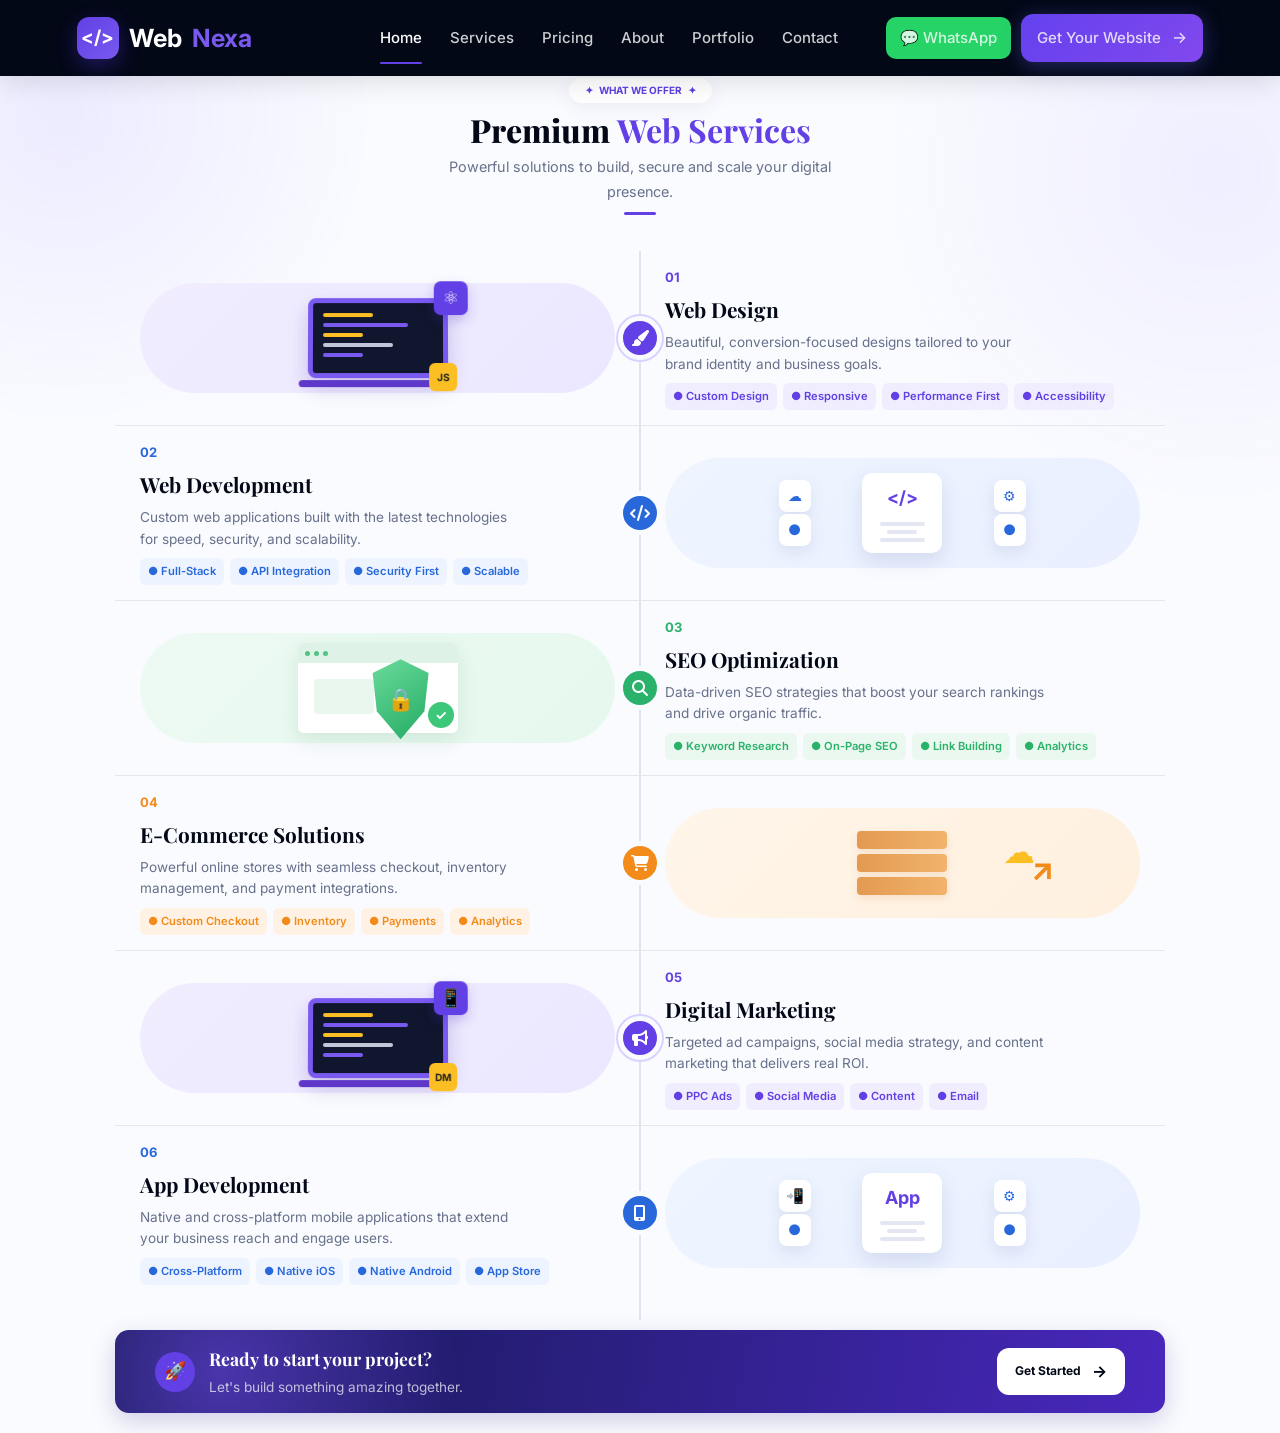
<file: index.html>
<!DOCTYPE html>
<html lang="en">
<head>
    <meta charset="UTF-8">
    <meta name="viewport" content="width=device-width, initial-scale=1.0">
    <title>WebNexa — Premium Web Design & Digital Services</title>
    <link rel="stylesheet" href="css/home.css">
    <link rel="preconnect" href="https://fonts.googleapis.com">
    <link rel="preconnect" href="https://fonts.gstatic.com" crossorigin>
    <link href="https://fonts.googleapis.com/css2?family=Playfair+Display:wght@400;500;600;700;800;900&family=Inter:wght@300;400;500;600;700&display=swap" rel="stylesheet">
    <link rel="stylesheet" href="https://cdnjs.cloudflare.com/ajax/libs/font-awesome/6.5.1/css/all.min.css">
</head>
<body>

<!-- ================= NAVBAR ================= -->
<header class="navbar">
    <a href="index.html" class="logo" aria-label="WebNexa Home">
        <div class="logo-icon">&lt;/&gt;</div>
        <span class="logo-white">Web</span><span class="logo-purple">Nexa</span>
    </a>

    <button class="mobile-toggle" id="mobileToggle" aria-label="Toggle menu" aria-expanded="false">
        <span></span>
        <span></span>
        <span></span>
    </button>

    <nav aria-label="Main navigation" id="mainNav">
        <a href="#home" class="active">Home</a>
        <a href="services.html">Services</a>
        <a href="pricing.html">Pricing</a>
        <a href="about.html">About</a>
        <a href="portfolio.html">Portfolio</a>
        <a href="#contact">Contact</a>
        
        <div class="nav-actions">
            <a href="https://wa.me/923008932525" class="whatsapp-btn" target="_blank" rel="noopener noreferrer">💬 WhatsApp</a>
            <a href="requirements.html" class="talk-btn">Get Your Website <span>→</span></a>
        </div>
    </nav>
</header>

<div class="mobile-bottom-bar">
    <a href="https://wa.me/923008932525" class="mobile-bar-btn whatsapp" target="_blank" rel="noopener noreferrer">💬 WhatsApp</a>
    <a href="requirements.html" class="mobile-bar-btn get-started">Get Started <span>→</span></a>
</div>

<!-- ================= HOME ================= -->
<main class="home" id="home">

    <!-- ================= HERO ================= -->
    <section class="hero-title">
        <div class="offer">
            <span>✦</span> WHAT WE OFFER <span>✦</span>
        </div>
        <h1>
            Premium <strong>Web Services</strong>
        </h1>
        <p>
            Powerful solutions to build, secure and scale your digital presence.
        </p>
        <div class="heading-line"></div>
    </section>

    <!-- ================= SERVICES TIMELINE ================= -->
    <section class="timeline" id="services">

        <!-- ===== 01 ===== -->
        <div class="service-row">
            <div class="visual purple-visual">
                <div class="laptop">
                    <div class="screen">
                        <div class="line yellow"></div>
                        <div class="line purple-line"></div>
                        <div class="line yellow small"></div>
                        <div class="line white-line"></div>
                        <div class="line purple-line small"></div>
                    </div>
                    <div class="laptop-base"></div>
                    <div class="react-icon">⚛</div>
                    <div class="js-icon">JS</div>
                </div>
            </div>
            <div class="service-text">
                <span class="number purple">01</span>
                <h2>Web Design</h2>
                <p>Beautiful, conversion-focused designs tailored to your brand identity and business goals.</p>
                <div class="tags">
                    <span>● Custom Design</span>
                    <span>● Responsive</span>
                    <span>● Performance First</span>
                    <span>● Accessibility</span>
                </div>
            </div>
            <div class="timeline-icon purple-icon"><i class="fas fa-paint-brush"></i></div>
        </div>

        <!-- ===== 02 ===== -->
        <div class="service-row reverse">
            <div class="service-text">
                <span class="number blue">02</span>
                <h2>Web Development</h2>
                <p>Custom web applications built with the latest technologies for speed, security, and scalability.</p>
                <div class="tags blue-tags">
                    <span>● Full-Stack</span>
                    <span>● API Integration</span>
                    <span>● Security First</span>
                    <span>● Scalable</span>
                </div>
            </div>
            <div class="visual blue-visual">
                <div class="api-card">
                    <div class="api-title">&lt;/&gt;</div>
                    <div class="api-line"></div>
                    <div class="api-line short"></div>
                    <div class="api-line"></div>
                </div>
                <div class="api-cloud cloud-one">☁</div>
                <div class="api-cloud cloud-two">●</div>
                <div class="api-cloud cloud-three">⚙</div>
                <div class="api-cloud cloud-four">●</div>
            </div>
            <div class="timeline-icon blue-icon"><i class="fas fa-code"></i></div>
        </div>

        <!-- ===== 03 ===== -->
        <div class="service-row">
            <div class="visual green-visual">
                <div class="security-window">
                    <div class="window-top">
                        <i></i>
                        <i></i>
                        <i></i>
                    </div>
                    <div class="window-content"></div>
                    <div class="shield">
                        <span>🔒</span>
                    </div>
                    <div class="check">✓</div>
                </div>
            </div>
            <div class="service-text">
                <span class="number green">03</span>
                <h2>SEO Optimization</h2>
                <p>Data-driven SEO strategies that boost your search rankings and drive organic traffic.</p>
                <div class="tags green-tags">
                    <span>● Keyword Research</span>
                    <span>● On-Page SEO</span>
                    <span>● Link Building</span>
                    <span>● Analytics</span>
                </div>
            </div>
            <div class="timeline-icon green-icon"><i class="fas fa-search"></i></div>
        </div>

        <!-- ===== 04 ===== -->
        <div class="service-row reverse">
            <div class="service-text">
                <span class="number orange">04</span>
                <h2>E-Commerce Solutions</h2>
                <p>Powerful online stores with seamless checkout, inventory management, and payment integrations.</p>
                <div class="tags orange-tags">
                    <span>● Custom Checkout</span>
                    <span>● Inventory</span>
                    <span>● Payments</span>
                    <span>● Analytics</span>
                </div>
            </div>
            <div class="visual orange-visual">
                <div class="server-box">
                    <div class="server"></div>
                    <div class="server"></div>
                    <div class="server"></div>
                </div>
                <div class="growth-arrow">↗</div>
                <div class="cloud">☁</div>
            </div>
            <div class="timeline-icon orange-icon"><i class="fas fa-shopping-cart"></i></div>
        </div>

        <!-- ===== 05 ===== -->
        <div class="service-row">
            <div class="visual purple-visual">
                <div class="laptop">
                    <div class="screen">
                        <div class="line yellow"></div>
                        <div class="line purple-line"></div>
                        <div class="line yellow small"></div>
                        <div class="line white-line"></div>
                        <div class="line purple-line small"></div>
                    </div>
                    <div class="laptop-base"></div>
                    <div class="react-icon">📱</div>
                    <div class="js-icon">DM</div>
                </div>
            </div>
            <div class="service-text">
                <span class="number purple">05</span>
                <h2>Digital Marketing</h2>
                <p>Targeted ad campaigns, social media strategy, and content marketing that delivers real ROI.</p>
                <div class="tags">
                    <span>● PPC Ads</span>
                    <span>● Social Media</span>
                    <span>● Content</span>
                    <span>● Email</span>
                </div>
            </div>
            <div class="timeline-icon purple-icon"><i class="fas fa-bullhorn"></i></div>
        </div>

        <!-- ===== 06 ===== -->
        <div class="service-row reverse">
            <div class="service-text">
                <span class="number blue">06</span>
                <h2>App Development</h2>
                <p>Native and cross-platform mobile applications that extend your business reach and engage users.</p>
                <div class="tags blue-tags">
                    <span>● Cross-Platform</span>
                    <span>● Native iOS</span>
                    <span>● Native Android</span>
                    <span>● App Store</span>
                </div>
            </div>
            <div class="visual blue-visual">
                <div class="api-card">
                    <div class="api-title">App</div>
                    <div class="api-line"></div>
                    <div class="api-line short"></div>
                    <div class="api-line"></div>
                </div>
                <div class="api-cloud cloud-one">📲</div>
                <div class="api-cloud cloud-two">●</div>
                <div class="api-cloud cloud-three">⚙</div>
                <div class="api-cloud cloud-four">●</div>
            </div>
            <div class="timeline-icon blue-icon"><i class="fas fa-mobile-alt"></i></div>
        </div>

    </section>

    <!-- ================= CTA ================= -->
    <section class="cta">
        <div class="cta-left">
            <div class="rocket">🚀</div>
            <div>
                <h3>Ready to start your project?</h3>
                <p>Let's build something amazing together.</p>
            </div>
        </div>
        <a href="requirements.html" class="talk-btn">
            Get Started <span>→</span>
        </a>
    </section>

</main>

<script>
    const mobileToggle = document.getElementById('mobileToggle');
    const mainNav = document.getElementById('mainNav');
    
    if (mobileToggle && mainNav) {
        mobileToggle.addEventListener('click', function() {
            const isOpen = mainNav.classList.toggle('open');
            mobileToggle.classList.toggle('active');
            mobileToggle.setAttribute('aria-expanded', String(isOpen));
            document.body.classList.toggle('menu-open', isOpen);
        });
        
        mainNav.querySelectorAll('a').forEach(function(link) {
            link.addEventListener('click', function() {
                mainNav.classList.remove('open');
                mobileToggle.classList.remove('active');
                mobileToggle.setAttribute('aria-expanded', 'false');
                document.body.classList.remove('menu-open');
            });
        });
        
        document.addEventListener('keydown', function(e) {
            if (e.key === 'Escape' && mainNav.classList.contains('open')) {
                mainNav.classList.remove('open');
                mobileToggle.classList.remove('active');
                mobileToggle.setAttribute('aria-expanded', 'false');
                document.body.classList.remove('menu-open');
            }
        });
    }
</script>

</body>
</html>
</file>
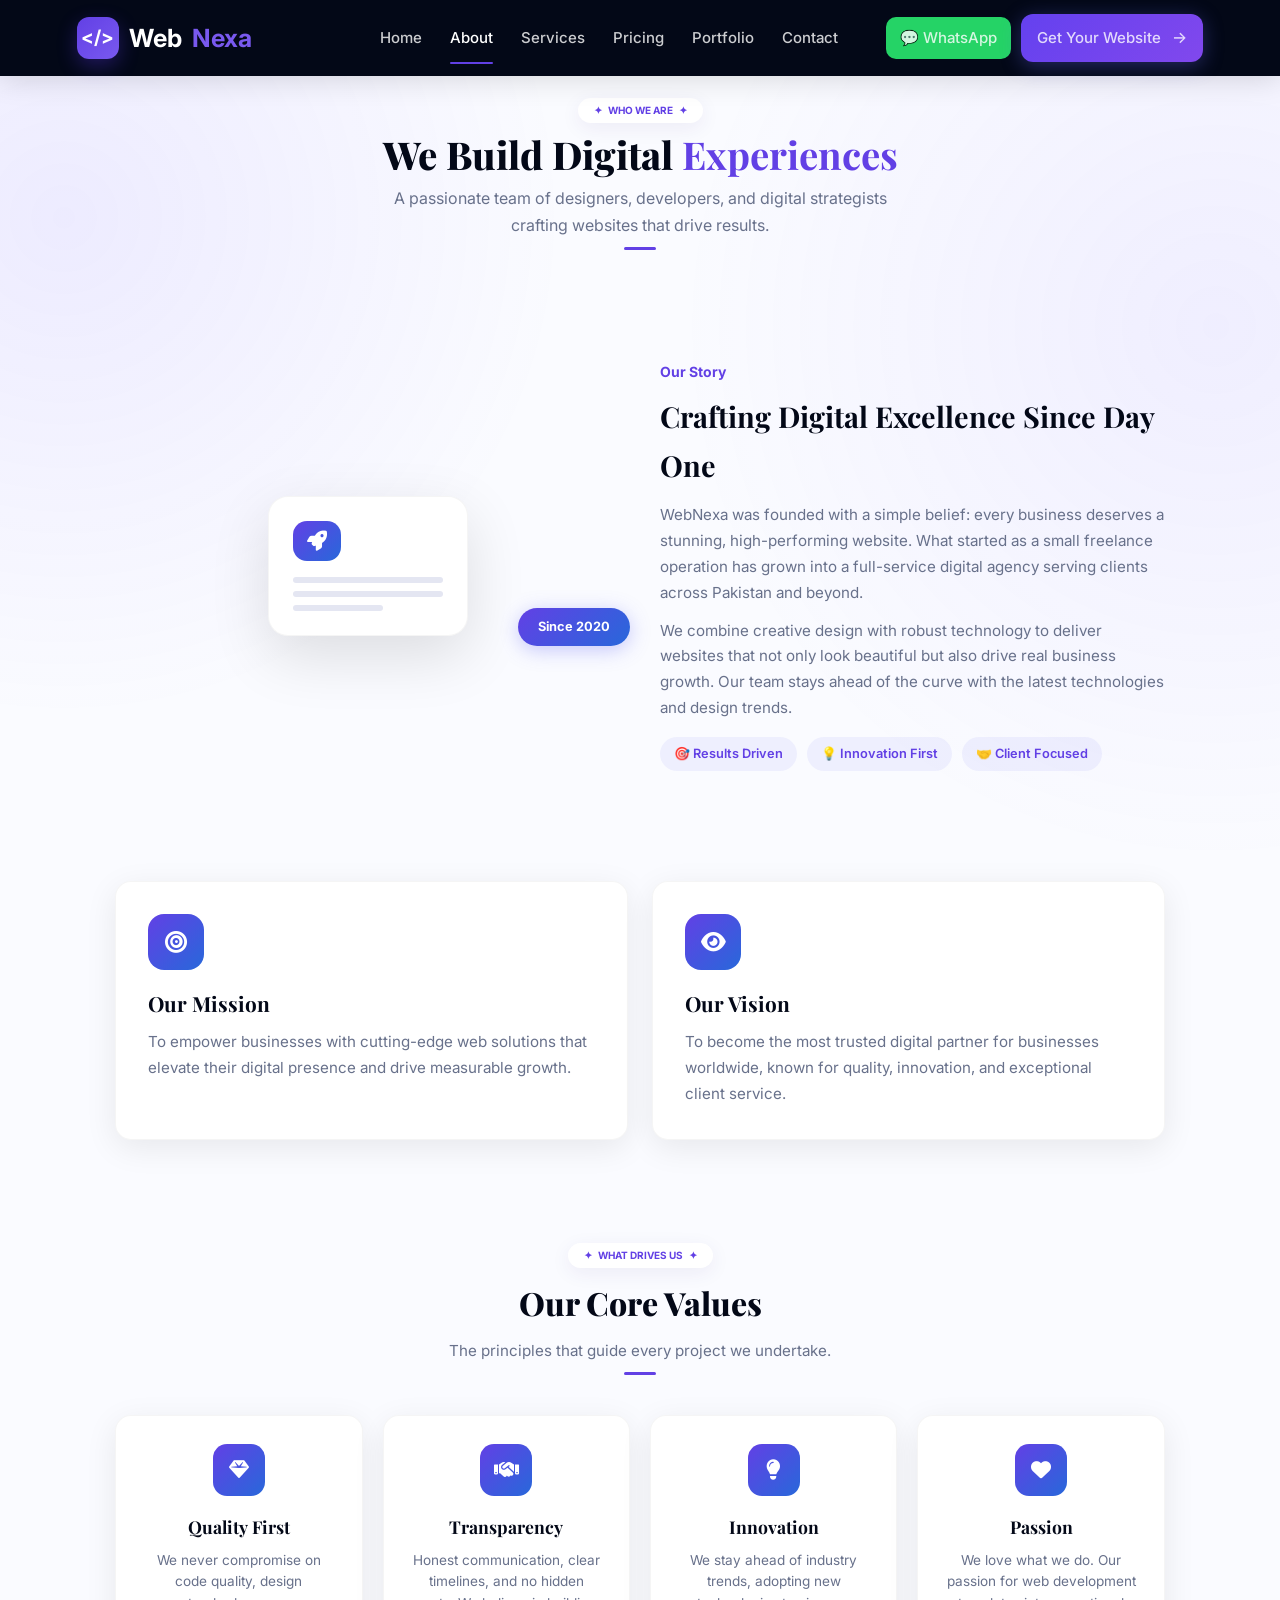
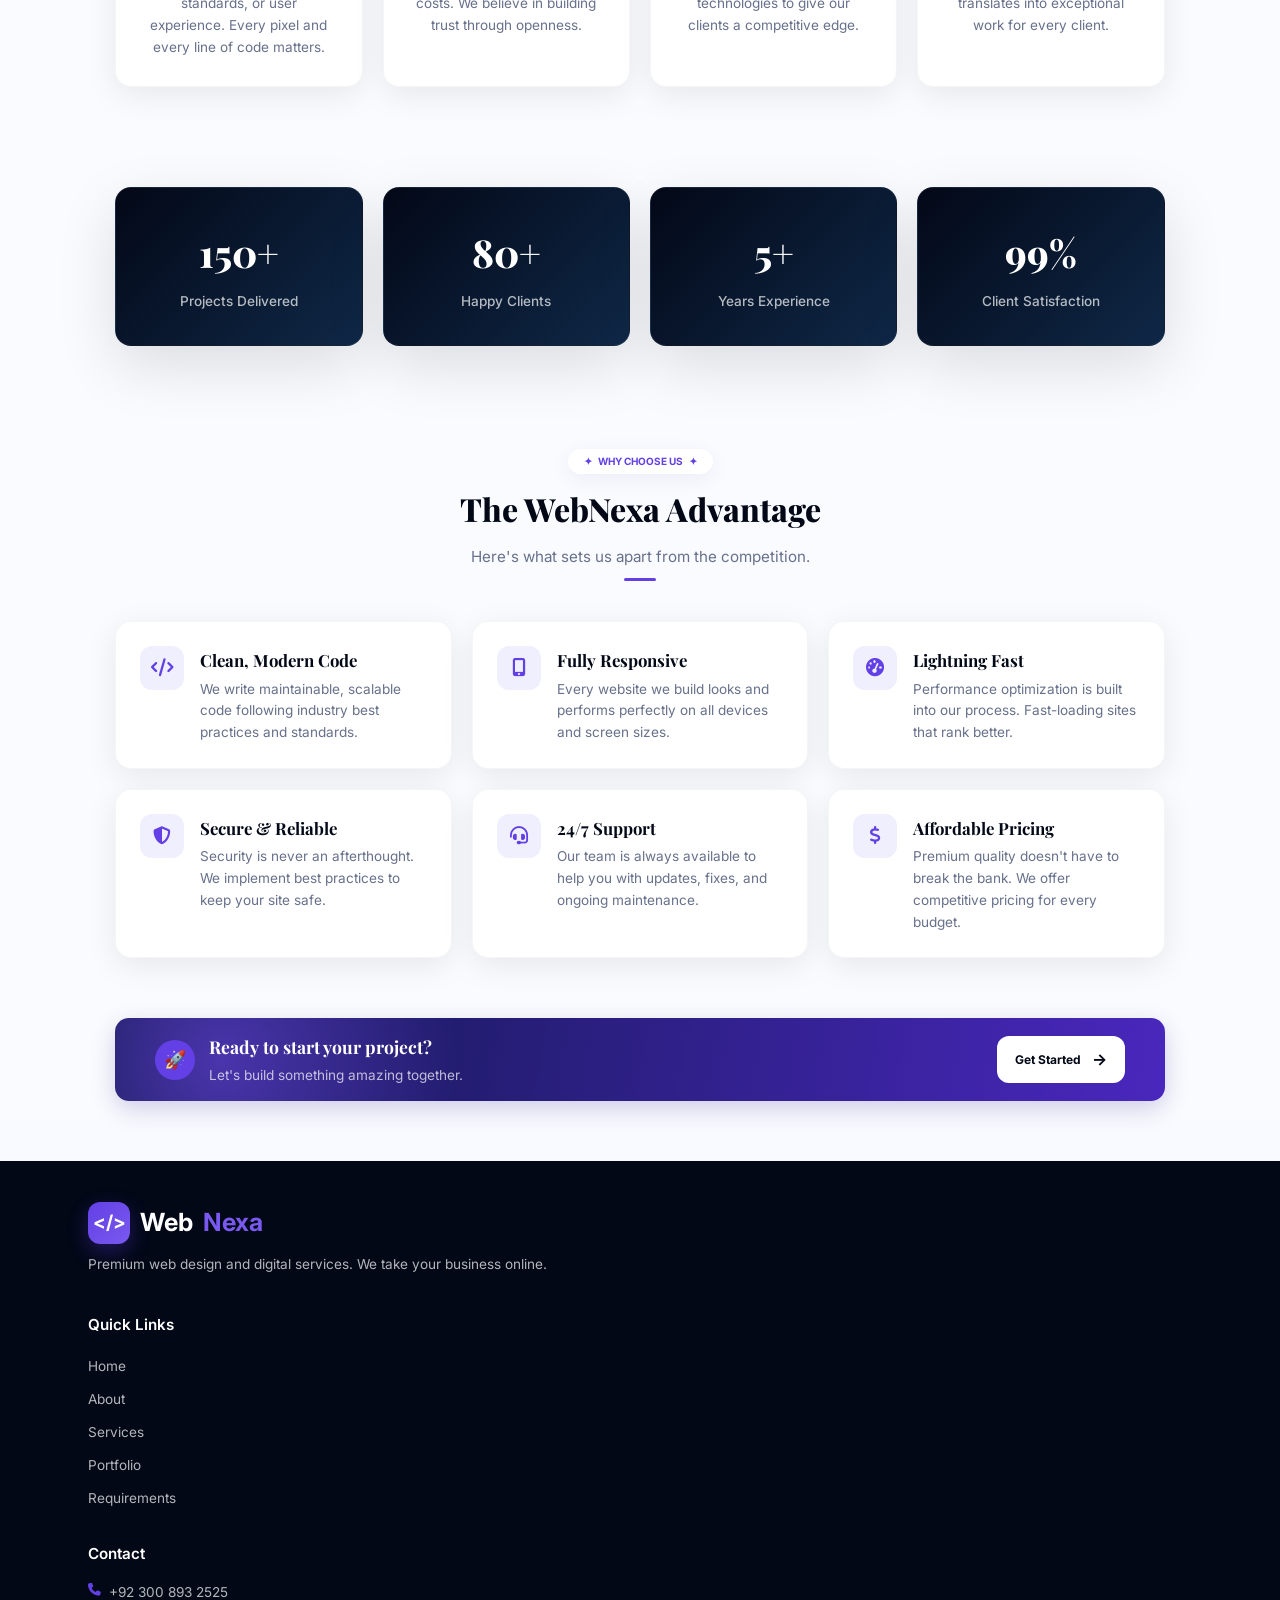
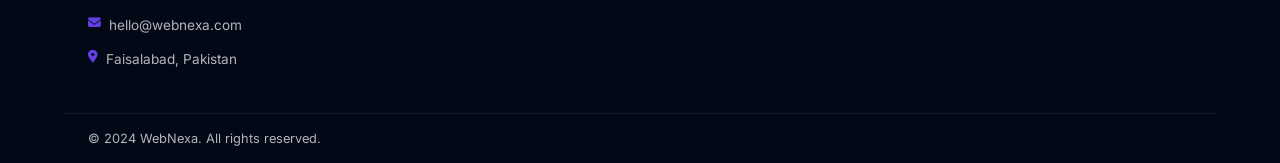
<file: about.html>
<!DOCTYPE html>
<html lang="en">
<head>
    <meta charset="UTF-8">
    <meta name="viewport" content="width=device-width, initial-scale=1.0">
    <title>About Us — WebNexa</title>
    <link rel="stylesheet" href="css/home.css">
    <link rel="preconnect" href="https://fonts.googleapis.com">
    <link rel="preconnect" href="https://fonts.gstatic.com" crossorigin>
    <link href="https://fonts.googleapis.com/css2?family=Playfair+Display:wght@400;500;600;700;800;900&family=Inter:wght@300;400;500;600;700&display=swap" rel="stylesheet">
    <link rel="stylesheet" href="https://cdnjs.cloudflare.com/ajax/libs/font-awesome/6.5.1/css/all.min.css">
</head>
<body>

<!-- ================= NAVBAR ================= -->
<header class="navbar">
    <a href="index.html" class="logo" aria-label="WebNexa Home">
        <div class="logo-icon">&lt;/&gt;</div>
        <span class="logo-white">Web</span><span class="logo-purple">Nexa</span>
    </a>

    <button class="mobile-toggle" id="mobileToggle" aria-label="Toggle menu" aria-expanded="false">
        <span></span>
        <span></span>
        <span></span>
    </button>

    <nav aria-label="Main navigation" id="mainNav">
        <a href="index.html">Home</a>
        <a href="about.html" class="active">About</a>
        <a href="index.html#services">Services</a>
        <a href="index.html#pricing">Pricing</a>
        <a href="portfolio.html">Portfolio</a>
        <a href="index.html#contact">Contact</a>
        
        <div class="nav-actions">
            <a href="https://wa.me/923008932525" class="whatsapp-btn" target="_blank" rel="noopener noreferrer">💬 WhatsApp</a>
            <a href="requirements.html" class="talk-btn">Get Your Website <span>→</span></a>
        </div>
    </nav>
</header>

<div class="mobile-bottom-bar">
    <a href="https://wa.me/923008932525" class="mobile-bar-btn whatsapp" target="_blank" rel="noopener noreferrer">💬 WhatsApp</a>
    <a href="requirements.html" class="mobile-bar-btn get-started">Get Started <span>→</span></a>
</div>

<!-- ================= ABOUT ================= -->
<main class="about-page">

    <!-- ================= ABOUT HERO ================= -->
    <section class="about-hero">
        <div class="about-hero-content">
            <div class="offer">
                <span>✦</span> WHO WE ARE <span>✦</span>
            </div>
            <h1>
                We Build Digital <strong>Experiences</strong>
            </h1>
            <p>
                A passionate team of designers, developers, and digital strategists crafting websites that drive results.
            </p>
            <div class="heading-line"></div>
        </div>
    </section>

    <!-- ================= OUR STORY ================= -->
    <section class="about-story">
        <div class="story-container">
            <div class="story-visual">
                <div class="story-card">
                    <div class="story-icon"><i class="fas fa-rocket"></i></div>
                    <div class="story-content">
                        <div class="story-line long"></div>
                        <div class="story-line"></div>
                        <div class="story-line short"></div>
                    </div>
                </div>
                <div class="story-badge">Since 2020</div>
            </div>
            <div class="story-text">
                <span class="number purple">Our Story</span>
                <h2>Crafting Digital Excellence Since Day One</h2>
                <p>
                    WebNexa was founded with a simple belief: every business deserves a stunning, high-performing website. What started as a small freelance operation has grown into a full-service digital agency serving clients across Pakistan and beyond.
                </p>
                <p>
                    We combine creative design with robust technology to deliver websites that not only look beautiful but also drive real business growth. Our team stays ahead of the curve with the latest technologies and design trends.
                </p>
                <div class="story-tags">
                    <span>🎯 Results Driven</span>
                    <span>💡 Innovation First</span>
                    <span>🤝 Client Focused</span>
                </div>
            </div>
        </div>
    </section>

    <!-- ================= MISSION & VISION ================= -->
    <section class="mission-vision">
        <div class="mv-container">
            <div class="mv-card">
                <div class="mv-icon"><i class="fas fa-bullseye"></i></div>
                <h3>Our Mission</h3>
                <p>To empower businesses with cutting-edge web solutions that elevate their digital presence and drive measurable growth.</p>
            </div>
            <div class="mv-card">
                <div class="mv-icon"><i class="fas fa-eye"></i></div>
                <h3>Our Vision</h3>
                <p>To become the most trusted digital partner for businesses worldwide, known for quality, innovation, and exceptional client service.</p>
            </div>
        </div>
    </section>

    <!-- ================= CORE VALUES ================= -->
    <section class="values-section">
        <div class="values-container">
            <div class="values-header">
                <div class="offer">
                    <span>✦</span> WHAT DRIVES US <span>✦</span>
                </div>
                <h2>Our Core Values</h2>
                <p>The principles that guide every project we undertake.</p>
                <div class="heading-line"></div>
            </div>
            <div class="values-grid">
                <div class="value-card">
                    <div class="value-icon"><i class="fas fa-gem"></i></div>
                    <h4>Quality First</h4>
                    <p>We never compromise on code quality, design standards, or user experience. Every pixel and every line of code matters.</p>
                </div>
                <div class="value-card">
                    <div class="value-icon"><i class="fas fa-handshake"></i></div>
                    <h4>Transparency</h4>
                    <p>Honest communication, clear timelines, and no hidden costs. We believe in building trust through openness.</p>
                </div>
                <div class="value-card">
                    <div class="value-icon"><i class="fas fa-lightbulb"></i></div>
                    <h4>Innovation</h4>
                    <p>We stay ahead of industry trends, adopting new technologies to give our clients a competitive edge.</p>
                </div>
                <div class="value-card">
                    <div class="value-icon"><i class="fas fa-heart"></i></div>
                    <h4>Passion</h4>
                    <p>We love what we do. Our passion for web development translates into exceptional work for every client.</p>
                </div>
            </div>
        </div>
    </section>

    <!-- ================= STATS ================= -->
    <section class="stats-section">
        <div class="stats-container">
            <div class="stat-card">
                <div class="stat-number">150+</div>
                <div class="stat-label">Projects Delivered</div>
            </div>
            <div class="stat-card">
                <div class="stat-number">80+</div>
                <div class="stat-label">Happy Clients</div>
            </div>
            <div class="stat-card">
                <div class="stat-number">5+</div>
                <div class="stat-label">Years Experience</div>
            </div>
            <div class="stat-card">
                <div class="stat-number">99%</div>
                <div class="stat-label">Client Satisfaction</div>
            </div>
        </div>
    </section>

    <!-- ================= WHY CHOOSE US ================= -->
    <section class="why-us">
        <div class="why-container">
            <div class="why-header">
                <div class="offer">
                    <span>✦</span> WHY CHOOSE US <span>✦</span>
                </div>
                <h2>The WebNexa Advantage</h2>
                <p>Here's what sets us apart from the competition.</p>
                <div class="heading-line"></div>
            </div>
            <div class="why-grid">
                <div class="why-item">
                    <div class="why-icon"><i class="fas fa-code"></i></div>
                    <div class="why-content">
                        <h4>Clean, Modern Code</h4>
                        <p>We write maintainable, scalable code following industry best practices and standards.</p>
                    </div>
                </div>
                <div class="why-item">
                    <div class="why-icon"><i class="fas fa-mobile-alt"></i></div>
                    <div class="why-content">
                        <h4>Fully Responsive</h4>
                        <p>Every website we build looks and performs perfectly on all devices and screen sizes.</p>
                    </div>
                </div>
                <div class="why-item">
                    <div class="why-icon"><i class="fas fa-tachometer-alt"></i></div>
                    <div class="why-content">
                        <h4>Lightning Fast</h4>
                        <p>Performance optimization is built into our process. Fast-loading sites that rank better.</p>
                    </div>
                </div>
                <div class="why-item">
                    <div class="why-icon"><i class="fas fa-shield-alt"></i></div>
                    <div class="why-content">
                        <h4>Secure & Reliable</h4>
                        <p>Security is never an afterthought. We implement best practices to keep your site safe.</p>
                    </div>
                </div>
                <div class="why-item">
                    <div class="why-icon"><i class="fas fa-headset"></i></div>
                    <div class="why-content">
                        <h4>24/7 Support</h4>
                        <p>Our team is always available to help you with updates, fixes, and ongoing maintenance.</p>
                    </div>
                </div>
                <div class="why-item">
                    <div class="why-icon"><i class="fas fa-dollar-sign"></i></div>
                    <div class="why-content">
                        <h4>Affordable Pricing</h4>
                        <p>Premium quality doesn't have to break the bank. We offer competitive pricing for every budget.</p>
                    </div>
                </div>
            </div>
        </div>
    </section>

    <!-- ================= CTA ================= -->
    <section class="cta">
        <div class="cta-left">
            <div class="rocket">🚀</div>
            <div>
                <h3>Ready to start your project?</h3>
                <p>Let's build something amazing together.</p>
            </div>
        </div>
        <a href="requirements.html" class="talk-btn">
            Get Started <span>→</span>
        </a>
    </section>

</main>

<!-- ================= FOOTER ================= -->
<footer class="footer">
    <div class="container">
        <div class="footer-grid">
            <div class="footer-brand">
                <a href="index.html" class="logo">
                    <div class="logo-icon">&lt;/&gt;</div>
                    <span class="logo-white">Web</span><span class="logo-purple">Nexa</span>
                </a>
                <p class="footer-desc">Premium web design and digital services. We take your business online.</p>
            </div>
            <div class="footer-links">
                <h4>Quick Links</h4>
                <ul>
                    <li><a href="index.html">Home</a></li>
                    <li><a href="about.html">About</a></li>
                    <li><a href="index.html#services">Services</a></li>
                    <li><a href="portfolio.html">Portfolio</a></li>
                    <li><a href="requirements.html">Requirements</a></li>
                </ul>
            </div>
            <div class="footer-contact">
                <h4>Contact</h4>
                <div class="contact-item">
                    <i class="fas fa-phone"></i>
                    <span>+92 300 893 2525</span>
                </div>
                <div class="contact-item">
                    <i class="fas fa-envelope"></i>
                    <span>hello@webnexa.com</span>
                </div>
                <div class="contact-item">
                    <i class="fas fa-map-marker-alt"></i>
                    <span>Faisalabad, Pakistan</span>
                </div>
            </div>
        </div>
        <div class="footer-bottom">
            <p>&copy; 2024 WebNexa. All rights reserved.</p>
        </div>
    </div>
</footer>

<script>
    const mobileToggle = document.getElementById('mobileToggle');
    const mainNav = document.getElementById('mainNav');
    
    if (mobileToggle && mainNav) {
        mobileToggle.addEventListener('click', function() {
            const isOpen = mainNav.classList.toggle('open');
            mobileToggle.classList.toggle('active');
            mobileToggle.setAttribute('aria-expanded', String(isOpen));
            document.body.classList.toggle('menu-open', isOpen);
        });
        
        mainNav.querySelectorAll('a').forEach(function(link) {
            link.addEventListener('click', function() {
                mainNav.classList.remove('open');
                mobileToggle.classList.remove('active');
                mobileToggle.setAttribute('aria-expanded', 'false');
                document.body.classList.remove('menu-open');
            });
        });
        
        document.addEventListener('keydown', function(e) {
            if (e.key === 'Escape' && mainNav.classList.contains('open')) {
                mainNav.classList.remove('open');
                mobileToggle.classList.remove('active');
                mobileToggle.setAttribute('aria-expanded', 'false');
                document.body.classList.remove('menu-open');
            }
        });
    }
</script>

</body>
</html>
</file>
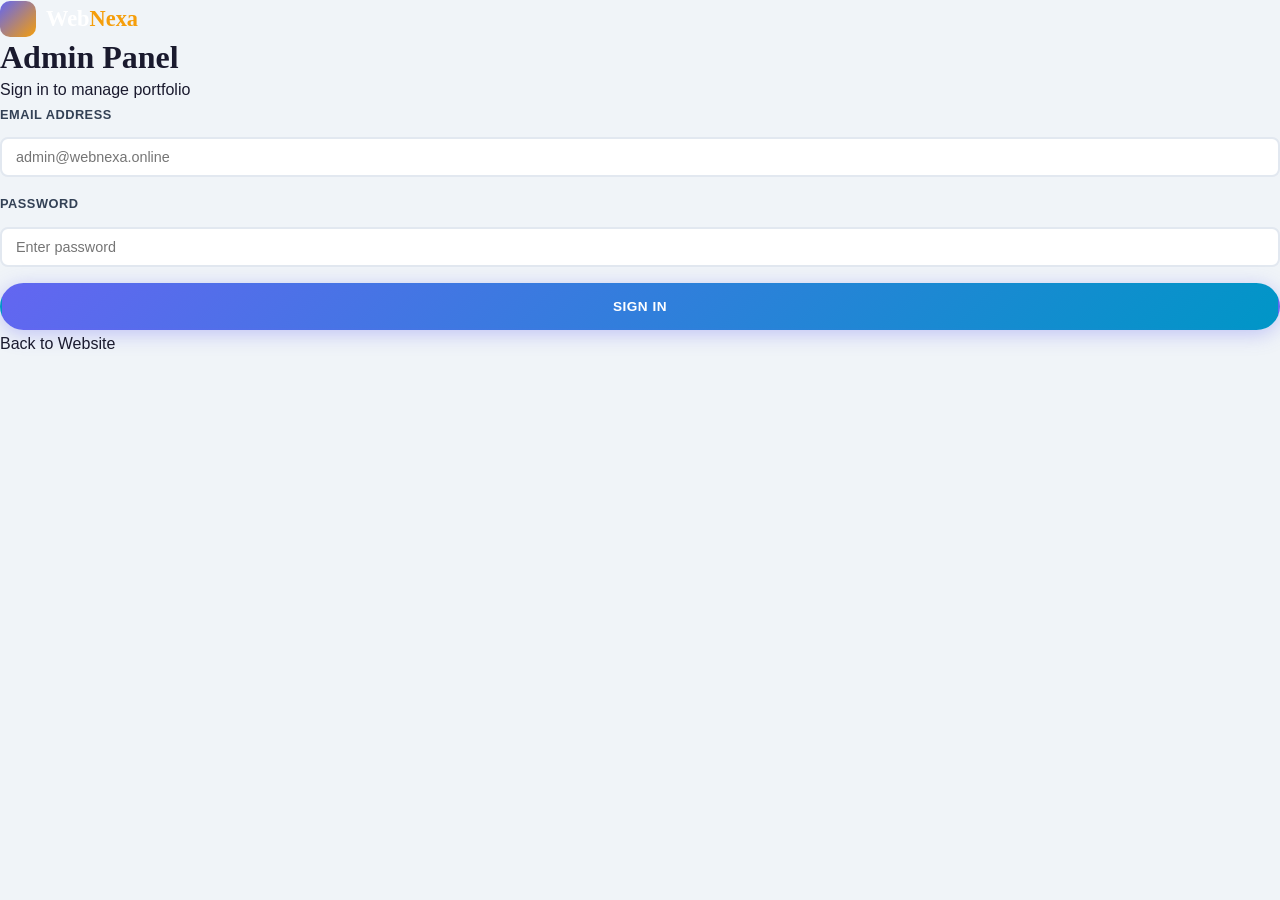
<file: admin-login.html>
<!DOCTYPE html>
<html lang="en">
<head>
  <meta charset="UTF-8">
  <meta name="viewport" content="width=device-width, initial-scale=1.0">
  <title>Admin Login — WebNexa</title>
  <link rel="stylesheet" href="css/styles.css">
  <link rel="stylesheet" href="css/admin.css">
</head>
<body>
  <div class="login-wrapper">
    <div class="login-card">
      <div class="login-header">
        <div class="admin-brand">
          <span class="logo-icon"><i class="fas fa-code"></i></span>
          <span class="logo-text">Web<span class="logo-accent">Nexa</span></span>
        </div>
        <h1>Admin Panel</h1>
        <p>Sign in to manage portfolio</p>
      </div>
      <form id="loginForm" class="login-form">
        <div class="form-group">
          <label for="email">Email Address</label>
          <input type="email" id="email" placeholder="admin@webnexa.online" required>
        </div>
        <div class="form-group">
          <label for="password">Password</label>
          <input type="password" id="password" placeholder="Enter password" required>
        </div>
        <button type="submit" class="btn btn-primary btn-block">Sign In</button>
      </form>
      <div class="login-footer">
        <a href="index.html"><i class="fas fa-arrow-left"></i> Back to Website</a>
      </div>
    </div>
  </div>

  <script src="js/admin-auth.js"></script>
</body>
</html>
</file>
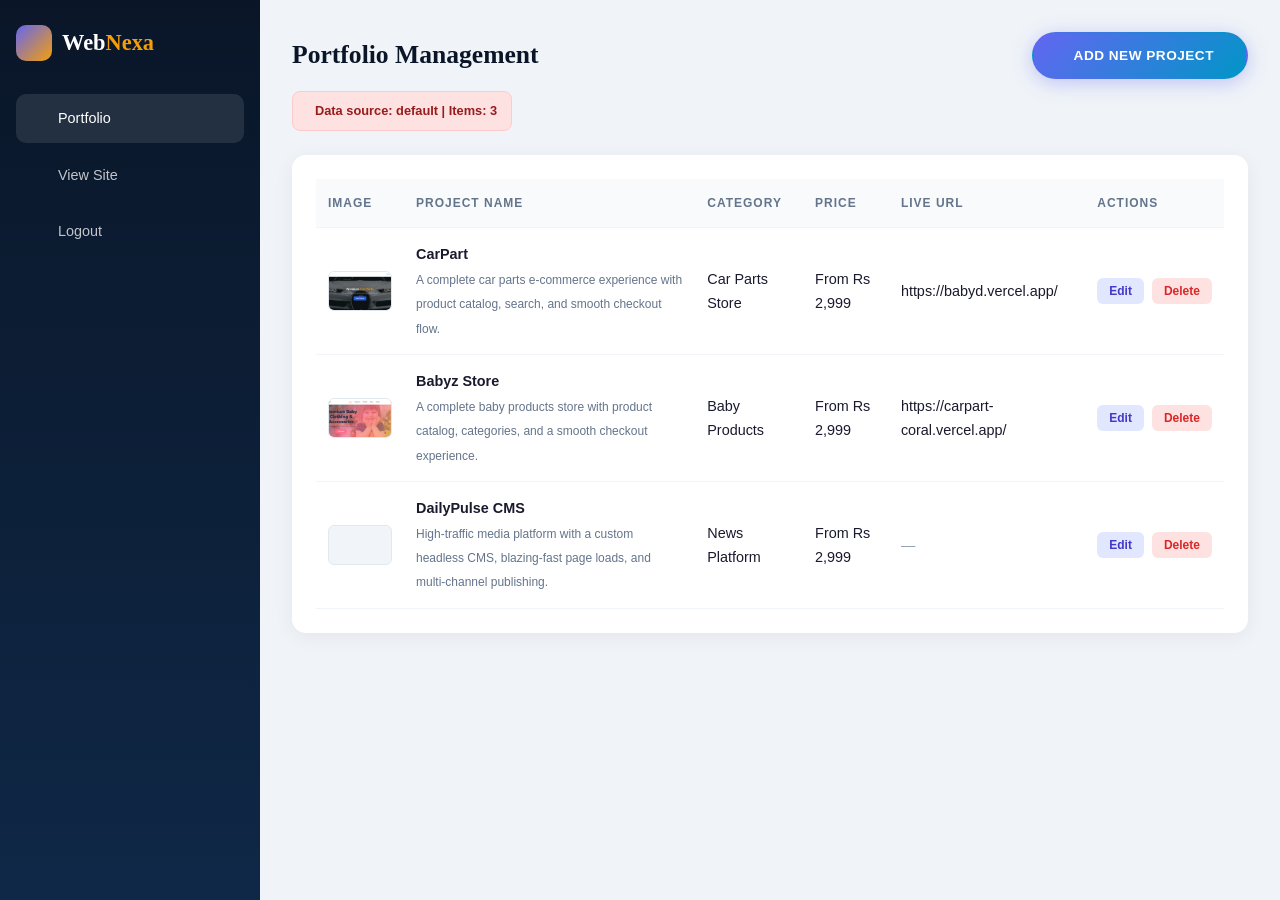
<file: admin.html>
<!DOCTYPE html>
<html lang="en">
<head>
  <meta charset="UTF-8">
  <meta name="viewport" content="width=device-width, initial-scale=1.0">
  <title>Admin Panel — WebNexa Portfolio</title>
  <link rel="stylesheet" href="css/styles.css">
  <link rel="stylesheet" href="css/admin.css">
</head>
<body>
  <div class="admin-layout">
    <aside class="admin-sidebar">
      <div class="admin-brand">
        <span class="logo-icon"><i class="fas fa-code"></i></span>
        <span class="logo-text">Web<span class="logo-accent">Nexa</span></span>
      </div>
      <nav class="admin-nav">
        <a href="#" class="admin-nav-link active"><i class="fas fa-briefcase"></i> Portfolio</a>
        <a href="index.html" class="admin-nav-link"><i class="fas fa-external-link-alt"></i> View Site</a>
        <a href="#" class="admin-nav-link" id="logoutBtn"><i class="fas fa-sign-out-alt"></i> Logout</a>
      </nav>
    </aside>
    <main class="admin-main">
      <header class="admin-header">
        <div class="admin-header-top">
          <h1>Portfolio Management</h1>
          <button class="btn btn-primary" id="addNewBtn"><i class="fas fa-plus"></i> Add New Project</button>
        </div>
        <div class="storage-status" id="storageStatus">
          <i class="fas fa-spinner fa-spin"></i> Loading storage...
        </div>
      </header>
      <div class="admin-content">
        <div class="portfolio-table-wrapper">
          <table class="portfolio-table">
            <thead>
              <tr>
                <th>Image</th>
                <th>Project Name</th>
                <th>Category</th>
                <th>Price</th>
                <th>Live URL</th>
                <th>Actions</th>
              </tr>
            </thead>
            <tbody id="portfolioTableBody">
            </tbody>
          </table>
        </div>
      </div>
    </main>
  </div>

  <div class="modal-overlay" id="modalOverlay">
    <div class="modal">
      <div class="modal-header">
        <h2 id="modalTitle">Add New Project</h2>
        <button class="modal-close" id="modalClose">&times;</button>
      </div>
      <form id="portfolioForm" class="portfolio-form">
        <input type="hidden" id="editIndex">
        <div class="form-row">
          <div class="form-group">
            <label for="projectName">Project Name</label>
            <input type="text" id="projectName" placeholder="e.g. CarPart" required>
          </div>
          <div class="form-group">
            <label for="projectCategory">Category</label>
            <input type="text" id="projectCategory" placeholder="e.g. E-Commerce" required>
          </div>
        </div>
        <div class="form-group">
          <label for="projectImage">Image URL</label>
          <input type="url" id="projectImage" placeholder="https://example.com/image.png" required>
        </div>
        <div class="form-group">
          <label for="projectDescription">Short Description</label>
          <textarea id="projectDescription" rows="2" placeholder="Brief project description..."></textarea>
        </div>
        <div class="form-row">
          <div class="form-group">
            <label for="projectPrice">Price</label>
            <input type="text" id="projectPrice" placeholder="From Rs 2,999" required>
          </div>
          <div class="form-group">
            <label for="projectLiveUrl">Live Project URL</label>
            <input type="url" id="projectLiveUrl" placeholder="https://...">
          </div>
        </div>
        <div class="form-actions">
          <button type="button" class="btn btn-outline" id="cancelBtn">Cancel</button>
          <button type="submit" class="btn btn-primary">Save Project</button>
        </div>
      </form>
    </div>
  </div>

  <script src="js/admin.js"></script>
</body>
</html>
</file>
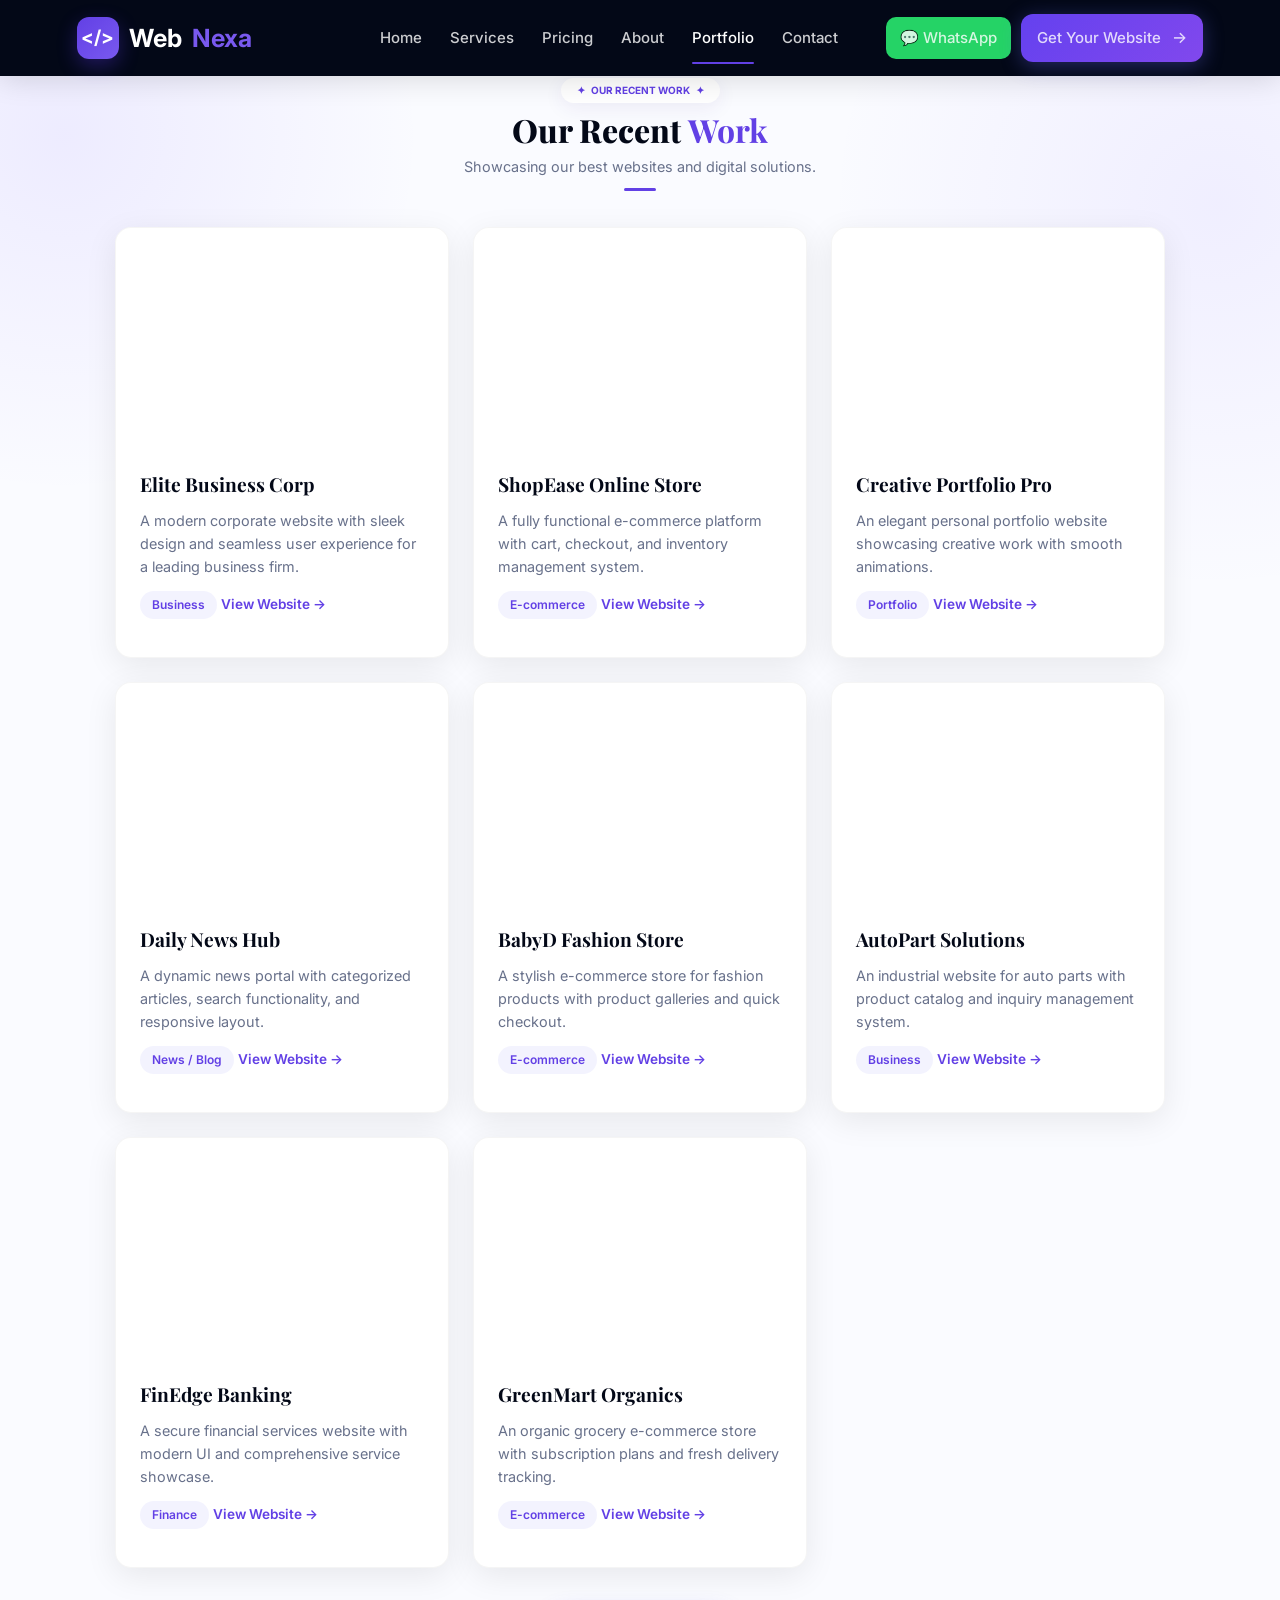
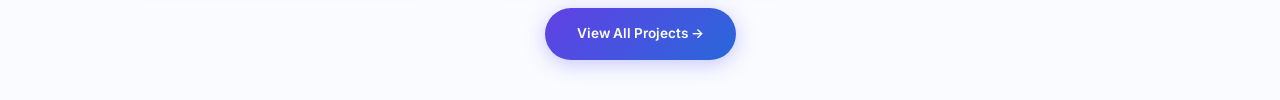
<file: portfolio.html>
<!DOCTYPE html>
<html lang="en">
<head>
    <meta charset="UTF-8">
    <meta name="viewport" content="width=device-width, initial-scale=1.0">
    <title>WebNexa — Portfolio</title>
    <link rel="stylesheet" href="css/home.css">
    <link rel="preconnect" href="https://fonts.googleapis.com">
    <link rel="preconnect" href="https://fonts.gstatic.com" crossorigin>
    <link href="https://fonts.googleapis.com/css2?family=Playfair+Display:wght@400;500;600;700;800;900&family=Inter:wght@300;400;500;600;700&display=swap" rel="stylesheet">
    <link rel="stylesheet" href="https://cdnjs.cloudflare.com/ajax/libs/font-awesome/6.5.1/css/all.min.css">
</head>
<body>

<!-- ================= NAVBAR ================= -->
<header class="navbar">
    <a href="index.html" class="logo" aria-label="WebNexa Home">
        <div class="logo-icon">&lt;/&gt;</div>
        <span class="logo-white">Web</span><span class="logo-purple">Nexa</span>
    </a>

    <button class="mobile-toggle" id="mobileToggle" aria-label="Toggle menu" aria-expanded="false">
        <span></span>
        <span></span>
        <span></span>
    </button>

    <nav aria-label="Main navigation" id="mainNav">
        <a href="index.html">Home</a>
        <a href="services.html">Services</a>
        <a href="pricing.html">Pricing</a>
        <a href="about.html">About</a>
        <a href="portfolio.html" class="active">Portfolio</a>
        <a href="index.html#contact">Contact</a>
        
        <div class="nav-actions">
            <a href="https://wa.me/923008932525" class="whatsapp-btn" target="_blank" rel="noopener noreferrer">💬 WhatsApp</a>
            <a href="requirements.html" class="talk-btn">Get Your Website <span>→</span></a>
        </div>
    </nav>
</header> 

<div class="mobile-bottom-bar">
    <a href="https://wa.me/923008932525" class="mobile-bar-btn whatsapp" target="_blank" rel="noopener noreferrer">💬 WhatsApp</a>
    <a href="requirements.html" class="mobile-bar-btn get-started">Get Started <span>→</span></a>
</div>

<!-- ================= PORTFOLIO ================= -->
<main class="portfolio-page" id="portfolio">

    <!-- ================= PORTFOLIO HERO ================= -->
    <section class="portfolio-hero">
        <div class="offer">
            <span>✦</span> OUR RECENT WORK <span>✦</span>
        </div>
        <h1>
            Our Recent <strong>Work</strong>
        </h1>
        <p>
            Showcasing our best websites and digital solutions.
        </p>
        <div class="heading-line"></div>
    </section>

    <!-- ================= PORTFOLIO GRID ================= -->
    <section class="portfolio-section">
        <div class="portfolio-grid">

            <!-- Project 1 -->
            <div class="portfolio-card">
                <div class="portfolio-image business-mockup">
                    <div class="site-homepage">
                        <div class="site-header">
                            <div class="site-logo-text"></div>
                            <div class="site-nav">
                                <span></span><span></span><span></span>
                            </div>
                        </div>
                        <div class="site-hero">
                            <div class="site-hero-tag"></div>
                            <div class="site-hero-title"></div>
                            <div class="site-hero-sub"></div>
                            <div class="site-hero-btns">
                                <div class="site-btn primary"></div>
                                <div class="site-btn outline"></div>
                            </div>
                        </div>
                        <div class="site-grid-3">
                            <div class="site-card">
                                <div class="site-card-icon"></div>
                                <div class="site-line"></div>
                                <div class="site-line short"></div>
                            </div>
                            <div class="site-card">
                                <div class="site-card-icon"></div>
                                <div class="site-line"></div>
                                <div class="site-line short"></div>
                            </div>
                            <div class="site-card">
                                <div class="site-card-icon"></div>
                                <div class="site-line"></div>
                                <div class="site-line short"></div>
                            </div>
                        </div>
                    </div>
                </div>
                <div class="portfolio-info">
                    <h3>Elite Business Corp</h3>
                    <p>A modern corporate website with sleek design and seamless user experience for a leading business firm.</p>
                    <span class="portfolio-category">Business</span>
                    <a href="#" class="portfolio-link-btn">View Website →</a>
                </div>
            </div>

            <!-- Project 2 -->
            <div class="portfolio-card">
                <div class="portfolio-image ecommerce-mockup">
                    <div class="site-homepage">
                        <div class="site-header">
                            <div class="site-logo-text"></div>
                            <div class="site-nav">
                                <span></span><span></span><span></span>
                            </div>
                        </div>
                        <div class="site-hero">
                            <div class="site-hero-tag"></div>
                            <div class="site-hero-title"></div>
                            <div class="site-hero-sub"></div>
                            <div class="site-hero-btns">
                                <div class="site-btn primary"></div>
                                <div class="site-btn outline"></div>
                            </div>
                        </div>
                        <div class="site-grid-3">
                            <div class="site-card">
                                <div class="site-card-icon"></div>
                                <div class="site-line"></div>
                                <div class="site-line short"></div>
                            </div>
                            <div class="site-card">
                                <div class="site-card-icon"></div>
                                <div class="site-line"></div>
                                <div class="site-line short"></div>
                            </div>
                            <div class="site-card">
                                <div class="site-card-icon"></div>
                                <div class="site-line"></div>
                                <div class="site-line short"></div>
                            </div>
                        </div>
                    </div>
                </div>
                <div class="portfolio-info">
                    <h3>ShopEase Online Store</h3>
                    <p>A fully functional e-commerce platform with cart, checkout, and inventory management system.</p>
                    <span class="portfolio-category">E-commerce</span>
                    <a href="#" class="portfolio-link-btn">View Website →</a>
                </div>
            </div>

            <!-- Project 3 -->
            <div class="portfolio-card">
                <div class="portfolio-image portfolio-mockup">
                    <div class="site-homepage">
                        <div class="site-header">
                            <div class="site-logo-text"></div>
                            <div class="site-nav">
                                <span></span><span></span><span></span>
                            </div>
                        </div>
                        <div class="site-hero">
                            <div class="site-hero-tag"></div>
                            <div class="site-hero-title"></div>
                            <div class="site-hero-sub"></div>
                            <div class="site-hero-btns">
                                <div class="site-btn primary"></div>
                                <div class="site-btn outline"></div>
                            </div>
                        </div>
                        <div class="site-grid-3">
                            <div class="site-card">
                                <div class="site-card-icon"></div>
                                <div class="site-line"></div>
                                <div class="site-line short"></div>
                            </div>
                            <div class="site-card">
                                <div class="site-card-icon"></div>
                                <div class="site-line"></div>
                                <div class="site-line short"></div>
                            </div>
                            <div class="site-card">
                                <div class="site-card-icon"></div>
                                <div class="site-line"></div>
                                <div class="site-line short"></div>
                            </div>
                        </div>
                    </div>
                </div>
                <div class="portfolio-info">
                    <h3>Creative Portfolio Pro</h3>
                    <p>An elegant personal portfolio website showcasing creative work with smooth animations.</p>
                    <span class="portfolio-category">Portfolio</span>
                    <a href="#" class="portfolio-link-btn">View Website →</a>
                </div>
            </div>

            <!-- Project 4 -->
            <div class="portfolio-card">
                <div class="portfolio-image news-mockup">
                    <div class="site-homepage">
                        <div class="site-header">
                            <div class="site-logo-text"></div>
                            <div class="site-nav">
                                <span></span><span></span><span></span>
                            </div>
                        </div>
                        <div class="site-hero">
                            <div class="site-hero-tag"></div>
                            <div class="site-hero-title"></div>
                            <div class="site-hero-sub"></div>
                            <div class="site-hero-btns">
                                <div class="site-btn primary"></div>
                                <div class="site-btn outline"></div>
                            </div>
                        </div>
                        <div class="site-grid-3">
                            <div class="site-card">
                                <div class="site-card-icon"></div>
                                <div class="site-line"></div>
                                <div class="site-line short"></div>
                            </div>
                            <div class="site-card">
                                <div class="site-card-icon"></div>
                                <div class="site-line"></div>
                                <div class="site-line short"></div>
                            </div>
                            <div class="site-card">
                                <div class="site-card-icon"></div>
                                <div class="site-line"></div>
                                <div class="site-line short"></div>
                            </div>
                        </div>
                    </div>
                </div>
                <div class="portfolio-info">
                    <h3>Daily News Hub</h3>
                    <p>A dynamic news portal with categorized articles, search functionality, and responsive layout.</p>
                    <span class="portfolio-category">News / Blog</span>
                    <a href="#" class="portfolio-link-btn">View Website →</a>
                </div>
            </div>

            <!-- Project 5 -->
            <div class="portfolio-card">
                <div class="portfolio-image store-mockup">
                    <div class="site-homepage">
                        <div class="site-header">
                            <div class="site-logo-text"></div>
                            <div class="site-nav">
                                <span></span><span></span><span></span>
                            </div>
                        </div>
                        <div class="site-hero">
                            <div class="site-hero-tag"></div>
                            <div class="site-hero-title"></div>
                            <div class="site-hero-sub"></div>
                            <div class="site-hero-btns">
                                <div class="site-btn primary"></div>
                                <div class="site-btn outline"></div>
                            </div>
                        </div>
                        <div class="site-grid-3">
                            <div class="site-card">
                                <div class="site-card-icon"></div>
                                <div class="site-line"></div>
                                <div class="site-line short"></div>
                            </div>
                            <div class="site-card">
                                <div class="site-card-icon"></div>
                                <div class="site-line"></div>
                                <div class="site-line short"></div>
                            </div>
                            <div class="site-card">
                                <div class="site-card-icon"></div>
                                <div class="site-line"></div>
                                <div class="site-line short"></div>
                            </div>
                        </div>
                    </div>
                </div>
                <div class="portfolio-info">
                    <h3>BabyD Fashion Store</h3>
                    <p>A stylish e-commerce store for fashion products with product galleries and quick checkout.</p>
                    <span class="portfolio-category">E-commerce</span>
                    <a href="#" class="portfolio-link-btn">View Website →</a>
                </div>
            </div>

            <!-- Project 6 -->
            <div class="portfolio-card">
                <div class="portfolio-image carpart-mockup">
                    <div class="site-homepage">
                        <div class="site-header">
                            <div class="site-logo-text"></div>
                            <div class="site-nav">
                                <span></span><span></span><span></span>
                            </div>
                        </div>
                        <div class="site-hero">
                            <div class="site-hero-tag"></div>
                            <div class="site-hero-title"></div>
                            <div class="site-hero-sub"></div>
                            <div class="site-hero-btns">
                                <div class="site-btn primary"></div>
                                <div class="site-btn outline"></div>
                            </div>
                        </div>
                        <div class="site-grid-3">
                            <div class="site-card">
                                <div class="site-card-icon"></div>
                                <div class="site-line"></div>
                                <div class="site-line short"></div>
                            </div>
                            <div class="site-card">
                                <div class="site-card-icon"></div>
                                <div class="site-line"></div>
                                <div class="site-line short"></div>
                            </div>
                            <div class="site-card">
                                <div class="site-card-icon"></div>
                                <div class="site-line"></div>
                                <div class="site-line short"></div>
                            </div>
                        </div>
                    </div>
                </div>
                <div class="portfolio-info">
                    <h3>AutoPart Solutions</h3>
                    <p>An industrial website for auto parts with product catalog and inquiry management system.</p>
                    <span class="portfolio-category">Business</span>
                    <a href="#" class="portfolio-link-btn">View Website →</a>
                </div>
            </div>

            <!-- Project 7 -->
            <div class="portfolio-card">
                <div class="portfolio-image business-mockup">
                    <div class="site-homepage">
                        <div class="site-header">
                            <div class="site-logo-text"></div>
                            <div class="site-nav">
                                <span></span><span></span><span></span>
                            </div>
                        </div>
                        <div class="site-hero">
                            <div class="site-hero-tag"></div>
                            <div class="site-hero-title"></div>
                            <div class="site-hero-sub"></div>
                            <div class="site-hero-btns">
                                <div class="site-btn primary"></div>
                                <div class="site-btn outline"></div>
                            </div>
                        </div>
                        <div class="site-grid-3">
                            <div class="site-card">
                                <div class="site-card-icon"></div>
                                <div class="site-line"></div>
                                <div class="site-line short"></div>
                            </div>
                            <div class="site-card">
                                <div class="site-card-icon"></div>
                                <div class="site-line"></div>
                                <div class="site-line short"></div>
                            </div>
                            <div class="site-card">
                                <div class="site-card-icon"></div>
                                <div class="site-line"></div>
                                <div class="site-line short"></div>
                            </div>
                        </div>
                    </div>
                </div>
                <div class="portfolio-info">
                    <h3>FinEdge Banking</h3>
                    <p>A secure financial services website with modern UI and comprehensive service showcase.</p>
                    <span class="portfolio-category">Finance</span>
                    <a href="#" class="portfolio-link-btn">View Website →</a>
                </div>
            </div>

            <!-- Project 8 -->
            <div class="portfolio-card">
                <div class="portfolio-image ecommerce-mockup">
                    <div class="site-homepage">
                        <div class="site-header">
                            <div class="site-logo-text"></div>
                            <div class="site-nav">
                                <span></span><span></span><span></span>
                            </div>
                        </div>
                        <div class="site-hero">
                            <div class="site-hero-tag"></div>
                            <div class="site-hero-title"></div>
                            <div class="site-hero-sub"></div>
                            <div class="site-hero-btns">
                                <div class="site-btn primary"></div>
                                <div class="site-btn outline"></div>
                            </div>
                        </div>
                        <div class="site-grid-3">
                            <div class="site-card">
                                <div class="site-card-icon"></div>
                                <div class="site-line"></div>
                                <div class="site-line short"></div>
                            </div>
                            <div class="site-card">
                                <div class="site-card-icon"></div>
                                <div class="site-line"></div>
                                <div class="site-line short"></div>
                            </div>
                            <div class="site-card">
                                <div class="site-card-icon"></div>
                                <div class="site-line"></div>
                                <div class="site-line short"></div>
                            </div>
                        </div>
                    </div>
                </div>
                <div class="portfolio-info">
                    <h3>GreenMart Organics</h3>
                    <p>An organic grocery e-commerce store with subscription plans and fresh delivery tracking.</p>
                    <span class="portfolio-category">E-commerce</span>
                    <a href="#" class="portfolio-link-btn">View Website →</a>
                </div>
            </div>

        </div>

        <!-- ================= VIEW ALL PROJECTS ================= -->
        <div class="view-all-wrapper">
            <a href="#" class="view-all-btn">View All Projects →</a>
        </div>
    </section>

</main>

<script>
    const mobileToggle = document.getElementById('mobileToggle');
    const mainNav = document.getElementById('mainNav');
    
    if (mobileToggle && mainNav) {
        mobileToggle.addEventListener('click', function() {
            const isOpen = mainNav.classList.toggle('open');
            mobileToggle.classList.toggle('active');
            mobileToggle.setAttribute('aria-expanded', String(isOpen));
            document.body.classList.toggle('menu-open', isOpen);
        });
        
        mainNav.querySelectorAll('a').forEach(function(link) {
            link.addEventListener('click', function() {
                mainNav.classList.remove('open');
                mobileToggle.classList.remove('active');
                mobileToggle.setAttribute('aria-expanded', 'false');
                document.body.classList.remove('menu-open');
            });
        });
        
        document.addEventListener('keydown', function(e) {
            if (e.key === 'Escape' && mainNav.classList.contains('open')) {
                mainNav.classList.remove('open');
                mobileToggle.classList.remove('active');
                mobileToggle.setAttribute('aria-expanded', 'false');
                document.body.classList.remove('menu-open');
            }
        });
    }
</script>

</body>
</html>
</file>
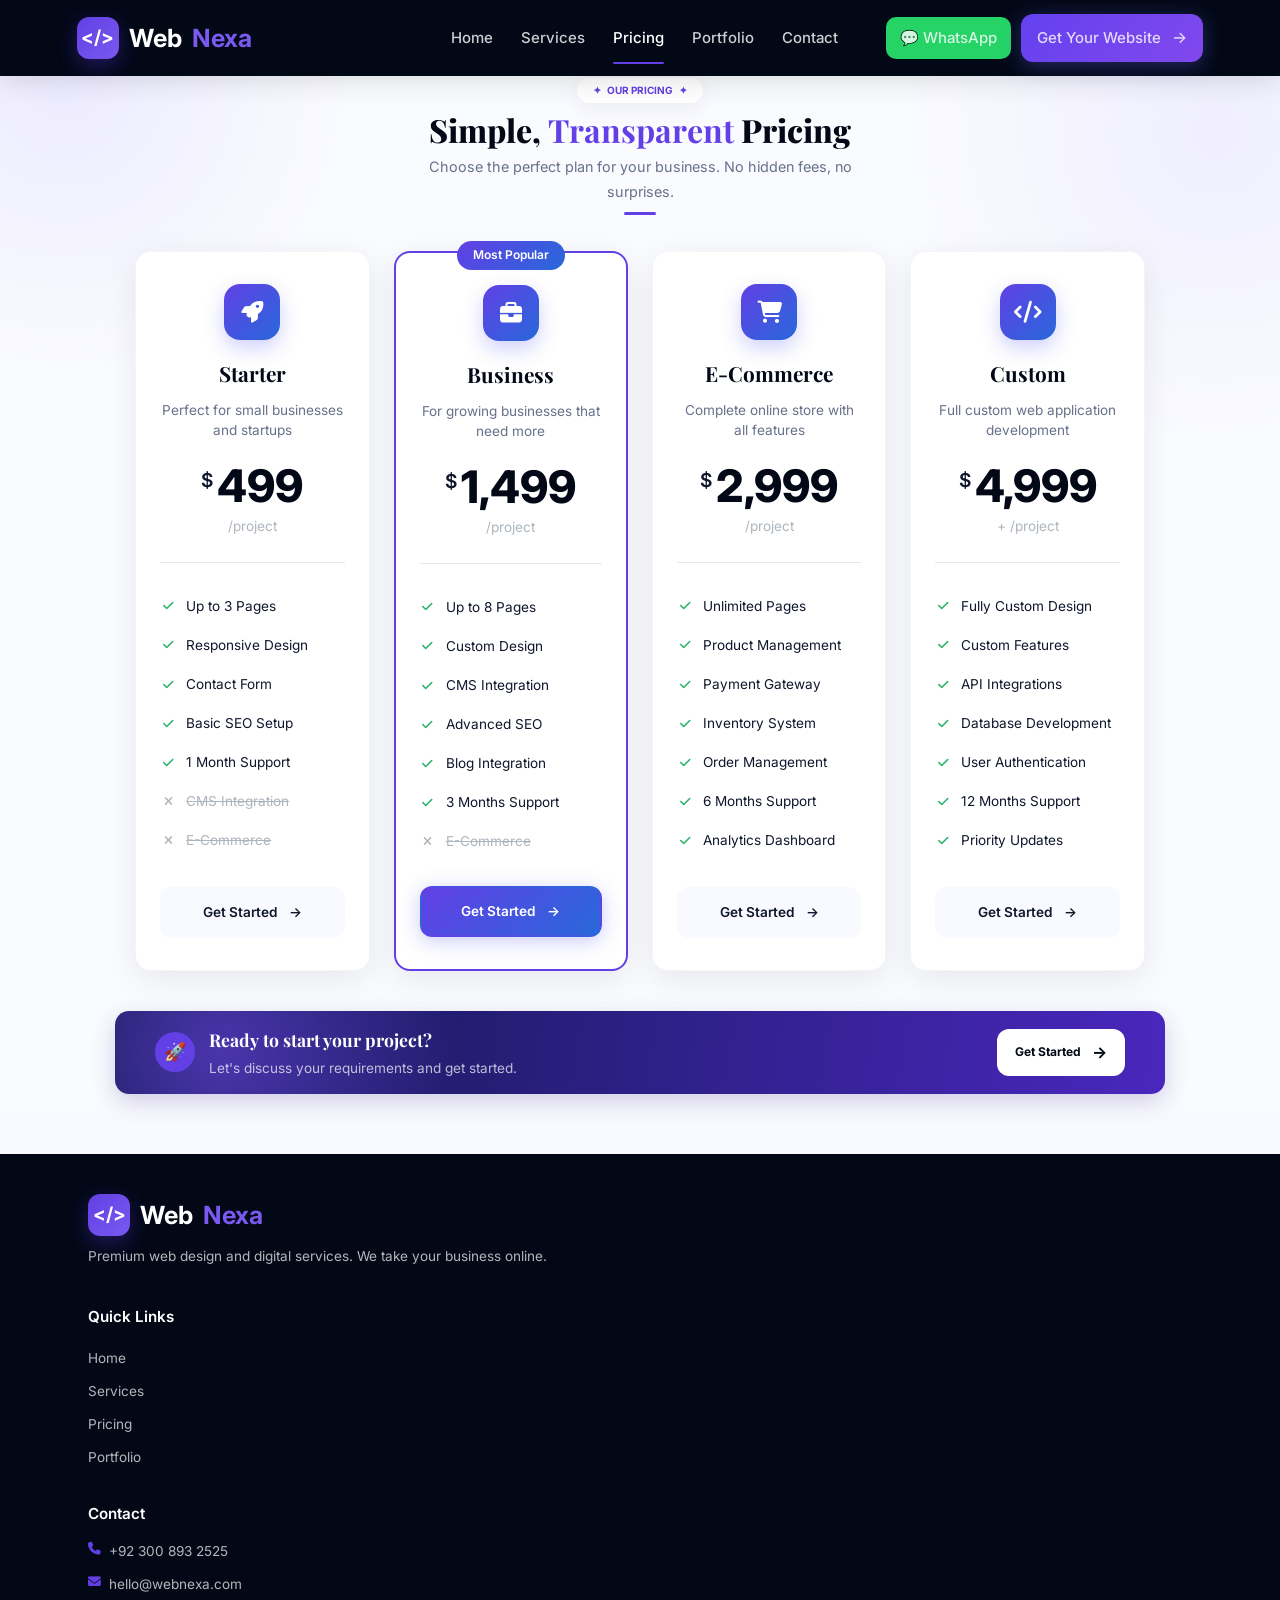
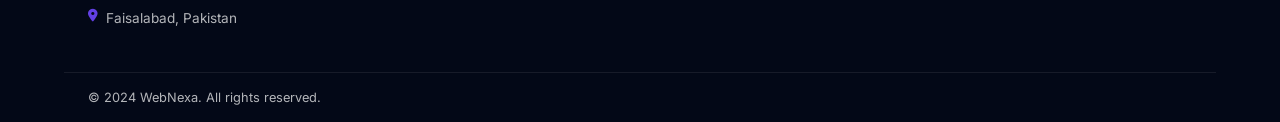
<file: pricing.html>
<!DOCTYPE html>
<html lang="en">
<head>
    <meta charset="UTF-8">
    <meta name="viewport" content="width=device-width, initial-scale=1.0">
    <title>Pricing — WebNexa</title>
    <link rel="stylesheet" href="css/home.css">
    <link rel="preconnect" href="https://fonts.googleapis.com">
    <link rel="preconnect" href="https://fonts.gstatic.com" crossorigin>
    <link href="https://fonts.googleapis.com/css2?family=Playfair+Display:wght@400;500;600;700;800;900&family=Inter:wght@300;400;500;600;700&display=swap" rel="stylesheet">
    <link rel="stylesheet" href="https://cdnjs.cloudflare.com/ajax/libs/font-awesome/6.5.1/css/all.min.css">
</head>
<body>

<!-- ================= NAVBAR ================= -->
<header class="navbar">
    <a href="index.html" class="logo" aria-label="WebNexa Home">
        <div class="logo-icon">&lt;/&gt;</div>
        <span class="logo-white">Web</span><span class="logo-purple">Nexa</span>
    </a>

    <button class="mobile-toggle" id="mobileToggle" aria-label="Toggle menu" aria-expanded="false">
        <span></span>
        <span></span>
        <span></span>
    </button>

    <nav aria-label="Main navigation" id="mainNav">
        <a href="index.html">Home</a>
        <a href="index.html#services">Services</a>
        <a href="pricing.html" class="active">Pricing</a>
        <a href="portfolio.html">Portfolio</a>
        <a href="index.html#contact">Contact</a>
        
        <div class="nav-actions">
            <a href="https://wa.me/923008932525" class="whatsapp-btn" target="_blank" rel="noopener noreferrer">💬 WhatsApp</a>
            <a href="requirements.html" class="talk-btn">Get Your Website <span>→</span></a>
        </div>
    </nav>
</header>

<div class="mobile-bottom-bar">
    <a href="https://wa.me/923008932525" class="mobile-bar-btn whatsapp" target="_blank" rel="noopener noreferrer">💬 WhatsApp</a>
    <a href="requirements.html" class="mobile-bar-btn get-started">Get Started <span>→</span></a>
</div>

<!-- ================= PRICING ================= -->
<main class="home" id="pricing">

    <!-- ================= PRICING HERO ================= -->
    <section class="hero-title">
        <div class="offer">
            <span>✦</span> OUR PRICING <span>✦</span>
        </div>
        <h1>
            Simple, <strong>Transparent</strong> Pricing
        </h1>
        <p>
            Choose the perfect plan for your business. No hidden fees, no surprises.
        </p>
        <div class="heading-line"></div>
    </section>

    <!-- ================= PRICING CARDS ================= -->
    <section class="pricing-section">
        <div class="pricing-grid">

            <!-- Starter Plan -->
            <div class="pricing-card">
                <div class="pricing-header">
                    <div class="pricing-icon">
                        <i class="fas fa-rocket"></i>
                    </div>
                    <h3>Starter</h3>
                    <p>Perfect for small businesses and startups</p>
                </div>
                <div class="pricing-price">
                    <span class="currency">$</span>
                    <span class="amount">499</span>
                    <span class="period">/project</span>
                </div>
                <ul class="pricing-features">
                    <li><i class="fas fa-check"></i> Up to 3 Pages</li>
                    <li><i class="fas fa-check"></i> Responsive Design</li>
                    <li><i class="fas fa-check"></i> Contact Form</li>
                    <li><i class="fas fa-check"></i> Basic SEO Setup</li>
                    <li><i class="fas fa-check"></i> 1 Month Support</li>
                    <li><i class="fas fa-times"></i> <span class="disabled">CMS Integration</span></li>
                    <li><i class="fas fa-times"></i> <span class="disabled">E-Commerce</span></li>
                </ul>
                <a href="requirements.html" class="pricing-btn">Get Started <span>→</span></a>
            </div>

            <!-- Business Plan -->
            <div class="pricing-card popular">
                <div class="popular-badge">Most Popular</div>
                <div class="pricing-header">
                    <div class="pricing-icon">
                        <i class="fas fa-briefcase"></i>
                    </div>
                    <h3>Business</h3>
                    <p>For growing businesses that need more</p>
                </div>
                <div class="pricing-price">
                    <span class="currency">$</span>
                    <span class="amount">1,499</span>
                    <span class="period">/project</span>
                </div>
                <ul class="pricing-features">
                    <li><i class="fas fa-check"></i> Up to 8 Pages</li>
                    <li><i class="fas fa-check"></i> Custom Design</li>
                    <li><i class="fas fa-check"></i> CMS Integration</li>
                    <li><i class="fas fa-check"></i> Advanced SEO</li>
                    <li><i class="fas fa-check"></i> Blog Integration</li>
                    <li><i class="fas fa-check"></i> 3 Months Support</li>
                    <li><i class="fas fa-times"></i> <span class="disabled">E-Commerce</span></li>
                </ul>
                <a href="requirements.html" class="pricing-btn primary">Get Started <span>→</span></a>
            </div>

            <!-- E-Commerce Plan -->
            <div class="pricing-card">
                <div class="pricing-header">
                    <div class="pricing-icon">
                        <i class="fas fa-shopping-cart"></i>
                    </div>
                    <h3>E-Commerce</h3>
                    <p>Complete online store with all features</p>
                </div>
                <div class="pricing-price">
                    <span class="currency">$</span>
                    <span class="amount">2,999</span>
                    <span class="period">/project</span>
                </div>
                <ul class="pricing-features">
                    <li><i class="fas fa-check"></i> Unlimited Pages</li>
                    <li><i class="fas fa-check"></i> Product Management</li>
                    <li><i class="fas fa-check"></i> Payment Gateway</li>
                    <li><i class="fas fa-check"></i> Inventory System</li>
                    <li><i class="fas fa-check"></i> Order Management</li>
                    <li><i class="fas fa-check"></i> 6 Months Support</li>
                    <li><i class="fas fa-check"></i> Analytics Dashboard</li>
                </ul>
                <a href="requirements.html" class="pricing-btn">Get Started <span>→</span></a>
            </div>

            <!-- Custom Plan -->
            <div class="pricing-card">
                <div class="pricing-header">
                    <div class="pricing-icon">
                        <i class="fas fa-code"></i>
                    </div>
                    <h3>Custom</h3>
                    <p>Full custom web application development</p>
                </div>
                <div class="pricing-price">
                    <span class="currency">$</span>
                    <span class="amount">4,999</span>
                    <span class="period">+ /project</span>
                </div>
                <ul class="pricing-features">
                    <li><i class="fas fa-check"></i> Fully Custom Design</li>
                    <li><i class="fas fa-check"></i> Custom Features</li>
                    <li><i class="fas fa-check"></i> API Integrations</li>
                    <li><i class="fas fa-check"></i> Database Development</li>
                    <li><i class="fas fa-check"></i> User Authentication</li>
                    <li><i class="fas fa-check"></i> 12 Months Support</li>
                    <li><i class="fas fa-check"></i> Priority Updates</li>
                </ul>
                <a href="requirements.html" class="pricing-btn">Get Started <span>→</span></a>
            </div>

        </div>
    </section>

    <!-- ================= CTA ================= -->
    <section class="cta">
        <div class="cta-left">
            <div class="rocket">🚀</div>
            <div>
                <h3>Ready to start your project?</h3>
                <p>Let's discuss your requirements and get started.</p>
            </div>
        </div>
        <a href="requirements.html" class="talk-btn">
            Get Started <span>→</span>
        </a>
    </section>

</main>

<!-- ================= FOOTER ================= -->
<footer class="footer">
    <div class="container">
        <div class="footer-grid">
            <div class="footer-brand">
                <a href="index.html" class="logo">
                    <div class="logo-icon">&lt;/&gt;</div>
                    <span class="logo-white">Web</span><span class="logo-purple">Nexa</span>
                </a>
                <p class="footer-desc">Premium web design and digital services. We take your business online.</p>
            </div>
            <div class="footer-links">
                <h4>Quick Links</h4>
                <ul>
                    <li><a href="index.html">Home</a></li>
                    <li><a href="index.html#services">Services</a></li>
                    <li><a href="pricing.html">Pricing</a></li>
                    <li><a href="portfolio.html">Portfolio</a></li>
                </ul>
            </div>
            <div class="footer-contact">
                <h4>Contact</h4>
                <div class="contact-item">
                    <i class="fas fa-phone"></i>
                    <span>+92 300 893 2525</span>
                </div>
                <div class="contact-item">
                    <i class="fas fa-envelope"></i>
                    <span>hello@webnexa.com</span>
                </div>
                <div class="contact-item">
                    <i class="fas fa-map-marker-alt"></i>
                    <span>Faisalabad, Pakistan</span>
                </div>
            </div>
        </div>
        <div class="footer-bottom">
            <p>&copy; 2024 WebNexa. All rights reserved.</p>
        </div>
    </div>
</footer>

<script>
    const mobileToggle = document.getElementById('mobileToggle');
    const mainNav = document.getElementById('mainNav');
    
    if (mobileToggle && mainNav) {
        mobileToggle.addEventListener('click', function() {
            const isOpen = mainNav.classList.toggle('open');
            mobileToggle.classList.toggle('active');
            mobileToggle.setAttribute('aria-expanded', String(isOpen));
            document.body.classList.toggle('menu-open', isOpen);
        });
        
        mainNav.querySelectorAll('a').forEach(function(link) {
            link.addEventListener('click', function() {
                mainNav.classList.remove('open');
                mobileToggle.classList.remove('active');
                mobileToggle.setAttribute('aria-expanded', 'false');
                document.body.classList.remove('menu-open');
            });
        });
        
        document.addEventListener('keydown', function(e) {
            if (e.key === 'Escape' && mainNav.classList.contains('open')) {
                mainNav.classList.remove('open');
                mobileToggle.classList.remove('active');
                mobileToggle.setAttribute('aria-expanded', 'false');
                document.body.classList.remove('menu-open');
            }
        });
    }
</script>

</body>
</html>
</file>
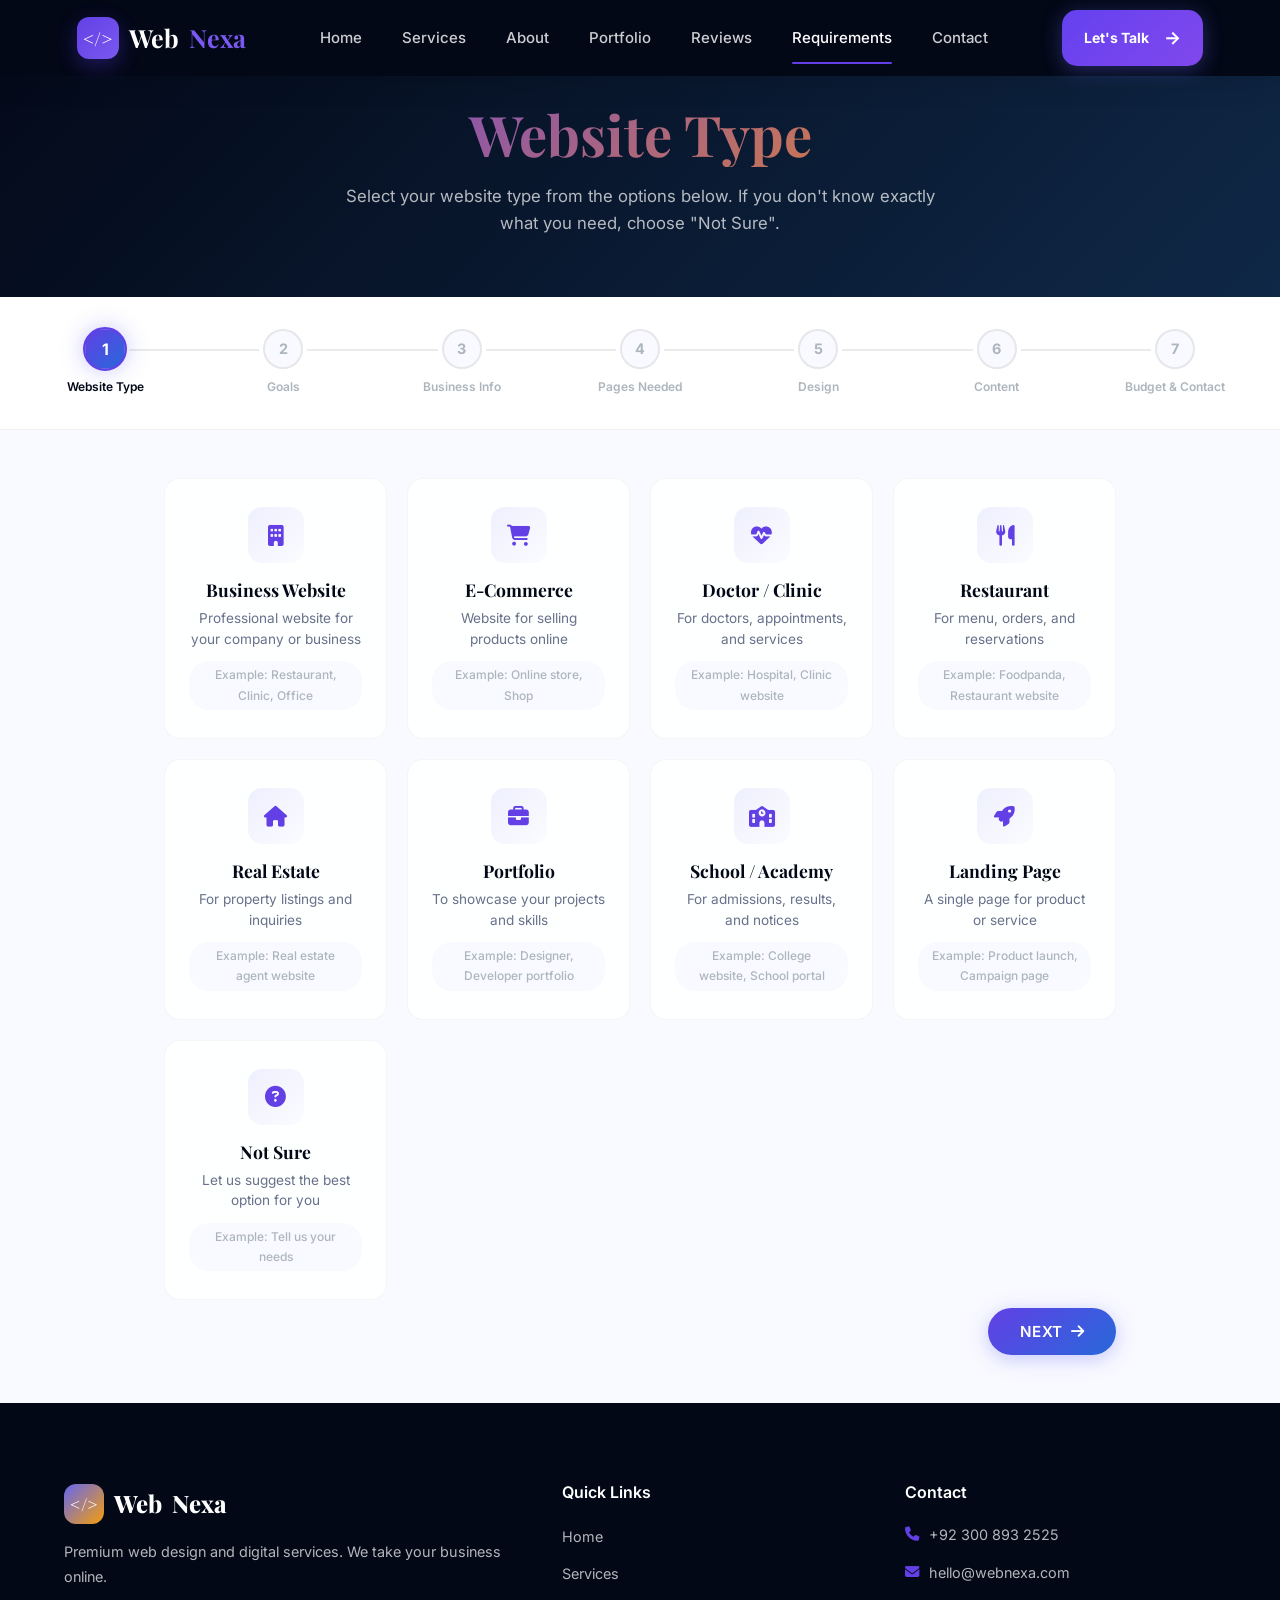
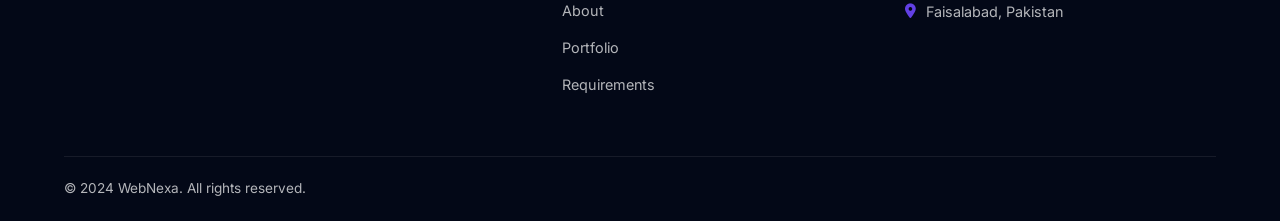
<file: requirements.html>
<!DOCTYPE html>
<html lang="en">
<head>
  <meta charset="UTF-8">
  <meta name="viewport" content="width=device-width, initial-scale=1.0">
  <title>Website Requirements — WebNexa</title>
  <meta name="description" content="Tell us what type of website you need. Choose from 27+ website types and select your requirements easily.">
  <link rel="stylesheet" href="css/styles.css">
  <link rel="stylesheet" href="css/requirements.css">
  <link rel="preconnect" href="https://fonts.googleapis.com">
  <link rel="preconnect" href="https://fonts.gstatic.com" crossorigin>
  <link href="https://fonts.googleapis.com/css2?family=Playfair+Display:wght@400;500;600;700;800;900&family=Inter:wght@300;400;500;600;700&display=swap" rel="stylesheet">
  <link rel="stylesheet" href="https://cdnjs.cloudflare.com/ajax/libs/font-awesome/6.5.1/css/all.min.css">
</head>
<body>
  <a href="#main-content" class="skip-link">Skip to main content</a>

  <header class="navbar" id="header">
    <a href="index.html" class="logo" aria-label="WebNexa Home">
      <div class="logo-icon">&lt;/&gt;</div>
      <span class="logo-white">Web</span><span class="logo-purple">Nexa</span>
    </a>

    <nav aria-label="Main navigation">
      <a href="index.html">Home</a>
        <a href="services.html">Services</a>
        <a href="about.html">About</a>
      <a href="index.html#portfolio">Portfolio</a>
      <a href="index.html#testimonials">Reviews</a>
      <a href="requirements.html" class="active">Requirements</a>
      <a href="index.html#contact">Contact</a>
    </nav>

    <a href="requirements.html" class="talk-btn">
      Let's Talk <span>→</span>
    </a>

    <button class="mobile-toggle" id="mobileToggle" aria-label="Toggle navigation menu" aria-expanded="false" aria-controls="mainNav">
      <span class="hamburger-line"></span>
      <span class="hamburger-line"></span>
      <span class="hamburger-line"></span>
    </button>
  </header>
  <div class="mobile-menu-backdrop" id="mobileMenuBackdrop"></div>

   <main id="main-content">
     <div class="req-layout">
       <div class="req-content">
        <section class="req-hero" id="reqHero">
          <div class="container">
             <h1 class="hero-title" id="heroStepTitle">Website Type</h1>
             <p class="hero-subtitle" id="heroStepDesc">Select your website type from the options below. If you don't know exactly what you need, choose "Not Sure".</p>
          </div>
        </section>

        <div class="progress-bar" id="progressBar" role="tablist" aria-label="Form progress">
          <div class="progress-step" data-step="1" role="tab" tabindex="0" aria-current="false" aria-label="Step 1: Website Type">
            <div class="step-circle">
              <span class="step-number">1</span>
              <i class="fas fa-check step-check"></i>
            </div>
            <span class="step-label">Website Type</span>
            <div class="step-line"></div>
          </div>
          <div class="progress-step" data-step="2" role="tab" tabindex="0" aria-current="false" aria-label="Step 2: Goals">
            <div class="step-circle">
              <span class="step-number">2</span>
              <i class="fas fa-check step-check"></i>
            </div>
            <span class="step-label">Goals</span>
            <div class="step-line"></div>
          </div>
          <div class="progress-step" data-step="3" role="tab" tabindex="0" aria-current="false" aria-label="Step 3: Business Info">
            <div class="step-circle">
              <span class="step-number">3</span>
              <i class="fas fa-check step-check"></i>
            </div>
            <span class="step-label">Business Info</span>
            <div class="step-line"></div>
          </div>
          <div class="progress-step" data-step="4" role="tab" tabindex="0" aria-current="false" aria-label="Step 4: Pages Needed">
            <div class="step-circle">
              <span class="step-number">4</span>
              <i class="fas fa-check step-check"></i>
            </div>
            <span class="step-label">Pages Needed</span>
            <div class="step-line"></div>
          </div>
          <div class="progress-step" data-step="5" role="tab" tabindex="0" aria-current="false" aria-label="Step 5: Design">
            <div class="step-circle">
              <span class="step-number">5</span>
              <i class="fas fa-check step-check"></i>
            </div>
            <span class="step-label">Design</span>
            <div class="step-line"></div>
          </div>
          <div class="progress-step" data-step="6" role="tab" tabindex="0" aria-current="false" aria-label="Step 6: Content">
            <div class="step-circle">
              <span class="step-number">6</span>
              <i class="fas fa-check step-check"></i>
            </div>
            <span class="step-label">Content</span>
            <div class="step-line"></div>
          </div>
          <div class="progress-step" data-step="7" role="tab" tabindex="0" aria-current="false" aria-label="Step 7: Budget and Contact">
            <div class="step-circle">
              <span class="step-number">7</span>
              <i class="fas fa-check step-check"></i>
            </div>
            <span class="step-label">Budget & Contact</span>
          </div>
        </div>

        <div class="step-viewport" id="stepViewport">

        <section class="step-panel" data-step="1" id="step1" role="tabpanel" aria-labelledby="progressBar">
          <div class="container">
              <div class="types-grid" id="typesGrid">
              <div class="type-card" data-type="business">
                <div class="type-icon"><i class="fas fa-building"></i></div>
                <h3 class="type-title">Business Website</h3>
                <p class="type-desc">Professional website for your company or business</p>
                <span class="type-example">Example: Restaurant, Clinic, Office</span>
              </div>
              <div class="type-card" data-type="ecommerce">
                <div class="type-icon"><i class="fas fa-shopping-cart"></i></div>
                <h3 class="type-title">E-Commerce</h3>
                <p class="type-desc">Website for selling products online</p>
                <span class="type-example">Example: Online store, Shop</span>
              </div>
              <div class="type-card" data-type="healthcare">
                <div class="type-icon"><i class="fas fa-heartbeat"></i></div>
                <h3 class="type-title">Doctor / Clinic</h3>
                <p class="type-desc">For doctors, appointments, and services</p>
                <span class="type-example">Example: Hospital, Clinic website</span>
              </div>
              <div class="type-card" data-type="restaurant">
                <div class="type-icon"><i class="fas fa-utensils"></i></div>
                <h3 class="type-title">Restaurant</h3>
                <p class="type-desc">For menu, orders, and reservations</p>
                <span class="type-example">Example: Foodpanda, Restaurant website</span>
              </div>
              <div class="type-card" data-type="realestate">
                <div class="type-icon"><i class="fas fa-home"></i></div>
                <h3 class="type-title">Real Estate</h3>
                <p class="type-desc">For property listings and inquiries</p>
                <span class="type-example">Example: Real estate agent website</span>
              </div>
              <div class="type-card" data-type="portfolio">
                <div class="type-icon"><i class="fas fa-briefcase"></i></div>
                <h3 class="type-title">Portfolio</h3>
                <p class="type-desc">To showcase your projects and skills</p>
                <span class="type-example">Example: Designer, Developer portfolio</span>
              </div>
              <div class="type-card" data-type="school">
                <div class="type-icon"><i class="fas fa-school"></i></div>
                <h3 class="type-title">School / Academy</h3>
                <p class="type-desc">For admissions, results, and notices</p>
                <span class="type-example">Example: College website, School portal</span>
              </div>
              <div class="type-card" data-type="landing">
                <div class="type-icon"><i class="fas fa-rocket"></i></div>
                <h3 class="type-title">Landing Page</h3>
                <p class="type-desc">A single page for product or service</p>
                <span class="type-example">Example: Product launch, Campaign page</span>
              </div>
              <div class="type-card" data-type="not-sure">
                <div class="type-icon"><i class="fas fa-question-circle"></i></div>
                <h3 class="type-title">Not Sure</h3>
                <p class="type-desc">Let us suggest the best option for you</p>
                <span class="type-example">Example: Tell us your needs</span>
              </div>
            </div>
            <div class="form-actions" style="justify-content: flex-end;">
              <button type="button" class="btn btn-primary" id="step1Next">
                <span>Next</span> <i class="fas fa-arrow-right"></i>
              </button>
            </div>
          </div>
        </section>

        <section class="step-panel hidden" data-step="2" id="step2" role="tabpanel" aria-labelledby="progressBar">
          <div class="container">
              <div class="checkbox-grid" id="goalsGrid">
              <div class="checkbox-item" data-value="whatsapp-contact">
                <div class="checkbox-box"><i class="fas fa-check"></i></div>
                <div class="checkbox-content">
                  <div class="checkbox-label">Customers se WhatsApp par contact</div>
                </div>
              </div>
              <div class="checkbox-item" data-value="online-orders">
                <div class="checkbox-box"><i class="fas fa-check"></i></div>
                <div class="checkbox-content">
                  <div class="checkbox-label">Online orders</div>
                </div>
              </div>
              <div class="checkbox-item" data-value="online-payment">
                <div class="checkbox-box"><i class="fas fa-check"></i></div>
                <div class="checkbox-content">
                  <div class="checkbox-label">Online payment</div>
                </div>
              </div>
              <div class="checkbox-item" data-value="appointment-booking">
                <div class="checkbox-box"><i class="fas fa-check"></i></div>
                <div class="checkbox-content">
                  <div class="checkbox-label">Appointment booking</div>
                </div>
              </div>
              <div class="checkbox-item" data-value="showcase">
                <div class="checkbox-box"><i class="fas fa-check"></i></div>
                <div class="checkbox-content">
                  <div class="checkbox-label">Products/services show karna</div>
                </div>
              </div>
              <div class="checkbox-item" data-value="leads">
                <div class="checkbox-box"><i class="fas fa-check"></i></div>
                <div class="checkbox-content">
                  <div class="checkbox-label">Leads collect karna</div>
                </div>
              </div>
              <div class="checkbox-item" data-value="company-info">
                <div class="checkbox-box"><i class="fas fa-check"></i></div>
                <div class="checkbox-content">
                  <div class="checkbox-label">Company ki information dena</div>
                </div>
              </div>
              <div class="checkbox-item" data-value="blog-news">
                <div class="checkbox-box"><i class="fas fa-check"></i></div>
                <div class="checkbox-content">
                  <div class="checkbox-label">Blog / news</div>
                </div>
              </div>
              <div class="checkbox-item" data-value="other">
                <div class="checkbox-box"><i class="fas fa-check"></i></div>
                <div class="checkbox-content">
                  <div class="checkbox-label">Other</div>
                </div>
              </div>
            </div>
            <div class="form-actions">
              <button type="button" class="btn btn-outline" id="step2Back">
                <i class="fas fa-arrow-left"></i> <span>Back</span>
              </button>
              <button type="button" class="btn btn-primary" id="step2Next">
                <span>Next</span> <i class="fas fa-arrow-right"></i>
              </button>
            </div>
          </div>
        </section>

        <section class="step-panel hidden" data-step="3" id="step3" role="tabpanel" aria-labelledby="progressBar">
          <div class="container">
              <div class="req-form-wrapper">
               <div class="form-row">
                 <div class="form-group">
                   <label for="businessName">Business / Brand Name <span class="required">*</span></label>
                   <input type="text" id="businessName" placeholder="Example: Ahmed Enterprises" required>
                 </div>
                 <div class="form-group">
                   <label for="businessCategory">Business Category</label>
                   <input type="text" id="businessCategory" placeholder="Example: Retail, Healthcare, Education">
                 </div>
               </div>
               <div class="form-group">
                 <label for="businessDescription">Short Description</label>
                 <textarea id="businessDescription" rows="3" placeholder="Briefly describe what your business does..."></textarea>
               </div>
               <div class="form-row">
                 <div class="form-group">
                   <label for="cityCountry">City / Country</label>
                   <input type="text" id="cityCountry" placeholder="Example: Faisalabad, Pakistan">
                 </div>
               </div>
             </div>
             <div class="form-actions">
               <button type="button" class="btn btn-outline" id="step3Back">
                 <i class="fas fa-arrow-left"></i> <span>Back</span>
               </button>
               <button type="button" class="btn btn-primary" id="step3Next">
                 <span>Next</span> <i class="fas fa-arrow-right"></i>
               </button>
             </div>
          </div>
        </section>

        <section class="step-panel hidden" data-step="4" id="step4" role="tabpanel" aria-labelledby="progressBar">
          <div class="container">
              <div class="checkbox-grid" id="pagesGrid">
              <div class="checkbox-item" data-value="home"><div class="checkbox-box"><i class="fas fa-check"></i></div><div class="checkbox-content"><div class="checkbox-label">Home</div></div></div>
              <div class="checkbox-item" data-value="about"><div class="checkbox-box"><i class="fas fa-check"></i></div><div class="checkbox-content"><div class="checkbox-label">About Us</div></div></div>
              <div class="checkbox-item" data-value="services"><div class="checkbox-box"><i class="fas fa-check"></i></div><div class="checkbox-content"><div class="checkbox-label">Services</div></div></div>
              <div class="checkbox-item" data-value="products"><div class="checkbox-box"><i class="fas fa-check"></i></div><div class="checkbox-content"><div class="checkbox-label">Products</div></div></div>
              <div class="checkbox-item" data-value="pricing"><div class="checkbox-box"><i class="fas fa-check"></i></div><div class="checkbox-content"><div class="checkbox-label">Pricing</div></div></div>
              <div class="checkbox-item" data-value="contact"><div class="checkbox-box"><i class="fas fa-check"></i></div><div class="checkbox-content"><div class="checkbox-label">Contact</div></div></div>
              <div class="checkbox-item" data-value="gallery"><div class="checkbox-box"><i class="fas fa-check"></i></div><div class="checkbox-content"><div class="checkbox-label">Gallery</div></div></div>
              <div class="checkbox-item" data-value="testimonials"><div class="checkbox-box"><i class="fas fa-check"></i></div><div class="checkbox-content"><div class="checkbox-label">Testimonials</div></div></div>
              <div class="checkbox-item" data-value="faq"><div class="checkbox-box"><i class="fas fa-check"></i></div><div class="checkbox-content"><div class="checkbox-label">FAQ</div></div></div>
              <div class="checkbox-item" data-value="blog"><div class="checkbox-box"><i class="fas fa-check"></i></div><div class="checkbox-content"><div class="checkbox-label">Blog</div></div></div>
              <div class="checkbox-item" data-value="other"><div class="checkbox-box"><i class="fas fa-check"></i></div><div class="checkbox-content"><div class="checkbox-label">Other</div></div></div>
            </div>
             <div class="form-group" style="margin-top: 20px;">
               <label for="specialFeatures">Special Features</label>
               <input type="text" id="specialFeatures" placeholder="Aapko koi special feature chahiye?">
             </div>
             <div class="form-actions">
               <button type="button" class="btn btn-outline" id="step4Back">
                 <i class="fas fa-arrow-left"></i> <span>Back</span>
               </button>
               <button type="button" class="btn btn-primary" id="step4Next">
                 <span>Next</span> <i class="fas fa-arrow-right"></i>
               </button>
             </div>
          </div>
        </section>

        <section class="step-panel hidden" data-step="5" id="step5" role="tabpanel" aria-labelledby="progressBar">
          <div class="container">
              <div class="radio-grid" id="designGrid">
              <div class="radio-card" data-value="modern">
                <div class="radio-circle"><i class="fas fa-check"></i></div>
                <div class="radio-label">Modern</div>
              </div>
              <div class="radio-card" data-value="simple">
                <div class="radio-circle"><i class="fas fa-check"></i></div>
                <div class="radio-label">Simple</div>
              </div>
              <div class="radio-card" data-value="professional">
                <div class="radio-circle"><i class="fas fa-check"></i></div>
                <div class="radio-label">Professional</div>
              </div>
              <div class="radio-card" data-value="luxury">
                <div class="radio-circle"><i class="fas fa-check"></i></div>
                <div class="radio-label">Luxury</div>
              </div>
              <div class="radio-card" data-value="colorful">
                <div class="radio-circle"><i class="fas fa-check"></i></div>
                <div class="radio-label">Colorful</div>
              </div>
              <div class="radio-card" data-value="not-sure">
                <div class="radio-circle"><i class="fas fa-check"></i></div>
                <div class="radio-label">I don't know — You decide</div>
              </div>
            </div>
             <div class="form-row" style="margin-top: 24px;">
               <div class="form-group">
                 <label for="primaryColor">Primary Color</label>
                 <div class="color-picker-wrapper">
                   <input type="color" id="primaryColor" value="#6366f1">
                   <span class="color-preview" id="colorPreview" style="background: #6366f1;"></span>
                 </div>
               </div>
               <div class="form-group">
                 <label for="referenceWebsite">Reference Website (optional)</label>
                 <input type="url" id="referenceWebsite" placeholder="https://example.com">
               </div>
             </div>
             <div class="form-actions">
               <button type="button" class="btn btn-outline" id="step5Back">
                 <i class="fas fa-arrow-left"></i> <span>Back</span>
               </button>
               <button type="button" class="btn btn-primary" id="step5Next">
                 <span>Next</span> <i class="fas fa-arrow-right"></i>
               </button>
             </div>
          </div>
        </section>

        <section class="step-panel hidden" data-step="6" id="step6" role="tabpanel" aria-labelledby="progressBar">
          <div class="container">
              <div class="req-form-wrapper">
               <div class="form-row">
                 <div class="form-group">
                   <label>Logo Upload</label>
                   <div class="file-upload-wrapper">
                     <input type="file" id="logoUpload" accept="image/*">
                     <label for="logoUpload" class="file-upload-label">
                       <i class="fas fa-cloud-upload-alt"></i> Choose Logo File
                     </label>
                     <span class="file-name" id="logoFileName">No file chosen</span>
                   </div>
                 </div>
                 <div class="form-group">
                   <label>Images Upload</label>
                   <div class="file-upload-wrapper">
                     <input type="file" id="imagesUpload" accept="image/*" multiple>
                     <label for="imagesUpload" class="file-upload-label">
                       <i class="fas fa-images"></i> Choose Images
                     </label>
                     <span class="file-name" id="imagesFileName">No files chosen</span>
                   </div>
                 </div>
               </div>
               <div class="form-group">
                 <label>Existing Content Upload (optional)</label>
                 <div class="file-upload-wrapper">
                   <input type="file" id="existingContentUpload">
                   <label for="existingContentUpload" class="file-upload-label">
                     <i class="fas fa-file-alt"></i> Choose File
                   </label>
                   <span class="file-name" id="existingContentFileName">No file chosen</span>
                 </div>
               </div>
               <div class="form-group">
                 <label for="contentReference">Reference Website Link (optional)</label>
                 <input type="url" id="contentReference" placeholder="https://example.com">
               </div>
               <div class="form-group">
                 <label>Content Help</label>
                 <div class="radio-row" id="contentHelpRadio">
                   <div class="radio-item" data-value="yes">
                     <div class="radio-circle"><i class="fas fa-check"></i></div>
                     <span>Yes, prepare basic content</span>
                   </div>
                   <div class="radio-item" data-value="no">
                     <div class="radio-circle"><i class="fas fa-check"></i></div>
                     <span>No, I will provide content</span>
                   </div>
                   <div class="radio-item" data-value="not-sure">
                     <div class="radio-circle"><i class="fas fa-check"></i></div>
                     <span>Not sure</span>
                   </div>
                 </div>
               </div>
             </div>
             <div class="form-actions">
               <button type="button" class="btn btn-outline" id="step6Back">
                 <i class="fas fa-arrow-left"></i> <span>Back</span>
               </button>
               <button type="button" class="btn btn-primary" id="step6Next">
                 <span>Next</span> <i class="fas fa-arrow-right"></i>
               </button>
             </div>
          </div>
        </section>

        <section class="step-panel hidden" data-step="7" id="step7" role="tabpanel" aria-labelledby="progressBar">
          <div class="container">
              <div class="req-form-wrapper">
               <div class="form-group">
                 <label>Budget Range</label>
                 <div class="radio-row" id="budgetRadio">
                   <div class="radio-item" data-value="under-50">
                     <div class="radio-circle"><i class="fas fa-check"></i></div>
                     <span>Under $50</span>
                   </div>
                   <div class="radio-item" data-value="50-100">
                     <div class="radio-circle"><i class="fas fa-check"></i></div>
                     <span>$50 – $100</span>
                   </div>
                   <div class="radio-item" data-value="100-200">
                     <div class="radio-circle"><i class="fas fa-check"></i></div>
                     <span>$100 – $200</span>
                   </div>
                   <div class="radio-item" data-value="200-500">
                     <div class="radio-circle"><i class="fas fa-check"></i></div>
                     <span>$200 – $500</span>
                   </div>
                   <div class="radio-item" data-value="500-plus">
                     <div class="radio-circle"><i class="fas fa-check"></i></div>
                     <span>$500+</span>
                   </div>
                   <div class="radio-item" data-value="not-sure">
                     <div class="radio-circle"><i class="fas fa-check"></i></div>
                     <span>Not sure</span>
                   </div>
                 </div>
               </div>
               <div class="form-group">
                 <label>Timeline</label>
                 <div class="radio-row" id="timelineRadio">
                   <div class="radio-item" data-value="1-3-days">
                     <div class="radio-circle"><i class="fas fa-check"></i></div>
                     <span>1 – 3 days</span>
                   </div>
                   <div class="radio-item" data-value="3-7-days">
                     <div class="radio-circle"><i class="fas fa-check"></i></div>
                     <span>3 – 7 days</span>
                   </div>
                   <div class="radio-item" data-value="1-2-weeks">
                     <div class="radio-circle"><i class="fas fa-check"></i></div>
                     <span>1 – 2 weeks</span>
                   </div>
                   <div class="radio-item" data-value="flexible">
                     <div class="radio-circle"><i class="fas fa-check"></i></div>
                     <span>Flexible</span>
                   </div>
                 </div>
               </div>
               <div class="form-row">
                 <div class="form-group">
                   <label for="contactName">Name <span class="required">*</span></label>
                   <input type="text" id="contactName" placeholder="Your full name" required>
                 </div>
                 <div class="form-group">
                   <label for="contactWhatsApp">WhatsApp Number <span class="required">*</span></label>
                   <input type="tel" id="contactWhatsApp" placeholder="+92 300 1234567" required>
                 </div>
               </div>
               <div class="form-row">
                 <div class="form-group">
                   <label for="contactEmail">Email <span class="required">*</span></label>
                   <input type="email" id="contactEmail" placeholder="you@example.com" required>
                 </div>
                 <div class="form-group">
                   <label>Preferred Contact Method</label>
                   <div class="radio-row" id="contactMethodRadio">
                     <div class="radio-item" data-value="whatsapp">
                       <div class="radio-circle"><i class="fas fa-check"></i></div>
                       <span>WhatsApp</span>
                     </div>
                     <div class="radio-item" data-value="email">
                       <div class="radio-circle"><i class="fas fa-check"></i></div>
                       <span>Email</span>
                     </div>
                     <div class="radio-item" data-value="phone">
                       <div class="radio-circle"><i class="fas fa-check"></i></div>
                       <span>Phone</span>
                     </div>
                   </div>
                 </div>
               </div>
             </div>
              <div class="form-actions">
                <button type="button" class="btn btn-outline" id="step7Back">
                  <i class="fas fa-arrow-left"></i> <span>Back</span>
                </button>
                 <button type="button" class="btn btn-primary" id="previewBtn" style="display:none;">
                  <i class="fas fa-eye"></i> <span>Preview</span>
                </button>
                <button type="button" class="btn btn-primary" id="submitRequirements">
                  <i class="fab fa-whatsapp"></i> <span>Send on WhatsApp</span>
                </button>
              </div>
          </div>
        </section>

        </div>
      </div>
    </div>

    <!-- Preview Modal -->
    <div class="modal-overlay" id="previewModal">
      <div class="modal preview-modal">
        <div class="modal-header">
          <h2 id="modalTitle">Requirements Preview</h2>
          <button class="modal-close" id="previewModalClose">&times;</button>
        </div>
        <div class="preview-content" id="previewContent">
        </div>
        <div class="modal-actions">
          <button type="button" class="btn btn-outline" id="previewCancel">Edit</button>
          <button type="button" class="btn btn-primary" id="previewConfirm">
            <i class="fab fa-whatsapp"></i> Confirm & Send on WhatsApp
          </button>
        </div>
      </div>
      </div>
    </div>
  </main>

  <footer class="footer">
    <div class="container">
      <div class="footer-grid">
        <div class="footer-brand">
          <a href="index.html" class="logo">
            <div class="logo-icon">&lt;/&gt;</div>
            <span class="logo-white">Web</span><span class="logo-purple">Nexa</span>
          </a>
          <p class="footer-desc">Premium web design and digital services. We take your business online.</p>
        </div>
        <div class="footer-links">
          <h4>Quick Links</h4>
          <ul>
            <li><a href="index.html">Home</a></li>
            <li><a href="services.html">Services</a></li>
            <li><a href="about.html">About</a></li>
            <li><a href="index.html#portfolio">Portfolio</a></li>
            <li><a href="requirements.html">Requirements</a></li>
          </ul>
        </div>
        <div class="footer-contact">
          <h4>Contact</h4>
          <div class="contact-item">
            <i class="fas fa-phone"></i>
            <span>+92 300 893 2525</span>
          </div>
          <div class="contact-item">
            <i class="fas fa-envelope"></i>
            <span>hello@webnexa.com</span>
          </div>
          <div class="contact-item">
            <i class="fas fa-map-marker-alt"></i>
            <span>Faisalabad, Pakistan</span>
          </div>
        </div>
      </div>
      <div class="footer-bottom">
        <p>&copy; 2024 WebNexa. All rights reserved.</p>
      </div>
    </div>
  </footer>

  <div class="toast" id="toast"></div>

  <script src="js/service-pages.js"></script>
  <script src="js/requirements.js"></script>
</body>
</html>
</file>
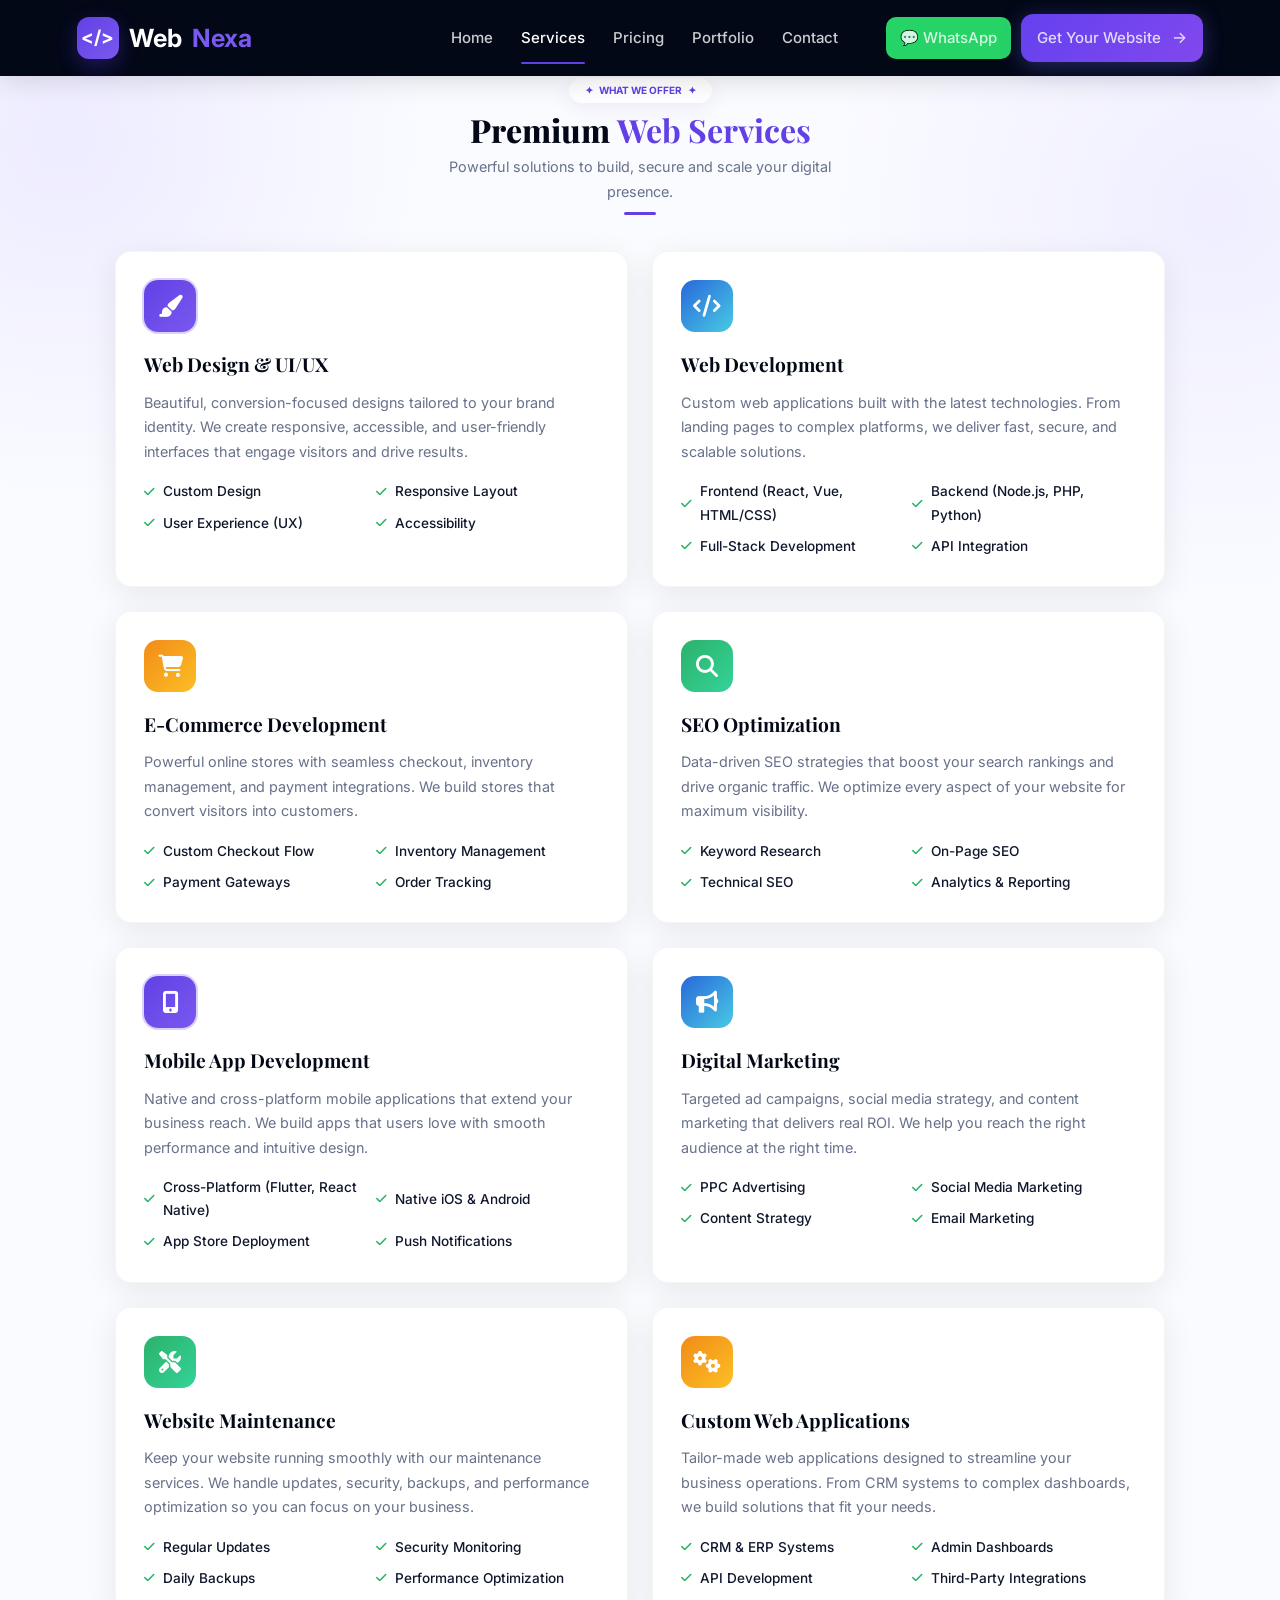
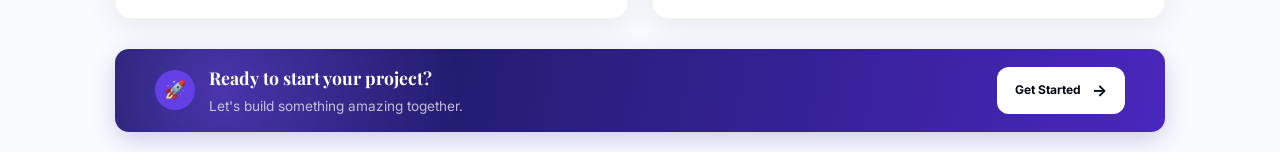
<file: services.html>
<!DOCTYPE html>
<html lang="en">
<head>
    <meta charset="UTF-8">
    <meta name="viewport" content="width=device-width, initial-scale=1.0">
    <title>WebNexa — Our Services</title>
    <link rel="stylesheet" href="css/home.css">
    <link rel="preconnect" href="https://fonts.googleapis.com">
    <link rel="preconnect" href="https://fonts.gstatic.com" crossorigin>
    <link href="https://fonts.googleapis.com/css2?family=Playfair+Display:wght@400;500;600;700;800;900&family=Inter:wght@300;400;500;600;700&display=swap" rel="stylesheet">
    <link rel="stylesheet" href="https://cdnjs.cloudflare.com/ajax/libs/font-awesome/6.5.1/css/all.min.css">
</head>
<body>

<!-- ================= NAVBAR ================= -->
<header class="navbar">
    <a href="index.html" class="logo" aria-label="WebNexa Home">
        <div class="logo-icon">&lt;/&gt;</div>
        <span class="logo-white">Web</span><span class="logo-purple">Nexa</span>
    </a>

    <button class="mobile-toggle" id="mobileToggle" aria-label="Toggle menu" aria-expanded="false">
        <span></span>
        <span></span>
        <span></span>
    </button>

    <nav aria-label="Main navigation" id="mainNav">
        <a href="index.html">Home</a>
        <a href="services.html" class="active">Services</a>
        <a href="index.html#pricing">Pricing</a>
        <a href="portfolio.html">Portfolio</a>
        <a href="index.html#contact">Contact</a>
        
        <div class="nav-actions">
            <a href="https://wa.me/923008932525" class="whatsapp-btn" target="_blank" rel="noopener noreferrer">💬 WhatsApp</a>
            <a href="requirements.html" class="talk-btn">Get Your Website <span>→</span></a>
        </div>
    </nav>
</header>

<div class="mobile-bottom-bar">
    <a href="https://wa.me/923008932525" class="mobile-bar-btn whatsapp" target="_blank" rel="noopener noreferrer">💬 WhatsApp</a>
    <a href="requirements.html" class="mobile-bar-btn get-started">Get Started <span>→</span></a>
</div>

<!-- ================= SERVICES ================= -->
<main class="services-page" id="services">

    <!-- ================= HERO TITLE ================= -->
    <section class="hero-title">
        <div class="offer">
            <span>✦</span> WHAT WE OFFER <span>✦</span>
        </div>
        <h1>
            Premium <strong>Web Services</strong>
        </h1>
        <p>
            Powerful solutions to build, secure and scale your digital presence.
        </p>
        <div class="heading-line"></div>
    </section>

    <!-- ================= SERVICES GRID ================= -->
    <section class="services-section">
        <div class="services-grid">

            <!-- Service 1 -->
            <div class="service-card">
                <div class="service-icon purple-icon">
                    <i class="fas fa-paint-brush"></i>
                </div>
                <h3>Web Design & UI/UX</h3>
                <p>Beautiful, conversion-focused designs tailored to your brand identity. We create responsive, accessible, and user-friendly interfaces that engage visitors and drive results.</p>
                <ul class="service-features">
                    <li><i class="fas fa-check"></i> Custom Design</li>
                    <li><i class="fas fa-check"></i> Responsive Layout</li>
                    <li><i class="fas fa-check"></i> User Experience (UX)</li>
                    <li><i class="fas fa-check"></i> Accessibility</li>
                </ul>
            </div>

            <!-- Service 2 -->
            <div class="service-card">
                <div class="service-icon blue-icon">
                    <i class="fas fa-code"></i>
                </div>
                <h3>Web Development</h3>
                <p>Custom web applications built with the latest technologies. From landing pages to complex platforms, we deliver fast, secure, and scalable solutions.</p>
                <ul class="service-features">
                    <li><i class="fas fa-check"></i> Frontend (React, Vue, HTML/CSS)</li>
                    <li><i class="fas fa-check"></i> Backend (Node.js, PHP, Python)</li>
                    <li><i class="fas fa-check"></i> Full-Stack Development</li>
                    <li><i class="fas fa-check"></i> API Integration</li>
                </ul>
            </div>

            <!-- Service 3 -->
            <div class="service-card">
                <div class="service-icon orange-icon">
                    <i class="fas fa-shopping-cart"></i>
                </div>
                <h3>E-Commerce Development</h3>
                <p>Powerful online stores with seamless checkout, inventory management, and payment integrations. We build stores that convert visitors into customers.</p>
                <ul class="service-features">
                    <li><i class="fas fa-check"></i> Custom Checkout Flow</li>
                    <li><i class="fas fa-check"></i> Inventory Management</li>
                    <li><i class="fas fa-check"></i> Payment Gateways</li>
                    <li><i class="fas fa-check"></i> Order Tracking</li>
                </ul>
            </div>

            <!-- Service 4 -->
            <div class="service-card">
                <div class="service-icon green-icon">
                    <i class="fas fa-search"></i>
                </div>
                <h3>SEO Optimization</h3>
                <p>Data-driven SEO strategies that boost your search rankings and drive organic traffic. We optimize every aspect of your website for maximum visibility.</p>
                <ul class="service-features">
                    <li><i class="fas fa-check"></i> Keyword Research</li>
                    <li><i class="fas fa-check"></i> On-Page SEO</li>
                    <li><i class="fas fa-check"></i> Technical SEO</li>
                    <li><i class="fas fa-check"></i> Analytics & Reporting</li>
                </ul>
            </div>

            <!-- Service 5 -->
            <div class="service-card">
                <div class="service-icon purple-icon">
                    <i class="fas fa-mobile-alt"></i>
                </div>
                <h3>Mobile App Development</h3>
                <p>Native and cross-platform mobile applications that extend your business reach. We build apps that users love with smooth performance and intuitive design.</p>
                <ul class="service-features">
                    <li><i class="fas fa-check"></i> Cross-Platform (Flutter, React Native)</li>
                    <li><i class="fas fa-check"></i> Native iOS & Android</li>
                    <li><i class="fas fa-check"></i> App Store Deployment</li>
                    <li><i class="fas fa-check"></i> Push Notifications</li>
                </ul>
            </div>

            <!-- Service 6 -->
            <div class="service-card">
                <div class="service-icon blue-icon">
                    <i class="fas fa-bullhorn"></i>
                </div>
                <h3>Digital Marketing</h3>
                <p>Targeted ad campaigns, social media strategy, and content marketing that delivers real ROI. We help you reach the right audience at the right time.</p>
                <ul class="service-features">
                    <li><i class="fas fa-check"></i> PPC Advertising</li>
                    <li><i class="fas fa-check"></i> Social Media Marketing</li>
                    <li><i class="fas fa-check"></i> Content Strategy</li>
                    <li><i class="fas fa-check"></i> Email Marketing</li>
                </ul>
            </div>

            <!-- Service 7 -->
            <div class="service-card">
                <div class="service-icon green-icon">
                    <i class="fas fa-tools"></i>
                </div>
                <h3>Website Maintenance</h3>
                <p>Keep your website running smoothly with our maintenance services. We handle updates, security, backups, and performance optimization so you can focus on your business.</p>
                <ul class="service-features">
                    <li><i class="fas fa-check"></i> Regular Updates</li>
                    <li><i class="fas fa-check"></i> Security Monitoring</li>
                    <li><i class="fas fa-check"></i> Daily Backups</li>
                    <li><i class="fas fa-check"></i> Performance Optimization</li>
                </ul>
            </div>

            <!-- Service 8 -->
            <div class="service-card">
                <div class="service-icon orange-icon">
                    <i class="fas fa-cogs"></i>
                </div>
                <h3>Custom Web Applications</h3>
                <p>Tailor-made web applications designed to streamline your business operations. From CRM systems to complex dashboards, we build solutions that fit your needs.</p>
                <ul class="service-features">
                    <li><i class="fas fa-check"></i> CRM & ERP Systems</li>
                    <li><i class="fas fa-check"></i> Admin Dashboards</li>
                    <li><i class="fas fa-check"></i> API Development</li>
                    <li><i class="fas fa-check"></i> Third-Party Integrations</li>
                </ul>
            </div>

        </div>
    </section>

    <!-- ================= CTA ================= -->
    <section class="cta">
        <div class="cta-left">
            <div class="rocket">🚀</div>
            <div>
                <h3>Ready to start your project?</h3>
                <p>Let's build something amazing together.</p>
            </div>
        </div>
        <a href="requirements.html" class="talk-btn">
            Get Started <span>→</span>
        </a>
    </section>

</main>

<script>
    const mobileToggle = document.getElementById('mobileToggle');
    const mainNav = document.getElementById('mainNav');
    
    if (mobileToggle && mainNav) {
        mobileToggle.addEventListener('click', function() {
            const isOpen = mainNav.classList.toggle('open');
            mobileToggle.classList.toggle('active');
            mobileToggle.setAttribute('aria-expanded', String(isOpen));
            document.body.classList.toggle('menu-open', isOpen);
        });
        
        mainNav.querySelectorAll('a').forEach(function(link) {
            link.addEventListener('click', function() {
                mainNav.classList.remove('open');
                mobileToggle.classList.remove('active');
                mobileToggle.setAttribute('aria-expanded', 'false');
                document.body.classList.remove('menu-open');
            });
        });
        
        document.addEventListener('keydown', function(e) {
            if (e.key === 'Escape' && mainNav.classList.contains('open')) {
                mainNav.classList.remove('open');
                mobileToggle.classList.remove('active');
                mobileToggle.setAttribute('aria-expanded', 'false');
                document.body.classList.remove('menu-open');
            }
        });
    }
</script>

</body>
</html>
</file>
<file: css/home.css>
/* ================= RESET ================= */
* {
    margin: 0;
    padding: 0;
    box-sizing: border-box;
}

:root {
    --primary: #030817;
    --primary-light: #0f2847;
    --purple: #6240e5;
    --purple-light: #7959ef;
    --blue: #2868da;
    --blue-light: #48cae4;
    --green: #2bb26a;
    --green-light: #34d399;
    --orange: #f28b19;
    --orange-light: #fbbf24;
    --white: #ffffff;
    --off-white: #f8f9fa;
    --text: #10172d;
    --text-light: #68718b;
    --text-muted: #adb5bd;
    --bg: #f9faff;
    --card-bg: rgba(255, 255, 255, 0.85);
    --shadow: 0 8px 32px rgba(0, 0, 0, 0.08);
    --shadow-lg: 0 20px 60px rgba(0, 0, 0, 0.12);
    --radius: 16px;
    --radius-sm: 10px;
    --transition: all 0.3s cubic-bezier(0.4, 0, 0.2, 1);
    --font-heading: 'Playfair Display', Georgia, serif;
    --font-body: 'Inter', -apple-system, BlinkMacSystemFont, sans-serif;
}

html {
    scroll-behavior: smooth;
    scroll-padding-top: 76px;
}

body {
    font-family: var(--font-body);
    color: var(--text);
    background: var(--bg);
    line-height: 1.7;
    overflow-x: hidden;
    -webkit-font-smoothing: antialiased;
}

/* ================= NAVBAR ================= */
.navbar {
    position: fixed;
    top: 0;
    left: 0;
    right: 0;
    z-index: 1000;
    height: 76px;
    background: var(--primary);
    display: flex;
    align-items: center;
    justify-content: space-between;
    padding: 0 6%;
    box-shadow: 0 2px 30px rgba(0, 0, 0, 0.15);
}

.logo {
    display: flex;
    align-items: center;
    font-size: 25px;
    font-weight: 700;
    color: var(--white);
    text-decoration: none;
    gap: 10px;
}

.logo-icon {
    width: 42px;
    height: 42px;
    border-radius: 12px;
    display: flex;
    align-items: center;
    justify-content: center;
    color: var(--white);
    font-size: 19px;
    font-weight: 700;
    background: linear-gradient(135deg, var(--purple), var(--purple-light));
    box-shadow: 0 7px 20px rgba(100, 60, 255, 0.3);
}

.logo-white {
    color: var(--white);
}

.logo-purple {
    color: var(--purple-light);
}

.navbar nav {
    display: flex;
    align-items: center;
    gap: 28px;
    height: 100%;
}

.navbar nav a {
    position: relative;
    height: 100%;
    display: flex;
    align-items: center;
    color: rgba(255, 255, 255, 0.8);
    text-decoration: none;
    font-size: 15px;
    font-weight: 500;
    transition: var(--transition);
}

.navbar nav a:hover,
.navbar nav a.active {
    color: var(--white);
}

.navbar nav a.active::after {
    content: '';
    position: absolute;
    bottom: 12px;
    left: 0;
    width: 100%;
    height: 2px;
    background: var(--purple);
    border-radius: 2px;
}

.talk-btn {
    display: inline-flex;
    align-items: center;
    gap: 6px;
    border: none;
    padding: 10px 16px;
    border-radius: 12px;
    color: var(--white);
    background: linear-gradient(135deg, #6441ef, #8148ed);
    font-size: 13px;
    font-weight: 600;
    cursor: pointer;
    text-decoration: none;
    transition: var(--transition);
    box-shadow: 0 4px 20px rgba(99, 102, 241, 0.35);
}

.talk-btn:hover {
    transform: translateY(-2px);
    box-shadow: 0 8px 30px rgba(99, 102, 241, 0.5);
}

.talk-btn span {
    font-size: 16px;
    margin-left: 5px;
}

.mobile-toggle {
    display: none;
    flex-direction: column;
    justify-content: center;
    gap: 5px;
    width: 30px;
    height: 30px;
    background: none;
    border: none;
    cursor: pointer;
    padding: 0;
    z-index: 1001;
}

.mobile-toggle span {
    display: block;
    width: 100%;
    height: 2px;
    background: var(--white);
    border-radius: 2px;
    transition: var(--transition);
}

.mobile-toggle.active span:nth-child(1) {
    transform: rotate(45deg) translate(5px, 5px);
}

.mobile-toggle.active span:nth-child(2) {
    opacity: 0;
}

.mobile-toggle.active span:nth-child(3) {
    transform: rotate(-45deg) translate(5px, -5px);
}

.nav-actions {
    display: flex;
    align-items: center;
    gap: 10px;
    margin-left: 20px;
}

.whatsapp-btn {
    display: inline-flex;
    align-items: center;
    gap: 5px;
    padding: 8px 14px;
    border-radius: 10px;
    color: var(--white);
    background: #25D366;
    font-size: 13px;
    font-weight: 600;
    text-decoration: none;
    transition: var(--transition);
}

.whatsapp-btn:hover {
    background: #1ebc57;
    transform: translateY(-2px);
}

/* ================= HOME / HERO ================= */
.home {
    min-height: calc(100vh - 76px);
    padding: 15px 9% 20px;
    background:
        radial-gradient(circle at 5% 8%, rgba(110, 80, 255, .09), transparent 18%),
        radial-gradient(circle at 95% 12%, rgba(120, 90, 255, .08), transparent 20%),
        #fafbff;
}

/* ================= HERO TITLE ================= */
.hero-title {
    text-align: center;
    margin-bottom: 16px;
    padding: 60px 0 20px;
}

.offer {
    display: inline-block;
    padding: 4px 12px;
    border-radius: 20px;
    background: var(--white);
    color: var(--purple);
    font-size: 10px;
    font-weight: bold;
    box-shadow: 0 5px 20px rgba(50, 30, 130, .07);
    margin-bottom: 8px;
}

.offer span {
    margin: 0 4px;
}

.hero-title h1 {
    font-family: var(--font-heading);
    font-size: clamp(1.4rem, 3vw, 2rem);
    font-weight: 800;
    color: var(--primary);
    line-height: 1.2;
    margin-bottom: 6px;
}

.hero-title h1 strong {
    color: var(--purple);
}

.hero-title p {
    color: var(--text-light);
    font-size: 0.9rem;
    max-width: 450px;
    margin: 0 auto;
}

.heading-line {
    width: 32px;
    height: 3px;
    background: var(--purple);
    margin: 8px auto 0;
    border-radius: 10px;
}

/* ================= TIMELINE ================= */
.timeline {
    max-width: 1080px;
    margin: auto;
    position: relative;
    padding-bottom: 20px;
}

.timeline::before {
    content: '';
    position: absolute;
    top: 0;
    bottom: 0;
    left: 50%;
    width: 2px;
    background: #e1e3ef;
    transform: translateX(-50%);
}

/* ================= SERVICE ROW ================= */
.service-row {
    min-height: 120px;
    display: grid;
    grid-template-columns: 1fr 1fr;
    align-items: center;
    position: relative;
    border-bottom: 1px solid #e5e7ef;
}

.service-row:last-child {
    border-bottom: none;
}

/* ================= VISUAL SIDE ================= */
.visual {
    height: 110px;
    display: flex;
    align-items: center;
    justify-content: center;
    position: relative;
    margin: 6px 25px;
    border-radius: 60px;
}

.purple-visual {
    background: linear-gradient(135deg, #f1edff, #ebe7ff);
}

.blue-visual {
    background: linear-gradient(135deg, #eef5ff, #e9efff);
}

.green-visual {
    background: linear-gradient(135deg, #edfaf3, #e6f8ee);
}

.orange-visual {
    background: linear-gradient(135deg, #fff5e9, #fff0df);
}

/* ================= SERVICE TEXT ================= */
.service-text {
    padding: 15px 25px;
}

.number {
    display: block;
    font-size: 13px;
    font-weight: bold;
    margin-bottom: 4px;
}

.purple {
    color: var(--purple);
}

.blue {
    color: var(--blue);
}

.green {
    color: var(--green);
}

.orange {
    color: var(--orange);
}

.service-text h2 {
    font-family: var(--font-heading);
    font-size: clamp(1.1rem, 2vw, 1.3rem);
    font-weight: 700;
    color: var(--primary);
    margin-bottom: 4px;
}

.service-text p {
    max-width: 380px;
    color: var(--text-light);
    font-size: 0.85rem;
    line-height: 1.6;
    margin-bottom: 8px;
}

/* ================= TAGS ================= */
.tags {
    display: flex;
    flex-wrap: wrap;
    gap: 6px;
}

.tags span {
    padding: 4px 8px;
    border-radius: 6px;
    background: #f0edff;
    color: var(--purple);
    font-size: 0.7rem;
    font-weight: 600;
}

.blue-tags span {
    background: #edf4ff;
    color: var(--blue);
}

.green-tags span {
    background: #eaf8ef;
    color: var(--green);
}

.orange-tags span {
    background: #fff2e4;
    color: var(--orange);
}

/* ================= CENTER ICONS ================= */
.timeline-icon {
    position: absolute;
    left: 50%;
    top: 50%;
    transform: translate(-50%, -50%);
    width: 44px;
    height: 44px;
    border-radius: 50%;
    display: flex;
    align-items: center;
    justify-content: center;
    color: var(--white);
    font-size: 16px;
    border: 5px solid #fafbff;
    z-index: 5;
}

.purple-icon {
    background: var(--purple);
    box-shadow: 0 0 0 2px #d9d1ff;
}

.blue-icon {
    background: var(--blue);
}

.green-icon {
    background: var(--green);
}

.orange-icon {
    background: var(--orange);
}

/* ================= LAPTOP ILLUSTRATION ================= */
.laptop {
    width: 140px;
    height: 80px;
    position: relative;
    background: #10162d;
    border: 5px solid var(--purple-light);
    border-radius: 8px;
    transform: perspective(500px) rotateX(2deg);
    box-shadow: 0 10px 20px rgba(65, 40, 150, 0.22);
}

.screen {
    padding: 10px;
}

.line {
    height: 4px;
    margin-bottom: 6px;
    border-radius: 4px;
    background: var(--orange-light);
}

.line.yellow {
    width: 50px;
}

.line.purple-line {
    width: 85px;
    background: var(--purple-light);
}

.line.white-line {
    width: 70px;
    background: #c2c6d9;
}

.line.small {
    width: 40px;
}

.laptop-base {
    position: absolute;
    width: 155px;
    height: 7px;
    left: -14px;
    bottom: -14px;
    background: #5e38c8;
    border-radius: 6px;
}

.react-icon {
    position: absolute;
    right: -25px;
    top: -22px;
    width: 34px;
    height: 34px;
    display: flex;
    align-items: center;
    justify-content: center;
    border-radius: 7px;
    background: var(--purple);
    color: var(--white);
    font-size: 18px;
    box-shadow: 0 5px 12px rgba(80, 45, 200, 0.25);
}

.js-icon {
    position: absolute;
    right: -14px;
    bottom: -18px;
    width: 28px;
    height: 28px;
    display: flex;
    align-items: center;
    justify-content: center;
    background: var(--orange-light);
    color: #222;
    font-weight: bold;
    border-radius: 6px;
    font-size: 10px;
}

/* ================= API ILLUSTRATION ================= */
.api-card {
    width: 80px;
    height: 80px;
    background: var(--white);
    border-radius: 10px;
    display: flex;
    flex-direction: column;
    justify-content: center;
    align-items: center;
    box-shadow: 0 8px 20px rgba(70, 90, 150, 0.15);
    z-index: 2;
}

.api-title {
    font-size: 18px;
    font-weight: bold;
    color: var(--purple);
    margin-bottom: 6px;
}

.api-line {
    width: 45px;
    height: 4px;
    background: #e4e6f2;
    border-radius: 4px;
    margin: 2px;
}

.api-line.short {
    width: 30px;
}

.api-cloud {
    position: absolute;
    width: 32px;
    height: 32px;
    display: flex;
    align-items: center;
    justify-content: center;
    background: var(--white);
    border-radius: 8px;
    color: var(--blue);
    box-shadow: 0 6px 15px rgba(70, 90, 150, 0.12);
    z-index: 3;
    font-size: 0.9rem;
}

.cloud-one {
    left: 24%;
    top: 20%;
}

.cloud-two {
    left: 24%;
    bottom: 20%;
}

.cloud-three {
    right: 24%;
    top: 20%;
}

.cloud-four {
    right: 24%;
    bottom: 20%;
}

/* ================= SECURITY ILLUSTRATION ================= */
.security-window {
    width: 160px;
    height: 90px;
    position: relative;
    background: var(--white);
    border-radius: 6px;
    box-shadow: 0 8px 20px rgba(40, 120, 75, 0.12);
}

.window-top {
    height: 20px;
    background: #dff2e7;
    border-radius: 6px 6px 0 0;
    display: flex;
    align-items: center;
    gap: 4px;
    padding-left: 7px;
}

.window-top i {
    width: 5px;
    height: 5px;
    border-radius: 50%;
    background: #4fc485;
}

.window-content {
    width: 60px;
    height: 35px;
    margin: 16px;
    border-radius: 4px;
    background: #eaf7ef;
}

.shield {
    position: absolute;
    width: 70px;
    height: 80px;
    right: 22px;
    top: 16px;
    background: linear-gradient(145deg, #6ddd9d, #20a961);
    clip-path: polygon(50% 0%, 90% 17%, 84% 65%, 50% 100%, 16% 65%, 10% 17%);
    display: flex;
    align-items: center;
    justify-content: center;
    font-size: 22px;
    box-shadow: 0 8px 20px rgba(30, 170, 100, 0.2);
}

.check {
    position: absolute;
    right: 4px;
    bottom: 5px;
    width: 26px;
    height: 26px;
    border-radius: 50%;
    display: flex;
    align-items: center;
    justify-content: center;
    background: #3dc77a;
    color: var(--white);
    font-weight: bold;
    font-size: 0.85rem;
}

/* ================= SERVER ILLUSTRATION ================= */
.server-box {
    display: flex;
    flex-direction: column;
    gap: 5px;
    width: 90px;
}

.server {
    height: 18px;
    border-radius: 4px;
    background: linear-gradient(90deg, #e39a50, #f2b36c);
    box-shadow: 0 3px 8px rgba(200, 120, 40, 0.15);
}

.growth-arrow {
    position: absolute;
    right: 18%;
    bottom: 20%;
    font-size: 32px;
    color: var(--orange);
    font-weight: bold;
}

.cloud {
    position: absolute;
    top: 15%;
    right: 22%;
    font-size: 32px;
    color: var(--orange-light);
}

/* ================= CTA ================= */
.cta {
    max-width: 1080px;
    min-height: 70px;
    margin: 10px auto 0;
    padding: 14px 40px;
    border-radius: 14px;
    display: flex;
    align-items: center;
    justify-content: space-between;
    color: var(--white);
    background:
        radial-gradient(circle at 10% 50%, rgba(125, 80, 255, 0.5), transparent 25%),
        linear-gradient(100deg, #11184d, #4927bd);
    box-shadow: 0 8px 25px rgba(45, 25, 130, 0.2);
}

.cta-left {
    display: flex;
    align-items: center;
    gap: 14px;
}

.rocket {
    width: 40px;
    height: 40px;
    border-radius: 50%;
    display: flex;
    align-items: center;
    justify-content: center;
    background: var(--purple);
    font-size: 18px;
}

.cta h3 {
    font-family: var(--font-heading);
    font-size: 1.1rem;
    margin-bottom: 2px;
}

.cta p {
    font-size: 0.85rem;
    color: rgba(255, 255, 255, 0.7);
}

.cta .talk-btn {
    background: var(--white);
    color: var(--primary);
    font-weight: bold;
    box-shadow: none;
    padding: 10px 18px;
    font-size: 12px;
}

.cta .talk-btn:hover {
    transform: translateY(-2px);
    box-shadow: 0 6px 20px rgba(0, 0, 0, 0.15);
}

/* ================= FOOTER ================= */
.footer {
    background: var(--primary);
    color: rgba(255, 255, 255, 0.7);
    padding: 40px 0 0;
    margin-top: 40px;
}

.footer-grid {
    max-width: 1200px;
    margin: 0 auto;
    padding: 0 24px;
    display: grid;
    grid-template-columns: 1fr;
    gap: 24px;
    padding-bottom: 32px;
}

.footer-brand .logo {
    margin-bottom: 10px;
}

.footer-desc {
    font-size: 0.85rem;
    line-height: 1.6;
    margin-bottom: 12px;
}

.footer-social {
    display: flex;
    gap: 8px;
}

.footer-social a {
    width: 32px;
    height: 32px;
    border-radius: 50%;
    background: rgba(255, 255, 255, 0.08);
    display: flex;
    align-items: center;
    justify-content: center;
    color: rgba(255, 255, 255, 0.6);
    transition: var(--transition);
    text-decoration: none;
    font-size: 0.85rem;
}

.footer-social a:hover {
    background: var(--purple);
    color: var(--white);
    transform: translateY(-2px);
}

.footer-links h4,
.footer-contact h4 {
    color: var(--white);
    font-size: 0.95rem;
    margin-bottom: 14px;
    font-family: var(--font-body);
    font-weight: 600;
}

.footer-links ul {
    list-style: none;
}

.footer-links li {
    margin-bottom: 6px;
}

.footer-links a {
    font-size: 0.85rem;
    color: rgba(255, 255, 255, 0.7);
    text-decoration: none;
    transition: var(--transition);
}

.footer-links a:hover {
    color: var(--purple);
    padding-left: 4px;
}

.contact-item {
    display: flex;
    align-items: flex-start;
    gap: 8px;
    margin-bottom: 10px;
    font-size: 0.85rem;
}

.contact-item i {
    color: var(--purple);
    margin-top: 3px;
    flex-shrink: 0;
    font-size: 0.8rem;
}

.footer-bottom {
    max-width: 1200px;
    margin: 0 auto;
    padding: 14px 24px;
    border-top: 1px solid rgba(255, 255, 255, 0.08);
    display: flex;
    justify-content: space-between;
    align-items: center;
    font-size: 0.8rem;
}

.footer-bottom-links {
    display: flex;
    gap: 16px;
}

.footer-bottom-links a {
    color: rgba(255, 255, 255, 0.7);
    text-decoration: none;
    transition: var(--transition);
}

.footer-bottom-links a:hover {
    color: var(--purple);
}

.mobile-bottom-bar {
    display: none;
    position: fixed;
    bottom: 0;
    left: 0;
    right: 0;
    background: var(--primary);
    padding: 8px 16px;
    gap: 8px;
    z-index: 999;
    box-shadow: 0 -2px 20px rgba(0, 0, 0, 0.15);
}

.mobile-bar-btn {
    flex: 1;
    display: inline-flex;
    align-items: center;
    justify-content: center;
    gap: 5px;
    padding: 10px;
    border-radius: 10px;
    color: var(--white);
    font-size: 13px;
    font-weight: 600;
    text-decoration: none;
    transition: var(--transition);
}

.mobile-bar-btn.whatsapp {
    background: #25D366;
}

.mobile-bar-btn.get-started {
    background: linear-gradient(135deg, #6441ef, #8148ed);
}

/* ================= HOVER EFFECTS ================= */
.navbar nav a:hover {
    color: var(--purple-light);
}

.visual {
    transition: .3s ease;
}

.visual:hover {
    transform: translateY(-4px);
}

/* ================= RESPONSIVE - MOBILE FIRST ================= */
@media (max-width: 950px) {
    .navbar {
        padding: 0 25px;
    }

    .navbar nav {
        position: absolute;
        top: 76px;
        left: 0;
        right: 0;
        background: var(--primary);
        flex-direction: column;
        align-items: stretch;
        padding: 20px 25px;
        gap: 0;
        height: auto;
        display: none;
        box-shadow: 0 10px 30px rgba(0, 0, 0, 0.2);
    }

    .navbar nav.open {
        display: flex;
    }

    .navbar nav a {
        width: 100%;
        height: auto;
        padding: 14px 0;
        border-bottom: 1px solid rgba(255, 255, 255, 0.08);
    }

    .navbar nav a:last-of-type {
        border-bottom: none;
    }

    .navbar nav a.active::after {
        display: none;
    }

    .nav-actions {
        display: none;
    }

    .mobile-toggle {
        display: flex;
    }

    .home {
        padding: 30px 25px;
    }

    .timeline::before {
        display: none;
    }

    .service-row {
        display: flex;
        flex-direction: column;
        padding: 30px 0;
    }

    .service-text {
        width: 100%;
        text-align: center;
        padding: 20px;
    }

    .service-text p {
        margin-left: auto;
        margin-right: auto;
    }

    .visual {
        width: 80%;
    }

    .timeline-icon {
        display: none;
    }

    .tags {
        justify-content: center;
    }

    .cta {
        flex-direction: column;
        gap: 20px;
        text-align: center;
        padding: 30px;
    }

    .cta-left {
        flex-direction: column;
    }
}

@media (max-width: 650px) {
    .logo {
        font-size: 21px;
    }

    .home {
        padding: 25px 15px;
    }

    .hero-title h1 {
        font-size: 28px;
    }

    .hero-title p {
        font-size: 14px;
    }

    .visual {
        width: 100%;
        height: 150px;
    }

    .service-text h2 {
        font-size: 21px;
    }

    .cta .talk-btn {
        width: 100%;
        justify-content: center;
    }

    .footer-bottom {
        flex-direction: column;
        gap: 12px;
        text-align: center;
    }

    .mobile-bottom-bar {
        display: flex;
    }

    body {
        padding-bottom: 80px;
    }
}

/* ================= ANIMATIONS ================= */
@keyframes fadeInUp {
    from {
        opacity: 0;
        transform: translateY(30px);
    }
    to {
        opacity: 1;
        transform: translateY(0);
    }
}

.hero-title {
    animation: fadeInUp 1s ease-out;
}

.service-row {
    opacity: 0;
    transform: translateY(30px);
    animation: fadeInUp 0.8s ease-out forwards;
}

.service-row:nth-child(2) {
    animation-delay: 0.2s;
}

.service-row:nth-child(3) {
    animation-delay: 0.4s;
}

.service-row:nth-child(4) {
    animation-delay: 0.6s;
}

.service-row:nth-child(5) {
    animation-delay: 0.8s;
}

.service-row:nth-child(6) {
    animation-delay: 1s;
}

/* ================= PRICING ================= */
.pricing-section {
    max-width: 1200px;
    margin: 0 auto 40px;
    padding: 0 20px;
}

.pricing-grid {
    display: grid;
    grid-template-columns: repeat(4, 1fr);
    gap: 24px;
    align-items: stretch;
}

.pricing-card {
    background: var(--white);
    border-radius: var(--radius);
    padding: 32px 24px;
    box-shadow: var(--shadow);
    border: 1px solid rgba(0, 0, 0, 0.04);
    transition: var(--transition);
    position: relative;
    display: flex;
    flex-direction: column;
}

.pricing-card:hover {
    transform: translateY(-6px);
    box-shadow: var(--shadow-lg);
}

.pricing-card.popular {
    border: 2px solid var(--purple);
    transform: scale(1.02);
}

.pricing-card.popular:hover {
    transform: scale(1.02) translateY(-6px);
}

.popular-badge {
    position: absolute;
    top: -12px;
    left: 50%;
    transform: translateX(-50%);
    background: linear-gradient(135deg, var(--purple), var(--blue));
    color: var(--white);
    padding: 4px 16px;
    border-radius: 50px;
    font-size: 0.75rem;
    font-weight: 600;
    white-space: nowrap;
}

.pricing-header {
    text-align: center;
    margin-bottom: 24px;
}

.pricing-icon {
    width: 56px;
    height: 56px;
    border-radius: 16px;
    display: flex;
    align-items: center;
    justify-content: center;
    margin: 0 auto 16px;
    font-size: 22px;
    color: var(--white);
    background: linear-gradient(135deg, var(--purple), var(--blue));
    box-shadow: 0 8px 20px rgba(99, 102, 241, 0.3);
}

.pricing-header h3 {
    font-family: var(--font-heading);
    font-size: 1.3rem;
    font-weight: 700;
    color: var(--primary);
    margin-bottom: 8px;
}

.pricing-header p {
    color: var(--text-light);
    font-size: 0.85rem;
    line-height: 1.5;
}

.pricing-price {
    text-align: center;
    margin-bottom: 24px;
    padding-bottom: 24px;
    border-bottom: 1px solid #e5e7ef;
}

.pricing-price .currency {
    font-size: 1.2rem;
    font-weight: 600;
    color: var(--text);
    vertical-align: top;
}

.pricing-price .amount {
    font-size: 2.8rem;
    font-weight: 800;
    color: var(--primary);
    line-height: 1;
}

.pricing-price .period {
    font-size: 0.85rem;
    color: var(--text-muted);
    display: block;
    margin-top: 4px;
}

.pricing-features {
    list-style: none;
    margin-bottom: 24px;
    flex-grow: 1;
}

.pricing-features li {
    display: flex;
    align-items: center;
    gap: 10px;
    padding: 8px 0;
    font-size: 0.85rem;
    color: var(--text);
}

.pricing-features li i {
    font-size: 0.75rem;
    width: 16px;
    text-align: center;
    color: var(--green);
}

.pricing-features li i.fa-times {
    color: var(--text-muted);
}

.pricing-features .disabled {
    color: var(--text-muted);
    text-decoration: line-through;
}

.pricing-btn {
    display: inline-flex;
    align-items: center;
    justify-content: center;
    gap: 8px;
    width: 100%;
    padding: 12px 20px;
    border-radius: 12px;
    background: var(--bg);
    color: var(--text);
    font-size: 0.85rem;
    font-weight: 600;
    text-decoration: none;
    transition: var(--transition);
    border: 2px solid transparent;
}

.pricing-btn:hover {
    background: var(--primary);
    color: var(--white);
    transform: translateY(-2px);
}

.pricing-btn.primary {
    background: linear-gradient(135deg, var(--purple), var(--blue));
    color: var(--white);
    box-shadow: 0 4px 20px rgba(99, 102, 241, 0.35);
}

.pricing-btn.primary:hover {
    transform: translateY(-2px);
    box-shadow: 0 8px 30px rgba(99, 102, 241, 0.5);
}

.pricing-btn span {
    margin-left: 4px;
}

/* ================= RESPONSIVE - PRICING ================= */
@media (max-width: 1024px) {
    .pricing-grid {
        grid-template-columns: repeat(2, 1fr);
    }
}

@media (max-width: 768px) {
    .pricing-grid {
        grid-template-columns: 1fr;
        max-width: 420px;
        margin: 0 auto;
    }

    .pricing-card.popular {
        transform: none;
    }

    .pricing-card.popular:hover {
        transform: translateY(-6px);
    }
}

/* ================= ANIMATIONS ================= */
.pricing-card {
    opacity: 0;
    transform: translateY(30px);
    animation: fadeInUp 0.8s ease-out forwards;
}

.pricing-card:nth-child(1) { animation-delay: 0.1s; }
.pricing-card:nth-child(2) { animation-delay: 0.2s; }
.pricing-card:nth-child(3) { animation-delay: 0.3s; }
.pricing-card:nth-child(4) { animation-delay: 0.4s; }

/* ================= PORTFOLIO PAGE ================= */
.portfolio-page {
    min-height: calc(100vh - 76px);
    padding: 15px 9% 20px;
    background:
        radial-gradient(circle at 5% 8%, rgba(110, 80, 255, .09), transparent 18%),
        radial-gradient(circle at 95% 12%, rgba(120, 90, 255, .08), transparent 20%),
        #fafbff;
}

.portfolio-hero {
    text-align: center;
    margin-bottom: 16px;
    padding: 60px 0 20px;
}

.portfolio-hero h1 {
    font-family: var(--font-heading);
    font-size: clamp(1.4rem, 3vw, 2rem);
    font-weight: 800;
    color: var(--primary);
    line-height: 1.2;
    margin-bottom: 6px;
}

.portfolio-hero h1 strong {
    color: var(--purple);
}

.portfolio-hero p {
    color: var(--text-light);
    font-size: 0.9rem;
    max-width: 450px;
    margin: 0 auto;
}

.portfolio-section {
    max-width: 1080px;
    margin: auto;
    padding-bottom: 20px;
}

.portfolio-grid {
    display: grid;
    grid-template-columns: 1fr;
    gap: 24px;
}

.portfolio-card {
    background: var(--white);
    border-radius: var(--radius);
    overflow: hidden;
    box-shadow: var(--shadow);
    border: 1px solid rgba(0, 0, 0, 0.04);
    transition: var(--transition);
}

.portfolio-card:hover {
    transform: translateY(-6px);
    box-shadow: var(--shadow-lg);
}

.portfolio-image {
    height: 220px;
    overflow: hidden;
    position: relative;
}

.portfolio-image .site-homepage {
    height: 100%;
    transform: scale(1.02);
    transition: transform 0.4s ease;
}

.portfolio-card:hover .portfolio-image .site-homepage {
    transform: scale(1.05);
}

.business-mockup .site-hero {
    background: linear-gradient(135deg, #1e3a5f 0%, #0f172a 100%);
}

.ecommerce-mockup .site-hero {
    background: linear-gradient(135deg, #fdf2f8 0%, #fce7f3 100%);
}

.portfolio-mockup .site-hero {
    background: linear-gradient(135deg, #f8fafc 0%, #e2e8f0 100%);
}

.news-mockup .site-hero {
    background: linear-gradient(135deg, #f8fafc 0%, #e2e8f0 100%);
}

.store-mockup .site-hero {
    background: linear-gradient(135deg, #fdf2f8 0%, #fce7f3 100%);
}

.carpart-mockup .site-hero {
    background: linear-gradient(135deg, #1e3a5f 0%, #0f172a 100%);
}

.ecommerce-mockup .site-hero-title,
.ecommerce-mockup .site-hero-sub,
.ecommerce-mockup .site-hero-tag {
    background: #1e293b;
}

.portfolio-mockup .site-hero-title,
.portfolio-mockup .site-hero-sub,
.portfolio-mockup .site-hero-tag {
    background: #1e293b;
}

.news-mockup .site-hero-title,
.news-mockup .site-hero-sub,
.news-mockup .site-hero-tag {
    background: #1e293b;
}

.store-mockup .site-hero-title,
.store-mockup .site-hero-sub,
.store-mockup .site-hero-tag {
    background: #1e293b;
}

.carpart-mockup .site-btn.primary {
    background: #f59e0b;
}

.ecommerce-mockup .site-btn.primary {
    background: #ec4899;
}

.portfolio-mockup .site-btn.primary {
    background: #6366f1;
}

.news-mockup .site-btn.primary {
    background: #6366f1;
}

.store-mockup .site-btn.primary {
    background: #ec4899;
}

.carpart-mockup .site-card-icon {
    background: #fef3c7;
}

.ecommerce-mockup .site-card-icon {
    background: #fce7f3;
}

.portfolio-mockup .site-card-icon {
    background: #e0e7ff;
}

.news-mockup .site-card-icon {
    background: #e0e7ff;
}

.store-mockup .site-card-icon {
    background: #fce7f3;
}

.ecommerce-mockup .site-grid-3,
.portfolio-mockup .site-grid-3,
.news-mockup .site-grid-3 {
    background: #ffffff;
}

.store-mockup .site-grid-3 {
    background: #ffffff;
}

.business-mockup .site-grid-3,
.carpart-mockup .site-grid-3 {
    background: #f8fafc;
}

.portfolio-info {
    padding: 20px 24px 24px;
}

.portfolio-info h3 {
    font-family: var(--font-heading);
    font-size: 1.2rem;
    font-weight: 700;
    color: var(--primary);
    margin-bottom: 8px;
}

.portfolio-info p {
    color: var(--text-light);
    font-size: 0.9rem;
    line-height: 1.6;
    margin-bottom: 12px;
}

.portfolio-category {
    display: inline-block;
    padding: 4px 12px;
    border-radius: 50px;
    background: rgba(99, 102, 241, 0.08);
    color: var(--purple);
    font-size: 0.75rem;
    font-weight: 600;
    margin-bottom: 14px;
}

.portfolio-link-btn {
    display: inline-flex;
    align-items: center;
    gap: 6px;
    color: var(--purple);
    font-size: 0.85rem;
    font-weight: 600;
    text-decoration: none;
    transition: var(--transition);
}

.portfolio-link-btn:hover {
    color: var(--primary);
    gap: 10px;
}

.view-all-wrapper {
    text-align: center;
    margin-top: 40px;
}

.view-all-btn {
    display: inline-flex;
    align-items: center;
    gap: 8px;
    padding: 14px 32px;
    border-radius: 50px;
    background: linear-gradient(135deg, var(--purple), var(--blue));
    color: var(--white);
    font-size: 0.85rem;
    font-weight: 600;
    text-decoration: none;
    transition: var(--transition);
    box-shadow: 0 4px 20px rgba(99, 102, 241, 0.35);
}

.view-all-btn:hover {
    transform: translateY(-2px);
    box-shadow: 0 8px 30px rgba(99, 102, 241, 0.5);
}

/* ================= RESPONSIVE - PORTFOLIO ================= */
@media (max-width: 950px) {
    .portfolio-page {
        padding: 30px 25px;
    }

    .portfolio-image {
        height: 180px;
    }
}

@media (max-width: 650px) {
    .portfolio-page {
        padding: 25px 15px;
    }

    .portfolio-image {
        height: 160px;
    }

    .portfolio-info {
        padding: 16px 18px 20px;
    }

    .view-all-btn {
        width: 100%;
        justify-content: center;
    }
}

@media (min-width: 768px) {
    .portfolio-grid {
        grid-template-columns: repeat(2, 1fr);
    }
}

@media (min-width: 1024px) {
    .portfolio-grid {
        grid-template-columns: repeat(3, 1fr);
    }
}

/* ================= ANIMATIONS ================= */
.portfolio-card {
    opacity: 0;
    transform: translateY(30px);
    animation: fadeInUp 0.8s ease-out forwards;
}

.portfolio-card:nth-child(1) { animation-delay: 0.1s; }
.portfolio-card:nth-child(2) { animation-delay: 0.2s; }
.portfolio-card:nth-child(3) { animation-delay: 0.3s; }
.portfolio-card:nth-child(4) { animation-delay: 0.4s; }
.portfolio-card:nth-child(5) { animation-delay: 0.5s; }
.portfolio-card:nth-child(6) { animation-delay: 0.6s; }
.portfolio-card:nth-child(7) { animation-delay: 0.7s; }
.portfolio-card:nth-child(8) { animation-delay: 0.8s; }

/* ================= UTILITIES ================= */
.text-gradient {
    background: linear-gradient(135deg, var(--purple), var(--orange));
    -webkit-background-clip: text;
    -webkit-text-fill-color: transparent;
    background-clip: text;
}

.container {
    max-width: 1200px;
    margin: 0 auto;
    padding: 0 24px;
}

/* ================= ABOUT PAGE ================= */
.about-page {
    min-height: calc(100vh - 76px);
    padding: 15px 9% 20px;
    background:
        radial-gradient(circle at 5% 8%, rgba(110, 80, 255, .09), transparent 18%),
        radial-gradient(circle at 95% 12%, rgba(120, 90, 255, .08), transparent 20%),
        #fafbff;
}

.about-hero {
    text-align: center;
    padding: 80px 0 40px;
}

.about-hero-content {
    max-width: 700px;
    margin: 0 auto;
}

.about-hero h1 {
    font-family: var(--font-heading);
    font-size: clamp(1.6rem, 3.5vw, 2.4rem);
    font-weight: 800;
    color: var(--primary);
    line-height: 1.2;
    margin-bottom: 8px;
}

.about-hero h1 strong {
    color: var(--purple);
}

.about-hero p {
    color: var(--text-light);
    font-size: 1rem;
    max-width: 500px;
    margin: 0 auto;
}

/* ================= ABOUT STORY ================= */
.about-story {
    max-width: 1080px;
    margin: 20px auto;
    padding: 40px 0;
}

.story-container {
    display: grid;
    grid-template-columns: 1fr 1fr;
    gap: 40px;
    align-items: center;
}

.story-visual {
    position: relative;
    display: flex;
    align-items: center;
    justify-content: center;
}

.story-card {
    width: 200px;
    height: 140px;
    background: var(--white);
    border-radius: 20px;
    box-shadow: var(--shadow-lg);
    padding: 24px;
    display: flex;
    flex-direction: column;
    gap: 16px;
    border: 1px solid rgba(0, 0, 0, 0.04);
}

.story-icon {
    width: 48px;
    height: 48px;
    border-radius: 14px;
    background: linear-gradient(135deg, var(--purple), var(--blue));
    color: var(--white);
    display: flex;
    align-items: center;
    justify-content: center;
    font-size: 20px;
}

.story-content {
    display: flex;
    flex-direction: column;
    gap: 8px;
}

.story-line {
    height: 6px;
    border-radius: 4px;
    background: #e4e6f2;
}

.story-line.long {
    width: 100%;
}

.story-line.short {
    width: 60%;
}

.story-badge {
    position: absolute;
    bottom: -10px;
    right: -10px;
    background: linear-gradient(135deg, var(--purple), var(--blue));
    color: var(--white);
    padding: 8px 20px;
    border-radius: 50px;
    font-size: 0.8rem;
    font-weight: 700;
    box-shadow: 0 4px 20px rgba(99, 102, 241, 0.35);
}

.story-text {
    padding: 10px 0;
}

.story-text .number {
    font-size: 14px;
    font-weight: 700;
    margin-bottom: 8px;
}

.story-text h2 {
    font-family: var(--font-heading);
    font-size: clamp(1.3rem, 2.5vw, 1.8rem);
    font-weight: 700;
    color: var(--primary);
    margin-bottom: 12px;
}

.story-text p {
    color: var(--text-light);
    font-size: 0.95rem;
    line-height: 1.7;
    margin-bottom: 12px;
}

.story-tags {
    display: flex;
    flex-wrap: wrap;
    gap: 10px;
    margin-top: 16px;
}

.story-tags span {
    padding: 6px 14px;
    border-radius: 50px;
    background: rgba(99, 102, 241, 0.08);
    color: var(--purple);
    font-size: 0.8rem;
    font-weight: 600;
}

/* ================= MISSION & VISION ================= */
.mission-vision {
    max-width: 1080px;
    margin: 20px auto;
    padding: 40px 0;
}

.mv-container {
    display: grid;
    grid-template-columns: 1fr 1fr;
    gap: 24px;
}

.mv-card {
    background: var(--white);
    border-radius: var(--radius);
    padding: 32px;
    box-shadow: var(--shadow);
    border: 1px solid rgba(0, 0, 0, 0.04);
    transition: var(--transition);
}

.mv-card:hover {
    transform: translateY(-4px);
    box-shadow: var(--shadow-lg);
}

.mv-icon {
    width: 56px;
    height: 56px;
    border-radius: 16px;
    background: linear-gradient(135deg, var(--purple), var(--blue));
    color: var(--white);
    display: flex;
    align-items: center;
    justify-content: center;
    font-size: 22px;
    margin-bottom: 16px;
}

.mv-card h3 {
    font-family: var(--font-heading);
    font-size: 1.3rem;
    font-weight: 700;
    color: var(--primary);
    margin-bottom: 8px;
}

.mv-card p {
    color: var(--text-light);
    font-size: 0.95rem;
    line-height: 1.7;
}

/* ================= CORE VALUES ================= */
.values-section {
    max-width: 1080px;
    margin: 20px auto;
    padding: 40px 0;
}

.values-header {
    text-align: center;
    margin-bottom: 40px;
}

.values-header h2 {
    font-family: var(--font-heading);
    font-size: clamp(1.4rem, 3vw, 2rem);
    font-weight: 800;
    color: var(--primary);
    margin-bottom: 8px;
}

.values-header p {
    color: var(--text-light);
    font-size: 0.95rem;
}

.values-grid {
    display: grid;
    grid-template-columns: repeat(4, 1fr);
    gap: 20px;
}

.value-card {
    background: var(--white);
    border-radius: var(--radius);
    padding: 28px;
    box-shadow: var(--shadow);
    border: 1px solid rgba(0, 0, 0, 0.04);
    text-align: center;
    transition: var(--transition);
}

.value-card:hover {
    transform: translateY(-4px);
    box-shadow: var(--shadow-lg);
}

.value-icon {
    width: 52px;
    height: 52px;
    border-radius: 14px;
    background: linear-gradient(135deg, var(--purple), var(--blue));
    color: var(--white);
    display: flex;
    align-items: center;
    justify-content: center;
    font-size: 20px;
    margin: 0 auto 16px;
}

.value-card h4 {
    font-family: var(--font-heading);
    font-size: 1.1rem;
    font-weight: 700;
    color: var(--primary);
    margin-bottom: 8px;
}

.value-card p {
    color: var(--text-light);
    font-size: 0.85rem;
    line-height: 1.6;
}

/* ================= STATS ================= */
.stats-section {
    max-width: 1080px;
    margin: 20px auto;
    padding: 40px 0;
}

.stats-container {
    display: grid;
    grid-template-columns: repeat(4, 1fr);
    gap: 20px;
}

.stat-card {
    background: linear-gradient(135deg, var(--primary), var(--primary-light));
    border-radius: var(--radius);
    padding: 32px;
    text-align: center;
    box-shadow: var(--shadow-lg);
    border: 1px solid rgba(255, 255, 255, 0.05);
}

.stat-number {
    font-family: var(--font-heading);
    font-size: clamp(1.8rem, 3vw, 2.5rem);
    font-weight: 800;
    color: var(--white);
    margin-bottom: 4px;
}

.stat-label {
    color: rgba(255, 255, 255, 0.7);
    font-size: 0.85rem;
    font-weight: 500;
}

/* ================= WHY US ================= */
.why-us {
    max-width: 1080px;
    margin: 20px auto;
    padding: 40px 0;
}

.why-header {
    text-align: center;
    margin-bottom: 40px;
}

.why-header h2 {
    font-family: var(--font-heading);
    font-size: clamp(1.4rem, 3vw, 2rem);
    font-weight: 800;
    color: var(--primary);
    margin-bottom: 8px;
}

.why-header p {
    color: var(--text-light);
    font-size: 0.95rem;
}

.why-grid {
    display: grid;
    grid-template-columns: repeat(3, 1fr);
    gap: 20px;
}

.why-item {
    display: flex;
    gap: 16px;
    align-items: flex-start;
    background: var(--white);
    border-radius: var(--radius);
    padding: 24px;
    box-shadow: var(--shadow);
    border: 1px solid rgba(0, 0, 0, 0.04);
    transition: var(--transition);
}

.why-item:hover {
    transform: translateY(-4px);
    box-shadow: var(--shadow-lg);
}

.why-icon {
    width: 44px;
    height: 44px;
    border-radius: 12px;
    background: rgba(99, 102, 241, 0.1);
    color: var(--purple);
    display: flex;
    align-items: center;
    justify-content: center;
    font-size: 18px;
    flex-shrink: 0;
}

.why-content h4 {
    font-family: var(--font-heading);
    font-size: 1.05rem;
    font-weight: 700;
    color: var(--primary);
    margin-bottom: 4px;
}

.why-content p {
    color: var(--text-light);
    font-size: 0.85rem;
    line-height: 1.6;
}

/* ================= RESPONSIVE - ABOUT ================= */
@media (max-width: 950px) {
    .about-page {
        padding: 30px 25px;
    }

    .story-container {
        grid-template-columns: 1fr;
        gap: 30px;
    }

    .story-visual {
        order: -1;
    }

    .mv-container {
        grid-template-columns: 1fr;
    }

    .values-grid {
        grid-template-columns: repeat(2, 1fr);
    }

    .stats-container {
        grid-template-columns: repeat(2, 1fr);
    }

    .why-grid {
        grid-template-columns: repeat(2, 1fr);
    }
}

@media (max-width: 650px) {
    .about-page {
        padding: 25px 15px;
    }

    .about-hero {
        padding: 50px 0 30px;
    }

    .values-grid {
        grid-template-columns: 1fr;
    }

    .stats-container {
        grid-template-columns: 1fr 1fr;
    }

    .why-grid {
        grid-template-columns: 1fr;
    }

    .story-card {
        width: 160px;
        height: 120px;
        padding: 18px;
    }
}

/* ================= ANIMATIONS ================= */
.about-hero {
    animation: fadeInUp 1s ease-out;
}

.about-story {
    opacity: 0;
    transform: translateY(30px);
    animation: fadeInUp 0.8s ease-out forwards;
    animation-delay: 0.2s;
}

.mission-vision {
    opacity: 0;
    transform: translateY(30px);
    animation: fadeInUp 0.8s ease-out forwards;
    animation-delay: 0.4s;
}

.values-section {
    opacity: 0;
    transform: translateY(30px);
    animation: fadeInUp 0.8s ease-out forwards;
    animation-delay: 0.6s;
}

.stats-section {
    opacity: 0;
    transform: translateY(30px);
    animation: fadeInUp 0.8s ease-out forwards;
    animation-delay: 0.8s;
}

.why-us {
    opacity: 0;
    transform: translateY(30px);
    animation: fadeInUp 0.8s ease-out forwards;
    animation-delay: 1s;
}


.section-header {
    text-align: center;
    max-width: 700px;
    margin: 0 auto 60px;
}

.section-tag {
    display: inline-block;
    font-family: var(--font-body);
    font-size: 0.8rem;
    font-weight: 600;
    text-transform: uppercase;
    letter-spacing: 3px;
    color: var(--purple);
    margin-bottom: 12px;
    padding: 4px 16px;
    background: rgba(99, 102, 241, 0.08);
    border-radius: 50px;
}

.section-title {
    font-size: clamp(2rem, 4vw, 3rem);
    margin-bottom: 16px;
    color: var(--primary);
}

.section-desc {
    color: var(--text-light);
    font-size: 1.05rem;
    max-width: 600px;
    margin: 0 auto;
}

/* ================= BUTTONS ================= */
.btn {
    display: inline-flex;
    align-items: center;
    gap: 8px;
    padding: 14px 32px;
    border-radius: 50px;
    font-family: var(--font-body);
    font-size: 0.95rem;
    font-weight: 600;
    cursor: pointer;
    border: 2px solid transparent;
    transition: var(--transition);
    text-transform: uppercase;
    letter-spacing: 0.5px;
    font-size: 0.85rem;
    min-height: 44px;
    text-decoration: none;
}

.btn-primary {
    background: linear-gradient(135deg, var(--purple), var(--blue));
    color: var(--white);
    box-shadow: 0 4px 20px rgba(99, 102, 241, 0.35);
}

.btn-primary:hover {
    transform: translateY(-2px);
    box-shadow: 0 8px 30px rgba(99, 102, 241, 0.5);
}

.btn-outline {
    background: transparent;
    color: var(--white);
    border-color: rgba(255, 255, 255, 0.5);
}

.btn-outline:hover {
    background: rgba(255, 255, 255, 0.1);
    border-color: var(--white);
    transform: translateY(-2px);
}

.btn-sm {
    padding: 10px 24px;
    font-size: 0.8rem;
}

.btn-block {
    width: 100%;
    justify-content: center;
}

/* ================= SERVICES PAGE ================= */
.services-page {
    min-height: calc(100vh - 76px);
    padding: 15px 9% 20px;
    background:
        radial-gradient(circle at 5% 8%, rgba(110, 80, 255, .09), transparent 18%),
        radial-gradient(circle at 95% 12%, rgba(120, 90, 255, .08), transparent 20%),
        #fafbff;
}

.services-section {
    max-width: 1080px;
    margin: auto;
    padding-bottom: 20px;
}

.services-grid {
    display: grid;
    grid-template-columns: repeat(2, 1fr);
    gap: 24px;
}

.service-card {
    background: var(--white);
    border-radius: var(--radius);
    padding: 28px;
    box-shadow: var(--shadow);
    border: 1px solid rgba(0, 0, 0, 0.04);
    transition: var(--transition);
}

.service-card:hover {
    transform: translateY(-4px);
    box-shadow: var(--shadow-lg);
}

.service-icon {
    width: 52px;
    height: 52px;
    border-radius: 14px;
    display: flex;
    align-items: center;
    justify-content: center;
    color: var(--white);
    font-size: 22px;
    margin-bottom: 16px;
}

.service-icon.purple-icon {
    background: linear-gradient(135deg, var(--purple), var(--purple-light));
}

.service-icon.blue-icon {
    background: linear-gradient(135deg, var(--blue), var(--blue-light));
}

.service-icon.green-icon {
    background: linear-gradient(135deg, var(--green), var(--green-light));
}

.service-icon.orange-icon {
    background: linear-gradient(135deg, var(--orange), var(--orange-light));
}

.service-card h3 {
    font-family: var(--font-heading);
    font-size: 1.2rem;
    font-weight: 700;
    color: var(--primary);
    margin-bottom: 10px;
}

.service-card p {
    color: var(--text-light);
    font-size: 0.9rem;
    line-height: 1.7;
    margin-bottom: 16px;
}

.service-features {
    list-style: none;
    display: grid;
    grid-template-columns: 1fr 1fr;
    gap: 8px;
}

.service-features li {
    display: flex;
    align-items: center;
    gap: 8px;
    font-size: 0.85rem;
    color: var(--text);
    font-weight: 500;
}

.service-features li i {
    color: var(--green);
    font-size: 0.75rem;
}

/* ================= RESPONSIVE - SERVICES ================= */
@media (max-width: 950px) {
    .services-page {
        padding: 30px 25px;
    }

    .services-grid {
        grid-template-columns: 1fr;
    }

    .service-features {
        grid-template-columns: 1fr;
    }
}

@media (max-width: 650px) {
    .services-page {
        padding: 25px 15px;
    }

    .service-card {
        padding: 22px;
    }

    .service-card h3 {
        font-size: 1.1rem;
    }
}

/* ================= ANIMATIONS ================= */
.service-card {
    opacity: 0;
    transform: translateY(30px);
    animation: fadeInUp 0.8s ease-out forwards;
}

.service-card:nth-child(1) { animation-delay: 0.1s; }
.service-card:nth-child(2) { animation-delay: 0.2s; }
.service-card:nth-child(3) { animation-delay: 0.3s; }
.service-card:nth-child(4) { animation-delay: 0.4s; }
.service-card:nth-child(5) { animation-delay: 0.5s; }
.service-card:nth-child(6) { animation-delay: 0.6s; }
.service-card:nth-child(7) { animation-delay: 0.7s; }
.service-card:nth-child(8) { animation-delay: 0.8s; }
</file>
<file: css/styles.css>
/* === Reset & Base === */
*, *::before, *::after {
  margin: 0;
  padding: 0;
  box-sizing: border-box;
}

:root {
  --primary: #0a1628;
  --primary-light: #0f2847;
  --accent: #6366f1;
  --accent-light: #818cf8;
  --gold: #f59e0b;
  --gold-light: #fbbf24;
  --white: #ffffff;
  --off-white: #f8f9fa;
  --text: #1a1a2e;
  --text-light: #6c757d;
  --text-muted: #adb5bd;
  --bg: #f0f4f8;
  --card-bg: rgba(255, 255, 255, 0.85);
  --shadow: 0 8px 32px rgba(0, 0, 0, 0.08);
  --shadow-lg: 0 20px 60px rgba(0, 0, 0, 0.12);
  --radius: 16px;
  --radius-sm: 10px;
  --transition: all 0.3s cubic-bezier(0.4, 0, 0.2, 1);
  --font-heading: 'Playfair Display', Georgia, serif;
  --font-body: 'Inter', -apple-system, BlinkMacSystemFont, sans-serif;
}

html {
  scroll-behavior: smooth;
  scroll-padding-top: 80px;
}

body {
  font-family: var(--font-body);
  color: var(--text);
  background: var(--bg);
  line-height: 1.7;
  overflow-x: hidden;
  -webkit-font-smoothing: antialiased;
  -webkit-tap-highlight-color: transparent;
  touch-action: manipulation;
}

.container {
  max-width: 1200px;
  margin: 0 auto;
  padding: 0 24px;
}

a {
  text-decoration: none;
  color: inherit;
}

img {
  max-width: 100%;
  display: block;
}

.skip-link {
  position: absolute;
  top: -100%;
  left: 16px;
  background: var(--primary);
  color: var(--white);
  padding: 8px 16px;
  border-radius: var(--radius-sm);
  z-index: 10000;
  font-size: 0.9rem;
  transition: top 0.2s;
}

.skip-link:focus {
  top: 8px;
}

/* === Typography === */
h1, h2, h3, h4, h5, h6 {
  font-family: var(--font-heading);
  font-weight: 700;
  line-height: 1.2;
}

.text-gradient {
  background: linear-gradient(135deg, var(--accent), var(--gold));
  -webkit-background-clip: text;
  -webkit-text-fill-color: transparent;
  background-clip: text;
}

/* === Buttons === */
.btn {
  display: inline-flex;
  align-items: center;
  gap: 8px;
  padding: 14px 32px;
  border-radius: 50px;
  font-family: var(--font-body);
  font-size: 0.95rem;
  font-weight: 600;
  cursor: pointer;
  border: 2px solid transparent;
  transition: var(--transition);
  text-transform: uppercase;
  letter-spacing: 0.5px;
  font-size: 0.85rem;
  min-height: 44px;
  touch-action: manipulation;
}

.btn-primary {
  background: linear-gradient(135deg, var(--accent), #0096c7);
  color: var(--white);
  box-shadow: 0 4px 20px rgba(99, 102, 241, 0.35);
}

.btn-primary:hover {
  transform: translateY(-2px);
  box-shadow: 0 8px 30px rgba(99, 102, 241, 0.5);
}

.btn-outline {
  background: transparent;
  color: var(--white);
  border-color: rgba(255, 255, 255, 0.5);
}

.btn-outline:hover {
  background: rgba(255, 255, 255, 0.1);
  border-color: var(--white);
  transform: translateY(-2px);
}

.btn-sm {
  padding: 10px 24px;
  font-size: 0.8rem;
}

.btn-block {
  width: 100%;
  justify-content: center;
}

/* === Section Styles === */
.section-header {
  text-align: center;
  max-width: 700px;
  margin: 0 auto 60px;
}

.section-tag {
  display: inline-block;
  font-family: var(--font-body);
  font-size: 0.8rem;
  font-weight: 600;
  text-transform: uppercase;
  letter-spacing: 3px;
  color: var(--accent);
  margin-bottom: 12px;
  position: relative;
  padding: 4px 16px;
  background: rgba(99, 102, 241, 0.08);
  border-radius: 50px;
}

.section-title {
  font-size: clamp(2rem, 4vw, 3rem);
  margin-bottom: 16px;
  color: var(--primary);
}

.section-desc {
  color: var(--text-light);
  font-size: 1.05rem;
  max-width: 600px;
  margin: 0 auto;
}

/* === Header / Navigation === */
.header {
  position: fixed;
  top: 0;
  left: 0;
  right: 0;
  z-index: 1000;
  padding: 16px 0;
  transition: var(--transition);
  background: transparent;
}

.header.scrolled {
  background: rgba(10, 37, 64, 0.95);
  backdrop-filter: blur(20px);
  -webkit-backdrop-filter: blur(20px);
  padding: 10px 0;
  box-shadow: 0 2px 30px rgba(0, 0, 0, 0.15);
}

.header-inner {
  display: flex;
  align-items: center;
  justify-content: space-between;
}

.logo {
  display: flex;
  align-items: center;
  gap: 10px;
  font-family: var(--font-heading);
  font-size: 1.5rem;
  font-weight: 800;
  color: var(--white);
}

.header:not(.scrolled) .logo {
  color: var(--white);
}

.header.scrolled .logo {
  color: var(--white);
}

.logo-icon {
  width: 40px;
  height: 40px;
  background: linear-gradient(135deg, var(--accent), var(--gold));
  border-radius: 12px;
  display: flex;
  align-items: center;
  justify-content: center;
  color: var(--white);
  font-size: 1.1rem;
}

.logo-accent {
  color: var(--gold);
}

.header:not(.scrolled) .logo-accent,
.header.scrolled .logo-accent {
  color: var(--gold);
}

.nav-list {
  display: flex;
  align-items: center;
  gap: 8px;
  list-style: none;
}

.nav-link {
  padding: 8px 18px;
  font-size: 0.9rem;
  font-weight: 500;
  color: rgba(255, 255, 255, 0.8);
  border-radius: 50px;
  transition: var(--transition);
  position: relative;
  min-height: 44px;
  display: flex;
  align-items: center;
  touch-action: manipulation;
}

.nav-link:hover,
.nav-link.active {
  color: var(--white);
  background: rgba(255, 255, 255, 0.1);
}

.mobile-toggle {
  display: none;
  flex-direction: column;
  gap: 5px;
  background: none;
  border: none;
  cursor: pointer;
  padding: 8px;
}

.hamburger-line {
  width: 26px;
  height: 2px;
  background: var(--white);
  border-radius: 2px;
  transition: var(--transition);
}

.mobile-toggle.active .hamburger-line:nth-child(1) {
  transform: rotate(45deg) translate(5px, 5px);
}

.mobile-toggle.active .hamburger-line:nth-child(2) {
  opacity: 0;
}

.mobile-toggle.active .hamburger-line:nth-child(3) {
  transform: rotate(-45deg) translate(5px, -5px);
}

/* === Hero Section === */
.hero {
  position: relative;
  min-height: 100vh;
  display: flex;
  align-items: center;
  justify-content: center;
  background: linear-gradient(180deg, #0a0f1e 0%, #111827 40%, #0f172a 100%);
  overflow: hidden;
}

.hero-bg {
  position: absolute;
  inset: 0;
  overflow: hidden;
}

.wave {
  position: absolute;
  bottom: 0;
  left: 0;
  width: 200%;
  height: 200px;
  background: url("data:image/svg+xml,%3Csvg xmlns='http://www.w3.org/2000/svg' viewBox='0 0 1440 320'%3E%3Cpath fill='%236366f1' fill-opacity='0.1' d='M0,160L48,170.7C96,181,192,203,288,197.3C384,192,480,160,576,149.3C672,139,768,149,864,170.7C960,192,1056,224,1152,213.3C1248,203,1344,149,1392,122.7L1440,96L1440,320L1392,320C1344,320,1248,320,1152,320C1056,320,960,320,864,320C768,320,672,320,576,320C480,320,384,320,288,320C192,320,96,320,48,320L0,320Z'%3E%3C/path%3E%3C/svg%3E") repeat-x;
  background-size: 50% 100%;
  animation: waveMove 8s linear infinite;
}

.wave-1 {
  opacity: 0.6;
  animation-delay: 0s;
}

.wave-2 {
  opacity: 0.3;
  animation-delay: -2s;
  bottom: -20px;
}

.wave-3 {
  opacity: 0.15;
  animation-delay: -4s;
  bottom: -40px;
}

@keyframes waveMove {
  0% { transform: translateX(0); }
  100% { transform: translateX(-50%); }
}

.hero-overlay {
  position: absolute;
  inset: 0;
  background: radial-gradient(ellipse at 50% 30%, rgba(99, 102, 241, 0.08) 0%, transparent 70%);
}

.floating-element {
  position: absolute;
  color: rgba(99, 102, 241, 0.15);
  font-size: 2rem;
  animation: floatUp 6s ease-in-out infinite;
}

.float-1 { top: 15%; left: 10%; animation-delay: 0s; }
.float-2 { top: 25%; right: 15%; animation-delay: 1s; font-size: 1.5rem; }
.float-3 { bottom: 30%; left: 20%; animation-delay: 2s; font-size: 1.8rem; }
.float-4 { bottom: 20%; right: 10%; animation-delay: 3s; font-size: 1.3rem; }

@keyframes floatUp {
  0%, 100% { transform: translateY(0) rotate(0deg); opacity: 0.3; }
  50% { transform: translateY(-30px) rotate(10deg); opacity: 0.6; }
}

.hero-content {
  position: relative;
  z-index: 2;
  text-align: center;
  padding: 120px 24px 80px;
  max-width: 800px;
}

.hero-tagline {
  font-family: var(--font-body);
  font-size: 0.85rem;
  font-weight: 600;
  text-transform: uppercase;
  letter-spacing: 4px;
  color: var(--accent);
  margin-bottom: 16px;
  animation: fadeInUp 1s ease-out;
}

.hero-title {
  font-size: clamp(2.8rem, 6vw, 4.5rem);
  color: var(--white);
  margin-bottom: 20px;
  animation: fadeInUp 1s ease-out 0.2s both;
}

.hero-subtitle {
  font-size: 1.15rem;
  color: rgba(255, 255, 255, 0.7);
  margin-bottom: 40px;
  max-width: 600px;
  margin-left: auto;
  margin-right: auto;
  animation: fadeInUp 1s ease-out 0.4s both;
}

.hero-actions {
  display: flex;
  gap: 16px;
  justify-content: center;
  flex-wrap: wrap;
  margin-bottom: 60px;
  animation: fadeInUp 1s ease-out 0.6s both;
}

.hero-stats {
  display: flex;
  justify-content: center;
  gap: 48px;
  flex-wrap: wrap;
  animation: fadeInUp 1s ease-out 0.8s both;
}

.stat-item {
  text-align: center;
}

.stat-number {
  display: block;
  font-family: var(--font-heading);
  font-size: 2.5rem;
  font-weight: 800;
  color: var(--white);
}

.stat-label {
  font-size: 0.8rem;
  color: rgba(255, 255, 255, 0.5);
  text-transform: uppercase;
  letter-spacing: 1px;
}

.scroll-indicator {
  position: absolute;
  bottom: 30px;
  left: 50%;
  transform: translateX(-50%);
  display: flex;
  flex-direction: column;
  align-items: center;
  gap: 8px;
  color: rgba(255, 255, 255, 0.4);
  font-size: 0.75rem;
  text-transform: uppercase;
  letter-spacing: 2px;
  animation: bounce 2s infinite;
}

.scroll-mouse {
  width: 24px;
  height: 38px;
  border: 2px solid rgba(255, 255, 255, 0.3);
  border-radius: 12px;
  display: flex;
  justify-content: center;
  padding-top: 6px;
}

.scroll-wheel {
  width: 3px;
  height: 8px;
  background: var(--accent);
  border-radius: 3px;
  animation: scrollWheel 2s infinite;
}

@keyframes bounce {
  0%, 100% { transform: translateX(-50%) translateY(0); }
  50% { transform: translateX(-50%) translateY(8px); }
}

@keyframes scrollWheel {
  0% { opacity: 1; transform: translateY(0); }
  100% { opacity: 0; transform: translateY(10px); }
}

@keyframes fadeInUp {
  from { opacity: 0; transform: translateY(30px); }
  to { opacity: 1; transform: translateY(0); }
}

/* === Services Section === */
.services {
  padding: 100px 0;
  background: var(--white);
}

.services-grid {
  display: grid;
  grid-template-columns: 1fr;
  gap: 16px;
}

.service-card {
  background: var(--card-bg);
  border-radius: var(--radius);
  padding: 36px 28px;
  transition: var(--transition);
  border: 1px solid rgba(0, 0, 0, 0.04);
  position: relative;
  overflow: hidden;
}

.service-card::before {
  content: '';
  position: absolute;
  top: 0;
  left: 0;
  right: 0;
  height: 4px;
  background: linear-gradient(90deg, var(--accent), var(--gold));
  transform: scaleX(0);
  transform-origin: left;
  transition: transform 0.4s ease;
}

.service-card:hover::before {
  transform: scaleX(1);
}

.service-card:hover {
  transform: translateY(-8px);
  box-shadow: var(--shadow-lg);
}

.service-icon {
  width: 60px;
  height: 60px;
  background: linear-gradient(135deg, rgba(99, 102, 241, 0.1), rgba(99, 102, 241, 0.02));
  border-radius: 14px;
  display: flex;
  align-items: center;
  justify-content: center;
  font-size: 1.4rem;
  color: var(--accent);
  margin-bottom: 20px;
  transition: var(--transition);
}

.service-card:hover .service-icon {
  background: linear-gradient(135deg, var(--accent), #0096c7);
  color: var(--white);
  transform: scale(1.1);
}

.service-title {
  font-size: 1.3rem;
  margin-bottom: 10px;
  color: var(--primary);
}

.service-desc {
  color: var(--text-light);
  font-size: 0.95rem;
  margin-bottom: 20px;
}

.service-link {
  display: inline-flex;
  align-items: center;
  gap: 6px;
  font-size: 0.85rem;
  font-weight: 600;
  color: var(--accent);
  transition: var(--transition);
}

.service-link:hover {
  gap: 10px;
  color: var(--primary);
}

/* === About Section === */
.about {
  padding: 100px 0;
  background: var(--bg);
}

.about-grid {
  display: grid;
  grid-template-columns: 1fr;
  gap: 40px;
  align-items: center;
}

.about-text {
  color: var(--text-light);
  margin-bottom: 16px;
  font-size: 1.02rem;
}

.about-features {
  display: grid;
  grid-template-columns: 1fr 1fr;
  gap: 12px;
  margin-top: 24px;
}

.about-feature {
  display: flex;
  align-items: center;
  gap: 10px;
  font-size: 0.9rem;
  font-weight: 500;
}

.about-feature i {
  color: var(--accent);
  font-size: 1rem;
}

.about-visual {
  position: relative;
}

.about-image-wrapper {
  position: relative;
}

.about-image-placeholder {
  width: 100%;
  aspect-ratio: 4/3;
  background: linear-gradient(135deg, var(--primary) 0%, var(--primary-light) 100%);
  border-radius: var(--radius);
  display: flex;
  align-items: center;
  justify-content: center;
  font-size: 4rem;
  color: rgba(255, 255, 255, 0.3);
  position: relative;
  overflow: hidden;
  padding: 20px;
}

.about-image-placeholder.logo-showcase {
  background: linear-gradient(135deg, #0a1628 0%, #1e293b 50%, #0f172a 100%);
  padding: 0;
}

.logo-showcase-inner {
  text-align: center;
  display: flex;
  flex-direction: column;
  align-items: center;
  justify-content: center;
  gap: 20px;
  padding: 40px 24px;
  position: relative;
  z-index: 1;
}

.logo-showcase-inner::before {
  content: '';
  position: absolute;
  inset: 0;
  background: 
    radial-gradient(circle at 30% 20%, rgba(99, 102, 241, 0.15) 0%, transparent 50%),
    radial-gradient(circle at 70% 80%, rgba(244, 162, 97, 0.1) 0%, transparent 50%);
  pointer-events: none;
}

.logo-showcase .logo {
  display: inline-flex;
  align-items: center;
  gap: 12px;
  font-family: var(--font-heading);
  font-size: 2.8rem;
  font-weight: 800;
  color: var(--white);
  text-decoration: none;
  transition: var(--transition);
  position: relative;
  z-index: 1;
}

.logo-showcase .logo-icon {
  width: 64px;
  height: 64px;
  background: linear-gradient(135deg, var(--accent), var(--gold));
  border-radius: 18px;
  display: flex;
  align-items: center;
  justify-content: center;
  color: var(--white);
  font-size: 1.8rem;
  box-shadow: 0 8px 24px rgba(99, 102, 241, 0.3);
}

.logo-showcase .logo-text {
  font-size: 2.8rem;
  letter-spacing: -0.5px;
}

.logo-showcase .logo-accent {
  color: var(--gold);
}

.logo-tagline {
  font-family: var(--font-body);
  font-size: 0.85rem;
  font-weight: 500;
  color: rgba(255, 255, 255, 0.5);
  text-transform: uppercase;
  letter-spacing: 3px;
  position: relative;
  z-index: 1;
}

.about-image-placeholder::after {
  content: '';
  position: absolute;
  inset: 0;
  background: linear-gradient(45deg, transparent 40%, rgba(99, 102, 241, 0.1) 50%, transparent 60%);
  animation: shimmer 3s infinite;
  border-radius: var(--radius);
  pointer-events: none;
}

.logo-showcase::after {
  background: linear-gradient(45deg, transparent 30%, rgba(99, 102, 241, 0.12) 50%, transparent 70%);
}

@keyframes shimmer {
  0% { transform: translateX(-100%); }
  100% { transform: translateX(100%); }
}

.about-badge {
  position: absolute;
  bottom: -20px;
  right: -20px;
  background: var(--white);
  border-radius: var(--radius);
  padding: 20px 28px;
  box-shadow: var(--shadow-lg);
  text-align: center;
}

.badge-number {
  display: block;
  font-family: var(--font-heading);
  font-size: 2.5rem;
  font-weight: 900;
  color: var(--accent);
  line-height: 1;
}

.badge-text {
  font-size: 0.8rem;
  color: var(--text-light);
  text-transform: uppercase;
  letter-spacing: 1px;
}

/* === Fleet Section === */
.fleet {
  padding: 100px 0;
  background: var(--white);
}

.fleet-grid {
  display: grid;
  grid-template-columns: 1fr;
  gap: 24px;
}

.fleet-card {
  background: var(--card-bg);
  border-radius: var(--radius);
  overflow: hidden;
  border: 1px solid rgba(0, 0, 0, 0.04);
  transition: var(--transition);
}

.fleet-card:hover {
  transform: translateY(-8px);
  box-shadow: var(--shadow-lg);
}

.fleet-image {
  position: relative;
  height: 220px;
  background: linear-gradient(135deg, #0a1628 0%, #1e293b 100%);
  display: flex;
  align-items: center;
  justify-content: center;
  overflow: hidden;
}

.fleet-image::before {
  content: '';
  position: absolute;
  inset: 0;
  background-image: 
    linear-gradient(rgba(255,255,255,0.03) 1px, transparent 1px),
    linear-gradient(90deg, rgba(255,255,255,0.03) 1px, transparent 1px);
  background-size: 20px 20px;
  z-index: 0;
}

.fleet-img-placeholder {
  font-size: 3.5rem;
  color: rgba(255, 255, 255, 0.15);
  transition: var(--transition);
  position: relative;
  z-index: 0;
}

.fleet-card:hover .fleet-img-placeholder {
  color: rgba(255, 255, 255, 0.25);
  transform: scale(1.05);
}

.fleet-badge {
  position: absolute;
  top: 16px;
  right: 16px;
  background: linear-gradient(135deg, var(--gold), var(--gold-light));
  color: var(--primary);
  padding: 4px 14px;
  border-radius: 50px;
  font-size: 0.7rem;
  font-weight: 700;
  text-transform: uppercase;
  letter-spacing: 1px;
  z-index: 2;
}

.portfolio-img {
  width: 100%;
  height: 100%;
  object-fit: cover;
  object-position: top;
  border-radius: 4px;
  position: relative;
  z-index: 0;
}

.news-placeholder {
  width: 100%;
  height: 100%;
  background: linear-gradient(135deg, #f8fafc 0%, #e2e8f0 100%);
  display: flex;
  flex-direction: column;
  align-items: center;
  justify-content: center;
  gap: 10px;
  color: #64748b;
  font-size: 0.8rem;
  font-weight: 500;
  position: relative;
  z-index: 0;
}

.news-placeholder i {
  font-size: 2rem;
  opacity: 0.5;
}

.portfolio-link {
  display: block;
  text-decoration: none;
  position: relative;
}

.portfolio-link::after {
  content: '🔗';
  position: absolute;
  bottom: 10px;
  right: 10px;
  width: 32px;
  height: 32px;
  background: rgba(0, 0, 0, 0.6);
  backdrop-filter: blur(4px);
  border-radius: 50%;
  display: flex;
  align-items: center;
  justify-content: center;
  font-size: 0.8rem;
  opacity: 0;
  transform: translateY(5px);
  transition: all 0.3s ease;
  z-index: 3;
}

.fleet-card:hover .portfolio-link::after {
  opacity: 1;
  transform: translateY(0);
}

.fleet-card:hover .portfolio-img {
  transform: scale(1.05);
  transition: transform 0.4s ease;
}

/* ===== Real Homepage Mockups ===== */
.site-homepage {
  display: flex;
  flex-direction: column;
  height: 100%;
  overflow: hidden;
}

.site-header {
  height: 22px;
  background: #ffffff;
  border-bottom: 1px solid #f1f5f9;
  display: flex;
  align-items: center;
  justify-content: space-between;
  padding: 0 8px;
  flex-shrink: 0;
}

.site-logo-text {
  width: 55px;
  height: 7px;
  background: #1e293b;
  border-radius: 2px;
}

.site-nav {
  display: flex;
  gap: 5px;
}

.site-nav span {
  width: 14px;
  height: 3px;
  background: #cbd5e1;
  border-radius: 1px;
}

.site-hero {
  flex: 1;
  background: linear-gradient(135deg, #1e3a5f 0%, #0f172a 100%);
  display: flex;
  flex-direction: column;
  align-items: center;
  justify-content: center;
  gap: 5px;
  padding: 8px;
  text-align: center;
  position: relative;
  overflow: hidden;
}

.site-hero::before {
  content: '';
  position: absolute;
  inset: 0;
  background: 
    radial-gradient(circle at 20% 30%, rgba(99, 102, 241, 0.2) 0%, transparent 50%),
    radial-gradient(circle at 80% 70%, rgba(245, 158, 11, 0.15) 0%, transparent 50%);
  pointer-events: none;
}

.site-hero-tag {
  width: 35px;
  height: 4px;
  background: rgba(255, 255, 255, 0.4);
  border-radius: 2px;
  position: relative;
  z-index: 1;
}

.site-hero-title {
  width: 75%;
  height: 8px;
  background: #ffffff;
  border-radius: 2px;
  position: relative;
  z-index: 1;
}

.site-hero-sub {
  width: 55%;
  height: 4px;
  background: rgba(255, 255, 255, 0.5);
  border-radius: 2px;
  position: relative;
  z-index: 1;
}

.site-hero-btns {
  display: flex;
  gap: 6px;
  margin-top: 4px;
  position: relative;
  z-index: 1;
}

.site-btn {
  height: 10px;
  border-radius: 3px;
}

.site-btn.primary {
  width: 35px;
  background: var(--accent);
}

.site-btn.outline {
  width: 30px;
  background: transparent;
  border: 1px solid rgba(255, 255, 255, 0.5);
}

.site-grid-3 {
  display: grid;
  grid-template-columns: repeat(3, 1fr);
  gap: 6px;
  padding: 6px;
  background: #f8fafc;
  flex-shrink: 0;
}

.site-card {
  background: #ffffff;
  border-radius: 3px;
  padding: 6px;
  border: 1px solid #f1f5f9;
  display: flex;
  flex-direction: column;
  gap: 4px;
  align-items: center;
}

.site-card-icon {
  width: 16px;
  height: 16px;
  background: #e2e8f0;
  border-radius: 50%;
}

.site-card .site-line {
  width: 70%;
  height: 3px;
  background: #e2e8f0;
  border-radius: 1px;
}

.site-card .site-line.short {
  width: 45%;
}

/* CarPart Specific */
.carpart .site-header {
  background: #ffffff;
}

.carpart .site-logo-text {
  width: 60px;
  background: #1e293b;
}

.carpart .site-hero {
  background: linear-gradient(135deg, #1e3a5f 0%, #0f172a 100%);
}

.carpart .site-btn.primary {
  background: #f59e0b;
}

.carpart .site-card-icon {
  background: #fef3c7;
}

/* BabyD / Store Specific */
.store-mockup .site-header {
  background: #ffffff;
}

.store-mockup .site-logo-text {
  width: 50px;
  background: #1e293b;
}

.store-mockup .site-hero {
  background: linear-gradient(135deg, #fdf2f8 0%, #fce7f3 100%);
}

.store-mockup .site-hero-title,
.store-mockup .site-hero-sub,
.store-mockup .site-hero-tag {
  background: #1e293b;
}

.store-mockup .site-btn.primary {
  background: #ec4899;
}

.store-mockup .site-btn.outline {
  border-color: #ec4899;
}

.store-mockup .site-card-icon {
  background: #fce7f3;
}

.store-mockup .site-grid-3 {
  background: #ffffff;
}

/* News Specific */
.news-mockup .site-header {
  background: #ffffff;
}

.news-mockup .site-logo-text {
  width: 65px;
  background: #1e293b;
}

.news-mockup .site-hero {
  background: linear-gradient(135deg, #f8fafc 0%, #e2e8f0 100%);
}

.news-mockup .site-hero-title,
.news-mockup .site-hero-sub,
.news-mockup .site-hero-tag {
  background: #1e293b;
}

.news-mockup .site-btn.primary {
  background: #6366f1;
}

.news-mockup .site-card-icon {
  background: #e0e7ff;
}

.news-mockup .site-grid-3 {
  background: #f8fafc;
}

.fleet-info {
  padding: 24px;
}

.fleet-name {
  font-size: 1.3rem;
  margin-bottom: 6px;
  color: var(--primary);
}

.fleet-specs {
  font-size: 0.85rem;
  color: var(--accent);
  font-weight: 600;
  margin-bottom: 10px;
}

.fleet-desc {
  color: var(--text-light);
  font-size: 0.9rem;
  margin-bottom: 16px;
}

.fleet-price {
  margin-bottom: 16px;
}

.fleet-price .price {
  font-family: var(--font-heading);
  font-size: 1.5rem;
  font-weight: 700;
  color: var(--primary);
}

.fleet-price .price-period {
  font-size: 0.8rem;
  color: var(--text-light);
}

/* === Testimonials Section === */
.testimonials {
  padding: 100px 0;
  background: linear-gradient(180deg, var(--bg), var(--white));
}

.testimonials-slider {
  max-width: 800px;
  margin: 0 auto;
  overflow: hidden;
  position: relative;
}

.testimonial-track {
  display: flex;
  transition: transform 0.5s cubic-bezier(0.4, 0, 0.2, 1);
}

.testimonial-card {
  min-width: 100%;
  padding: 40px;
  background: var(--white);
  border-radius: var(--radius);
  box-shadow: var(--shadow);
  text-align: center;
  border: 1px solid rgba(0, 0, 0, 0.04);
}

.testimonial-stars {
  color: var(--gold);
  font-size: 1.1rem;
  margin-bottom: 20px;
  display: flex;
  justify-content: center;
  gap: 2px;
}

.testimonial-text {
  font-family: var(--font-heading);
  font-size: 1.15rem;
  line-height: 1.8;
  color: var(--text);
  margin-bottom: 28px;
  font-style: italic;
}

.testimonial-author {
  display: flex;
  align-items: center;
  justify-content: center;
  gap: 14px;
}

.author-avatar {
  width: 48px;
  height: 48px;
  background: linear-gradient(135deg, var(--accent), var(--gold));
  border-radius: 50%;
  display: flex;
  align-items: center;
  justify-content: center;
  color: var(--white);
  font-size: 1.1rem;
}

.testimonial-author strong {
  display: block;
  font-size: 0.95rem;
  color: var(--primary);
}

.testimonial-author span {
  font-size: 0.8rem;
  color: var(--text-light);
}

.slider-controls {
  display: flex;
  align-items: center;
  justify-content: center;
  gap: 16px;
  margin-top: 32px;
}

.slider-btn {
  width: 44px;
  height: 44px;
  border-radius: 50%;
  border: 2px solid var(--accent);
  background: transparent;
  color: var(--accent);
  cursor: pointer;
  transition: var(--transition);
  display: flex;
  align-items: center;
  justify-content: center;
  font-size: 0.85rem;
  touch-action: manipulation;
}

.slider-btn:hover {
  background: var(--accent);
  color: var(--white);
}

.slider-dots {
  display: flex;
  gap: 8px;
}

.slider-dot {
  width: 10px;
  height: 10px;
  border-radius: 50%;
  background: var(--text-muted);
  cursor: pointer;
  transition: var(--transition);
  border: none;
  padding: 0;
}

.slider-dot.active {
  background: var(--accent);
  width: 30px;
  border-radius: 5px;
}

/* === Booking Section === */
.booking {
  padding: 100px 0;
  background: var(--white);
}

.booking-grid {
  display: grid;
  grid-template-columns: 1fr;
  gap: 40px;
  align-items: start;
}

.booking-info h3 {
  font-size: 1.5rem;
  margin-bottom: 28px;
  color: var(--primary);
}

.booking-feature {
  display: flex;
  align-items: flex-start;
  gap: 14px;
  margin-bottom: 20px;
}

.booking-feature i {
  width: 40px;
  height: 40px;
  background: linear-gradient(135deg, rgba(99, 102, 241, 0.1), rgba(99, 102, 241, 0.02));
  border-radius: 10px;
  display: flex;
  align-items: center;
  justify-content: center;
  color: var(--accent);
  font-size: 0.9rem;
  flex-shrink: 0;
  margin-top: 2px;
}

.booking-feature strong {
  display: block;
  font-size: 0.95rem;
  color: var(--primary);
  margin-bottom: 2px;
}

.booking-feature p {
  font-size: 0.85rem;
  color: var(--text-light);
}

.booking-form-wrapper {
  background: var(--card-bg);
  border-radius: var(--radius);
  padding: 36px;
  box-shadow: var(--shadow);
  border: 1px solid rgba(0, 0, 0, 0.04);
}

.booking-form {
  display: flex;
  flex-direction: column;
  gap: 16px;
}

.form-row {
  display: grid;
  grid-template-columns: 1fr;
  gap: 16px;
}

.form-group {
  display: flex;
  flex-direction: column;
  gap: 6px;
}

.form-group label {
  font-size: 0.85rem;
  font-weight: 600;
  color: var(--primary);
}

.form-group input,
.form-group select,
.form-group textarea {
  padding: 12px 16px;
  border: 2px solid rgba(0, 0, 0, 0.08);
  border-radius: var(--radius-sm);
  font-family: var(--font-body);
  font-size: 0.9rem;
  color: var(--text);
  background: var(--white);
  transition: var(--transition);
  outline: none;
}

.form-group input:focus,
.form-group select:focus,
.form-group textarea:focus {
  border-color: var(--accent);
  box-shadow: 0 0 0 4px color-mix(in srgb, var(--accent) 10%, transparent);
}

.form-group textarea {
  resize: vertical;
  min-height: 80px;
}

/* === Footer === */
.footer {
  background: var(--primary);
  color: rgba(255, 255, 255, 0.7);
  padding: 80px 0 0;
}

.footer-grid {
  display: grid;
  grid-template-columns: 1fr;
  gap: 32px;
  padding-bottom: 48px;
}

.footer-brand .logo {
  margin-bottom: 16px;
}

.footer-desc {
  font-size: 0.9rem;
  line-height: 1.7;
  margin-bottom: 20px;
}

.footer-social {
  display: flex;
  gap: 10px;
}

.footer-social a {
  width: 38px;
  height: 38px;
  border-radius: 50%;
  background: rgba(255, 255, 255, 0.08);
  display: flex;
  align-items: center;
  justify-content: center;
  color: rgba(255, 255, 255, 0.6);
  transition: var(--transition);
}

.footer-social a:hover {
  background: var(--accent);
  color: var(--white);
  transform: translateY(-3px);
}

.footer-links h4,
.footer-contact h4 {
  color: var(--white);
  font-size: 1rem;
  margin-bottom: 20px;
  font-family: var(--font-body);
  font-weight: 600;
}

.footer-links ul {
  list-style: none;
}

.footer-links li {
  margin-bottom: 10px;
}

.footer-links a {
  font-size: 0.9rem;
  transition: var(--transition);
}

.footer-links a:hover {
  color: var(--accent);
  padding-left: 4px;
}

.contact-item {
  display: flex;
  align-items: flex-start;
  gap: 10px;
  margin-bottom: 14px;
  font-size: 0.9rem;
}

.contact-item i {
  color: var(--accent);
  margin-top: 4px;
  flex-shrink: 0;
}

.footer-bottom {
  border-top: 1px solid rgba(255, 255, 255, 0.08);
  padding: 20px 0;
  display: flex;
  justify-content: space-between;
  align-items: center;
  font-size: 0.85rem;
}

.footer-bottom-links {
  display: flex;
  gap: 20px;
}

.footer-bottom-links a {
  font-size: 0.85rem;
  transition: var(--transition);
}

.footer-bottom-links a:hover {
  color: var(--accent);
}

/* === Toast Notification === */
.toast {
  position: fixed;
  bottom: 30px;
  right: 30px;
  background: var(--primary);
  color: var(--white);
  padding: 16px 28px;
  border-radius: var(--radius-sm);
  box-shadow: var(--shadow-lg);
  font-size: 0.9rem;
  font-weight: 500;
  z-index: 10000;
  transform: translateY(120%);
  opacity: 0;
  transition: var(--transition);
  display: flex;
  align-items: center;
  gap: 10px;
}

.toast.show {
  transform: translateY(0);
  opacity: 1;
}

.toast.success {
  border-left: 4px solid #2ecc71;
}

.toast.error {
  border-left: 4px solid #e74c3c;
}

/* === Scroll Animations === */
[data-aos] {
  opacity: 0;
  transition: opacity 0.6s ease, transform 0.6s ease;
}

[data-aos="fade-up"] {
  transform: translateY(30px);
}

[data-aos="fade-right"] {
  transform: translateX(-30px);
}

[data-aos="fade-left"] {
  transform: translateX(30px);
}

[data-aos].aos-animated {
  opacity: 1;
  transform: translateY(0) translateX(0);
}

/* === Mobile-First Responsive === */
@media (min-width: 768px) {
  .services-grid {
    grid-template-columns: repeat(2, 1fr);
  }

  .fleet-grid {
    grid-template-columns: repeat(2, 1fr);
  }

  .about-grid {
    grid-template-columns: 1fr 1fr;
    gap: 60px;
  }

  .booking-grid {
    grid-template-columns: 1fr 1.2fr;
    gap: 48px;
  }

  .footer-grid {
    grid-template-columns: 1fr 1fr;
  }

  .form-row {
    grid-template-columns: 1fr 1fr;
  }

  .hero-stats {
    flex-direction: row;
    gap: 32px;
  }

  .stat-item {
    min-width: 120px;
  }

  .hero-actions {
    flex-direction: row;
    align-items: center;
    width: auto;
  }

  .hero-actions .btn {
    width: auto;
    max-width: none;
  }

  .section-title {
    font-size: clamp(2rem, 4vw, 3rem);
  }

  .btn {
    padding: 14px 32px;
    font-size: 0.85rem;
  }

  .container {
    padding: 0 24px;
  }

  .service-card {
    padding: 36px 28px;
  }

  .about-features {
    grid-template-columns: 1fr 1fr;
  }
}

@media (min-width: 1024px) {
  .services-grid {
    grid-template-columns: repeat(3, 1fr);
  }

  .fleet-grid {
    grid-template-columns: repeat(3, 1fr);
  }

  .footer-grid {
    grid-template-columns: 1.5fr 1fr 1fr 1.2fr;
  }

  .hero-stats {
    gap: 48px;
  }

  .stat-number {
    font-size: 2.5rem;
  }
}

@media (min-width: 1200px) {
  .container {
    max-width: 1200px;
    margin: 0 auto;
    padding: 0 24px;
  }
}
</file>
<file: css/admin.css>
/* === Admin Layout === */
.admin-layout {
  display: flex;
  min-height: 100vh;
  background: #f0f4f8;
}

.admin-sidebar {
  width: 260px;
  background: linear-gradient(180deg, #0a1628 0%, #0f2847 100%);
  color: #ffffff;
  padding: 24px 16px;
  position: fixed;
  top: 0;
  left: 0;
  bottom: 0;
  z-index: 100;
  display: flex;
  flex-direction: column;
  gap: 32px;
}

.admin-brand {
  display: flex;
  align-items: center;
  gap: 10px;
  font-family: var(--font-heading);
  font-size: 1.4rem;
  font-weight: 800;
  color: #ffffff;
}

.admin-brand .logo-icon {
  width: 36px;
  height: 36px;
  background: linear-gradient(135deg, var(--accent), var(--gold));
  border-radius: 10px;
  display: flex;
  align-items: center;
  justify-content: center;
  color: #ffffff;
  font-size: 1rem;
}

.admin-brand .logo-accent {
  color: var(--gold);
}

.admin-nav {
  display: flex;
  flex-direction: column;
  gap: 8px;
}

.admin-nav-link {
  display: flex;
  align-items: center;
  gap: 10px;
  padding: 12px 14px;
  border-radius: 10px;
  color: rgba(255, 255, 255, 0.75);
  font-size: 0.9rem;
  font-weight: 500;
  transition: all 0.2s ease;
}

.admin-nav-link:hover,
.admin-nav-link.active {
  background: rgba(255, 255, 255, 0.1);
  color: #ffffff;
}

.admin-nav-link i {
  width: 18px;
  text-align: center;
}

.admin-main {
  flex: 1;
  margin-left: 260px;
  padding: 32px;
}

.admin-header {
  display: flex;
  flex-direction: column;
  gap: 12px;
  margin-bottom: 24px;
}

.admin-header-top {
  display: flex;
  justify-content: space-between;
  align-items: center;
}

.admin-header h1 {
  font-size: 1.6rem;
  color: #0a1628;
}

.storage-status {
  display: inline-flex;
  align-items: center;
  gap: 8px;
  padding: 8px 14px;
  border-radius: 8px;
  font-size: 0.8rem;
  font-weight: 600;
  background: #eef2ff;
  color: #4b5563;
  border: 1px solid #e5e7eb;
  width: fit-content;
}

.storage-status.localStorage {
  background: #dcfce7;
  color: #166534;
  border-color: #bbf7d0;
}

.storage-status.cookie {
  background: #fef9c3;
  color: #854d0e;
  border-color: #fde68a;
}

.storage-status.default {
  background: #fee2e2;
  color: #991b1b;
  border-color: #fecaca;
}

.admin-content {
  background: #ffffff;
  border-radius: 14px;
  padding: 24px;
  box-shadow: 0 4px 20px rgba(0, 0, 0, 0.06);
}

.portfolio-table-wrapper {
  overflow-x: auto;
}

.portfolio-table {
  width: 100%;
  border-collapse: collapse;
  font-size: 0.9rem;
}

.portfolio-table th,
.portfolio-table td {
  text-align: left;
  padding: 14px 12px;
  border-bottom: 1px solid #f1f5f9;
  vertical-align: middle;
}

.portfolio-table th {
  font-size: 0.75rem;
  text-transform: uppercase;
  letter-spacing: 1px;
  color: #64748b;
  font-weight: 600;
  background: #f8fafc;
}

.portfolio-table tr:hover {
  background: #f8fafc;
}

.portfolio-thumb {
  width: 64px;
  height: 40px;
  object-fit: cover;
  border-radius: 6px;
  border: 1px solid #e2e8f0;
  background: #f1f5f9;
}

.portfolio-thumb-placeholder {
  width: 64px;
  height: 40px;
  background: #f1f5f9;
  border-radius: 6px;
  display: flex;
  align-items: center;
  justify-content: center;
  color: #94a3b8;
  font-size: 0.75rem;
  border: 1px solid #e2e8f0;
}

.action-btns {
  display: flex;
  gap: 8px;
}

.btn-xs {
  padding: 6px 12px;
  font-size: 0.75rem;
  border-radius: 6px;
  border: none;
  cursor: pointer;
  font-weight: 600;
  transition: all 0.2s ease;
}

.btn-edit {
  background: #e0e7ff;
  color: #4338ca;
}

.btn-edit:hover {
  background: #c7d2fe;
}

.btn-delete {
  background: #fee2e2;
  color: #dc2626;
}

.btn-delete:hover {
  background: #fecaca;
}

.empty-state {
  text-align: center;
  padding: 48px 20px;
  color: #94a3b8;
}

.empty-state i {
  font-size: 2.5rem;
  margin-bottom: 12px;
  opacity: 0.5;
}

.empty-state p {
  font-size: 0.95rem;
  margin-bottom: 16px;
}

/* === Modal === */
.modal-overlay {
  position: fixed;
  inset: 0;
  background: rgba(0, 0, 0, 0.5);
  z-index: 1000;
  display: flex;
  align-items: center;
  justify-content: center;
  opacity: 0;
  visibility: hidden;
  transition: all 0.3s ease;
}

.modal-overlay.active {
  opacity: 1;
  visibility: visible;
}

.modal {
  background: #ffffff;
  border-radius: 14px;
  width: 90%;
  max-width: 520px;
  max-height: 90vh;
  overflow-y: auto;
  box-shadow: 0 20px 60px rgba(0, 0, 0, 0.2);
  transform: translateY(20px);
  transition: transform 0.3s ease;
}

.modal-overlay.active .modal {
  transform: translateY(0);
}

.modal-header {
  display: flex;
  justify-content: space-between;
  align-items: center;
  padding: 20px 24px;
  border-bottom: 1px solid #f1f5f9;
}

.modal-header h2 {
  font-size: 1.2rem;
  color: #0a1628;
}

.modal-close {
  width: 32px;
  height: 32px;
  border-radius: 8px;
  border: none;
  background: #f1f5f9;
  color: #64748b;
  font-size: 1.2rem;
  cursor: pointer;
  transition: all 0.2s ease;
}

.modal-close:hover {
  background: #e2e8f0;
  color: #0a1628;
}

.portfolio-form {
  padding: 24px;
}

.form-row {
  display: grid;
  grid-template-columns: 1fr 1fr;
  gap: 16px;
}

.form-group {
  margin-bottom: 16px;
}

.form-group label {
  display: block;
  font-size: 0.8rem;
  font-weight: 600;
  color: #334155;
  margin-bottom: 6px;
  text-transform: uppercase;
  letter-spacing: 0.5px;
}

.form-group input,
.form-group textarea {
  width: 100%;
  padding: 10px 14px;
  border: 2px solid #e2e8f0;
  border-radius: 8px;
  font-family: var(--font-body);
  font-size: 0.9rem;
  color: #1e293b;
  background: #ffffff;
  transition: all 0.2s ease;
  outline: none;
}

.form-group input:focus,
.form-group textarea:focus {
  border-color: var(--accent);
  box-shadow: 0 0 0 3px rgba(99, 102, 241, 0.1);
}

.form-group textarea {
  resize: vertical;
  min-height: 80px;
}

.form-actions {
  display: flex;
  gap: 12px;
  justify-content: flex-end;
  padding-top: 8px;
}

/* === Toast === */
.admin-toast {
  position: fixed;
  bottom: 24px;
  right: 24px;
  background: #0a1628;
  color: #ffffff;
  padding: 14px 24px;
  border-radius: 10px;
  font-size: 0.9rem;
  font-weight: 500;
  z-index: 2000;
  transform: translateY(100px);
  opacity: 0;
  transition: all 0.3s ease;
  box-shadow: 0 8px 30px rgba(0, 0, 0, 0.2);
}

.admin-toast.show {
  transform: translateY(0);
  opacity: 1;
}

.admin-toast.success {
  border-left: 4px solid #22c55e;
}

.admin-toast.error {
  border-left: 4px solid #ef4444;
}

/* === Responsive === */
@media (max-width: 768px) {
  .admin-sidebar {
    width: 100%;
    position: relative;
    padding: 16px;
  }

  .admin-main {
    margin-left: 0;
    padding: 20px;
  }

  .admin-layout {
    flex-direction: column;
  }

  .form-row {
    grid-template-columns: 1fr;
  }

  .admin-header {
    flex-direction: column;
    gap: 16px;
    align-items: flex-start;
  }
}
</file>
<file: css/requirements.css>
/* === Home Page Style Override for Requirements Page === */

:root {
    --primary: #030817;
    --primary-light: #0f2847;
    --purple: #6240e5;
    --purple-light: #7959ef;
    --blue: #2868da;
    --blue-light: #48cae4;
    --green: #2bb26a;
    --green-light: #34d399;
    --orange: #f28b19;
    --orange-light: #fbbf24;
    --white: #ffffff;
    --off-white: #f8f9fa;
    --text: #10172d;
    --text-light: #68718b;
    --text-muted: #adb5bd;
    --bg: #f9faff;
    --card-bg: rgba(255, 255, 255, 0.85);
    --shadow: 0 8px 32px rgba(0, 0, 0, 0.08);
    --shadow-lg: 0 20px 60px rgba(0, 0, 0, 0.12);
    --radius: 16px;
    --radius-sm: 10px;
    --transition: all 0.3s cubic-bezier(0.4, 0, 0.2, 1);
    --font-heading: 'Playfair Display', Georgia, serif;
    --font-body: 'Inter', -apple-system, BlinkMacSystemFont, sans-serif;
}

.hidden {
  display: none;
}

/* === Navbar === */
.navbar {
    position: fixed;
    top: 0;
    left: 0;
    right: 0;
    z-index: 1000;
    height: 76px;
    background: var(--primary);
    display: flex;
    align-items: center;
    justify-content: space-between;
    padding: 0 6%;
    box-shadow: 0 2px 30px rgba(0, 0, 0, 0.15);
}

.navbar .logo {
    display: flex;
    align-items: center;
    font-size: 25px;
    font-weight: 700;
    color: var(--white);
    text-decoration: none;
    gap: 10px;
}

.navbar .logo-icon {
    width: 42px;
    height: 42px;
    border-radius: 12px;
    display: flex;
    align-items: center;
    justify-content: center;
    color: var(--white);
    font-size: 19px;
    font-weight: 700;
    background: linear-gradient(135deg, var(--purple), var(--purple-light));
    box-shadow: 0 7px 20px rgba(100, 60, 255, 0.3);
}

.navbar .logo-white {
    color: var(--white);
}

.navbar .logo-purple {
    color: var(--purple-light);
}

.navbar nav {
    display: flex;
    align-items: center;
    gap: 40px;
    height: 100%;
}

.navbar nav a {
    position: relative;
    height: 100%;
    display: flex;
    align-items: center;
    color: rgba(255, 255, 255, 0.8);
    text-decoration: none;
    font-size: 15px;
    font-weight: 500;
    transition: var(--transition);
}

.navbar nav a:hover,
.navbar nav a.active {
    color: var(--white);
}

.navbar nav a.active::after {
    content: '';
    position: absolute;
    bottom: 12px;
    left: 0;
    width: 100%;
    height: 2px;
    background: var(--purple);
    border-radius: 2px;
}

.talk-btn {
    display: inline-flex;
    align-items: center;
    gap: 8px;
    border: none;
    padding: 13px 22px;
    border-radius: 15px;
    color: var(--white);
    background: linear-gradient(135deg, #6441ef, #8148ed);
    font-size: 14px;
    font-weight: bold;
    cursor: pointer;
    text-decoration: none;
    transition: var(--transition);
    box-shadow: 0 4px 20px rgba(99, 102, 241, 0.35);
}

.talk-btn:hover {
    transform: translateY(-2px);
    box-shadow: 0 8px 30px rgba(99, 102, 241, 0.5);
}

.talk-btn span {
    font-size: 18px;
    margin-left: 7px;
}

/* === Mobile Menu === */
.mobile-toggle {
    display: none;
    flex-direction: column;
    gap: 5px;
    background: none;
    border: none;
    cursor: pointer;
    padding: 8px;
}

.hamburger-line {
    width: 26px;
    height: 2px;
    background: var(--white);
    border-radius: 2px;
    transition: var(--transition);
}

.mobile-toggle.active .hamburger-line:nth-child(1) {
    transform: rotate(45deg) translate(5px, 5px);
}

.mobile-toggle.active .hamburger-line:nth-child(2) {
    opacity: 0;
}

.mobile-toggle.active .hamburger-line:nth-child(3) {
    transform: rotate(-45deg) translate(5px, -5px);
}

.mobile-menu-backdrop {
    position: fixed;
    inset: 0;
    background: rgba(0, 0, 0, 0.5);
    z-index: 999;
    opacity: 0;
    visibility: hidden;
    transition: var(--transition);
}

.mobile-menu-backdrop.active {
    opacity: 1;
    visibility: visible;
}

/* === Hero Section === */
.req-hero {
    background: linear-gradient(135deg, var(--primary) 0%, var(--primary-light) 100%);
    padding: 100px 0 60px;
    text-align: center;
    position: relative;
    overflow: hidden;
}

.req-hero .hero-tagline {
    color: var(--purple-light);
    font-size: 0.85rem;
    font-weight: 600;
    text-transform: uppercase;
    letter-spacing: 2px;
    margin-bottom: 16px;
}

.req-hero .hero-title {
    font-size: clamp(2rem, 5vw, 3.5rem);
    background: linear-gradient(135deg, var(--purple), var(--orange));
    -webkit-background-clip: text;
    -webkit-text-fill-color: transparent;
    background-clip: text;
    margin-bottom: 16px;
}

.req-hero .hero-subtitle {
    color: rgba(255, 255, 255, 0.7);
    font-size: 1.05rem;
    max-width: 600px;
    margin: 0 auto;
    line-height: 1.6;
}

/* === Progress Bar === */
.progress-bar {
    display: flex;
    align-items: flex-start;
    justify-content: center;
    gap: 0;
    padding: 32px 16px;
    background: var(--white);
    border-bottom: 1px solid rgba(0, 0, 0, 0.06);
    overflow-x: auto;
    -webkit-overflow-scrolling: touch;
}

.progress-step {
    display: flex;
    flex-direction: column;
    align-items: center;
    gap: 8px;
    position: relative;
    cursor: pointer;
    flex: 1 1 0;
    min-width: 70px;
}

.step-circle {
    width: 40px;
    height: 40px;
    border-radius: 50%;
    background: var(--bg);
    border: 2px solid rgba(0, 0, 0, 0.08);
    display: flex;
    align-items: center;
    justify-content: center;
    font-weight: 700;
    font-size: 0.9rem;
    color: var(--text-muted);
    transition: all 0.3s ease;
    position: relative;
    z-index: 1;
}

.step-circle .step-check {
    display: none;
    font-size: 0.8rem;
    color: var(--white);
}

.progress-step.completed .step-number {
    display: none;
}

.progress-step.completed .step-circle .step-check {
    display: block;
}

.progress-step.active .step-circle {
    border-color: var(--purple);
    background: linear-gradient(135deg, var(--purple), var(--blue));
    color: var(--white);
    box-shadow: 0 0 20px rgba(99, 102, 241, 0.35);
    transform: scale(1.1);
}

.progress-step.completed .step-circle {
    border-color: var(--green);
    background: var(--green);
    color: var(--white);
}

.step-label {
    font-size: 0.75rem;
    font-weight: 600;
    color: var(--text-muted);
    text-align: center;
    white-space: nowrap;
    transition: color 0.3s ease;
}

.progress-step.active .step-label {
    color: var(--primary);
}

.progress-step.completed .step-label {
    color: var(--green);
}

.step-line {
    position: absolute;
    top: 20px;
    left: calc(50% + 24px);
    width: calc(100% - 48px);
    height: 2px;
    background: rgba(0, 0, 0, 0.08);
    z-index: 0;
}

.progress-step:last-child .step-line {
    display: none;
}

.progress-step.completed .step-line {
    background: var(--green);
}

/* === Step Viewport & Panels === */
.step-viewport {
    position: relative;
    overflow: hidden;
    min-height: 400px;
}

.step-panel {
    position: absolute;
    top: 0;
    left: 0;
    width: 100%;
    padding: 48px 0;
    transition: transform 0.4s ease, opacity 0.4s ease;
    pointer-events: none;
    opacity: 0;
    transform: translateX(30px);
}

.step-panel.active {
    position: relative;
    pointer-events: auto;
    opacity: 1;
    transform: translateX(0);
}

.step-panel.exit-left {
    transform: translateX(-30px);
    opacity: 0;
}

.step-panel.exit-right {
    transform: translateX(30px);
    opacity: 0;
}

.step-panel.enter-left {
    transform: translateX(-30px);
    opacity: 0;
}

.step-panel.enter-right {
    transform: translateX(30px);
    opacity: 0;
}

/* === Layout === */
.req-layout {
    display: flex;
    gap: 0;
    position: relative;
}

.req-content {
    flex: 1;
    min-width: 0;
    background: var(--bg);
}

.req-content .container {
    max-width: 1000px;
}

.req-section {
    padding: 48px 0;
}

.req-section.hidden {
    display: none;
}

.section-header {
    text-align: center;
    margin-bottom: 48px;
}

.section-tag {
    color: var(--purple);
    font-size: 0.8rem;
    font-weight: 700;
    text-transform: uppercase;
    letter-spacing: 2px;
    margin-bottom: 8px;
}

.section-title {
    font-size: clamp(1.5rem, 4vw, 2.5rem);
    color: var(--primary);
    margin-bottom: 12px;
}

.section-desc {
    color: var(--text-light);
    font-size: 0.95rem;
    max-width: 600px;
    margin: 0 auto;
    line-height: 1.6;
}

/* === Types Grid === */
.types-grid {
    display: grid;
    grid-template-columns: repeat(auto-fill, minmax(260px, 1fr));
    gap: 20px;
}

.type-card {
    background: var(--card-bg);
    border-radius: var(--radius);
    padding: 28px 24px;
    border: 2px solid transparent;
    cursor: pointer;
    transition: var(--transition);
    text-align: center;
    border: 1px solid rgba(0, 0, 0, 0.04);
}

.type-card:hover {
    transform: translateY(-6px);
    box-shadow: var(--shadow-lg);
    border-color: var(--purple);
}

.type-card.selected {
    border-color: var(--purple);
    background: rgba(99, 102, 241, 0.04);
    box-shadow: 0 0 0 4px rgba(99, 102, 241, 0.1);
}

.type-icon {
    width: 56px;
    height: 56px;
    background: linear-gradient(135deg, rgba(99, 102, 241, 0.1), rgba(99, 102, 241, 0.02));
    border-radius: 14px;
    display: flex;
    align-items: center;
    justify-content: center;
    font-size: 1.3rem;
    color: var(--purple);
    margin: 0 auto 16px;
    transition: var(--transition);
}

.type-card:hover .type-icon,
.type-card.selected .type-icon {
    background: linear-gradient(135deg, var(--purple), var(--blue));
    color: var(--white);
    transform: scale(1.05);
}

.type-title {
    font-size: 1.1rem;
    color: var(--primary);
    margin-bottom: 8px;
}

.type-desc {
    color: var(--text-light);
    font-size: 0.85rem;
    margin-bottom: 12px;
    line-height: 1.5;
}

.type-example {
    display: inline-block;
    font-size: 0.75rem;
    color: var(--text-muted);
    background: var(--bg);
    padding: 4px 12px;
    border-radius: 20px;
    font-weight: 500;
}

/* === Checkbox Grid === */
.checkbox-grid {
    display: grid;
    grid-template-columns: repeat(auto-fill, minmax(240px, 1fr));
    gap: 12px;
}

.checkbox-item {
    display: flex;
    align-items: flex-start;
    gap: 12px;
    padding: 14px;
    background: var(--white);
    border-radius: var(--radius-sm);
    border: 1px solid rgba(0, 0, 0, 0.04);
    cursor: pointer;
    transition: var(--transition);
    user-select: none;
}

.checkbox-item:hover {
    border-color: var(--purple);
    box-shadow: 0 2px 8px rgba(0, 0, 0, 0.04);
}

.checkbox-item.selected {
    border-color: var(--purple);
    background: rgba(99, 102, 241, 0.04);
}

.checkbox-box {
    width: 20px;
    height: 20px;
    border: 2px solid rgba(0, 0, 0, 0.15);
    border-radius: 5px;
    display: flex;
    align-items: center;
    justify-content: center;
    flex-shrink: 0;
    margin-top: 2px;
    transition: var(--transition);
}

.checkbox-item.selected .checkbox-box {
    background: var(--purple);
    border-color: var(--purple);
}

.checkbox-box i {
    font-size: 0.7rem;
    color: var(--white);
    opacity: 0;
    transform: scale(0.5);
    transition: var(--transition);
}

.checkbox-item.selected .checkbox-box i {
    opacity: 1;
    transform: scale(1);
}

.checkbox-content {
    flex: 1;
}

.checkbox-label {
    font-size: 0.9rem;
    font-weight: 600;
    color: var(--primary);
    line-height: 1.4;
}

/* === Radio Grid === */
.radio-grid {
    display: grid;
    grid-template-columns: repeat(auto-fill, minmax(160px, 1fr));
    gap: 16px;
}

.radio-card {
    background: var(--white);
    border-radius: var(--radius);
    padding: 24px 16px;
    border: 2px solid transparent;
    cursor: pointer;
    transition: var(--transition);
    text-align: center;
    border: 1px solid rgba(0, 0, 0, 0.04);
    display: flex;
    flex-direction: column;
    align-items: center;
    gap: 12px;
}

.radio-card:hover {
    border-color: var(--purple);
    box-shadow: var(--shadow-lg);
    transform: translateY(-4px);
}

.radio-card.selected {
    border-color: var(--purple);
    background: rgba(99, 102, 241, 0.04);
    box-shadow: 0 0 0 4px rgba(99, 102, 241, 0.1);
}

.radio-circle {
    width: 24px;
    height: 24px;
    border-radius: 50%;
    border: 2px solid rgba(0, 0, 0, 0.15);
    display: flex;
    align-items: center;
    justify-content: center;
    transition: var(--transition);
}

.radio-card.selected .radio-circle {
    border-color: var(--purple);
    background: var(--purple);
}

.radio-circle i {
    font-size: 0.65rem;
    color: var(--white);
    opacity: 0;
    transform: scale(0.5);
    transition: var(--transition);
}

.radio-card.selected .radio-circle i {
    opacity: 1;
    transform: scale(1);
}

.radio-label {
    font-size: 0.9rem;
    font-weight: 600;
    color: var(--primary);
}

/* === Radio Row === */
.radio-row {
    display: flex;
    flex-wrap: wrap;
    gap: 12px;
}

.radio-item {
    display: flex;
    align-items: center;
    gap: 10px;
    padding: 10px 16px;
    background: var(--white);
    border-radius: var(--radius-sm);
    border: 1px solid rgba(0, 0, 0, 0.04);
    cursor: pointer;
    transition: var(--transition);
    user-select: none;
}

.radio-item:hover {
    border-color: var(--purple);
}

.radio-item.selected {
    border-color: var(--purple);
    background: rgba(99, 102, 241, 0.04);
}

.radio-item .radio-circle {
    width: 20px;
    height: 20px;
    border-radius: 50%;
    border: 2px solid rgba(0, 0, 0, 0.15);
    display: flex;
    align-items: center;
    justify-content: center;
    transition: var(--transition);
}

.radio-item.selected .radio-circle {
    border-color: var(--purple);
    background: var(--purple);
}

.radio-item .radio-circle i {
    font-size: 0.65rem;
    color: var(--white);
    opacity: 0;
    transform: scale(0.5);
    transition: var(--transition);
}

.radio-item.selected .radio-circle i {
    opacity: 1;
    transform: scale(1);
}

.radio-item span {
    font-size: 0.9rem;
    font-weight: 500;
    color: var(--primary);
}

/* === File Upload === */
.file-upload-wrapper {
    position: relative;
}

.file-upload-wrapper input[type="file"] {
    position: absolute;
    opacity: 0;
    width: 0;
    height: 0;
}

.file-upload-label {
    display: inline-flex;
    align-items: center;
    gap: 8px;
    padding: 12px 20px;
    background: var(--white);
    border: 2px dashed rgba(0, 0, 0, 0.15);
    border-radius: var(--radius-sm);
    cursor: pointer;
    font-size: 0.9rem;
    font-weight: 500;
    color: var(--primary);
    transition: var(--transition);
    width: 100%;
    justify-content: center;
}

.file-upload-label:hover {
    border-color: var(--purple);
    color: var(--purple);
}

.file-name {
    display: block;
    margin-top: 8px;
    font-size: 0.8rem;
    color: var(--text-muted);
    font-style: italic;
    text-align: center;
}

/* === Color Picker === */
.color-picker-wrapper {
    display: flex;
    align-items: center;
    gap: 12px;
}

.color-picker-wrapper input[type="color"] {
    width: 48px;
    height: 48px;
    border: 2px solid rgba(0, 0, 0, 0.08);
    border-radius: var(--radius-sm);
    cursor: pointer;
    padding: 2px;
    background: var(--white);
}

.color-preview {
    width: 32px;
    height: 32px;
    border-radius: 50%;
    border: 2px solid rgba(0, 0, 0, 0.08);
    display: inline-block;
}

/* === Form Section === */
.req-form-wrapper {
    background: var(--card-bg);
    border-radius: var(--radius);
    padding: 40px;
    box-shadow: var(--shadow);
    border: 1px solid rgba(0, 0, 0, 0.04);
}

.selected-type-badge {
    display: inline-flex;
    align-items: center;
    gap: 10px;
    background: rgba(99, 102, 241, 0.08);
    color: var(--purple);
    padding: 10px 20px;
    border-radius: 50px;
    font-size: 0.9rem;
    font-weight: 600;
    margin-bottom: 28px;
}

.selected-type-badge i {
    font-size: 1.1rem;
}

.badge-change {
    background: none;
    border: none;
    color: var(--purple);
    cursor: pointer;
    font-size: 0.8rem;
    padding: 4px 8px;
    border-radius: 6px;
    transition: var(--transition);
    margin-left: 4px;
}

.badge-change:hover {
    background: rgba(99, 102, 241, 0.1);
}

.req-form {
    display: flex;
    flex-direction: column;
    gap: 20px;
}

.form-row {
    display: grid;
    grid-template-columns: 1fr;
    gap: 20px;
}

.form-group {
    display: flex;
    flex-direction: column;
    gap: 6px;
}

.form-group label {
    font-size: 0.85rem;
    font-weight: 600;
    color: var(--primary);
}

.form-group label .required {
    color: #ef4444;
}

.field-example {
    font-size: 0.75rem;
    color: var(--text-muted);
    font-style: italic;
}

.form-group input,
.form-group select,
.form-group textarea {
    padding: 12px 16px;
    border: 2px solid rgba(0, 0, 0, 0.08);
    border-radius: var(--radius-sm);
    font-family: var(--font-body);
    font-size: 0.9rem;
    color: var(--text);
    background: var(--white);
    transition: var(--transition);
    outline: none;
    width: 100%;
}

.form-group input::placeholder,
.form-group textarea::placeholder {
    color: var(--text-muted);
}

.form-group input:focus,
.form-group select:focus,
.form-group textarea:focus {
    border-color: var(--purple);
    box-shadow: 0 0 0 4px rgba(99, 102, 241, 0.1);
}

.form-group textarea {
    resize: vertical;
    min-height: 100px;
}

/* === Features Section === */
.features-section {
    background: var(--bg);
    border-radius: var(--radius);
    padding: 28px;
    margin-top: 8px;
}

.features-header {
    display: flex;
    justify-content: space-between;
    align-items: flex-start;
    margin-bottom: 4px;
    flex-wrap: wrap;
    gap: 12px;
}

.features-heading {
    font-size: 1.1rem;
    color: var(--primary);
    margin-bottom: 4px;
    display: flex;
    align-items: center;
    gap: 8px;
}

.features-heading i {
    color: var(--purple);
}

.features-subtext {
    color: var(--text-light);
    font-size: 0.85rem;
    margin-bottom: 20px;
}

.features-actions {
    display: flex;
    gap: 8px;
    flex-wrap: wrap;
}

.btn-sm {
    padding: 8px 16px;
    font-size: 0.8rem;
    border-radius: 8px;
    font-weight: 500;
    display: inline-flex;
    align-items: center;
    gap: 6px;
    transition: var(--transition);
    border: 1px solid rgba(0, 0, 0, 0.08);
    background: var(--white);
    color: var(--primary);
    cursor: pointer;
    white-space: nowrap;
}

.btn-sm:hover {
    border-color: var(--purple);
    color: var(--purple);
}

.features-grid {
    display: grid;
    grid-template-columns: repeat(auto-fill, minmax(240px, 1fr));
    gap: 12px;
}

.feature-item {
    display: flex;
    align-items: flex-start;
    gap: 12px;
    padding: 12px 14px;
    background: var(--white);
    border-radius: var(--radius-sm);
    border: 1px solid rgba(0, 0, 0, 0.04);
    cursor: pointer;
    transition: var(--transition);
    user-select: none;
}

.feature-item:hover {
    border-color: var(--purple);
    box-shadow: 0 2px 8px rgba(0, 0, 0, 0.04);
}

.feature-item.selected {
    border-color: var(--purple);
    background: rgba(99, 102, 241, 0.04);
}

.feature-checkbox {
    width: 20px;
    height: 20px;
    border: 2px solid rgba(0, 0, 0, 0.15);
    border-radius: 5px;
    display: flex;
    align-items: center;
    justify-content: center;
    flex-shrink: 0;
    margin-top: 2px;
    transition: var(--transition);
}

.feature-item.selected .feature-checkbox {
    background: var(--purple);
    border-color: var(--purple);
}

.feature-checkbox i {
    font-size: 0.7rem;
    color: var(--white);
    opacity: 0;
    transform: scale(0.5);
    transition: var(--transition);
}

.feature-item.selected .feature-checkbox i {
    opacity: 1;
    transform: scale(1);
}

.feature-content {
    flex: 1;
}

.feature-label {
    font-size: 0.9rem;
    font-weight: 600;
    color: var(--primary);
    margin-bottom: 2px;
}

.feature-example {
    font-size: 0.75rem;
    color: var(--text-muted);
    line-height: 1.4;
}

.features-summary {
    margin-top: 16px;
    padding: 12px 16px;
    background: rgba(99, 102, 241, 0.06);
    border-radius: var(--radius-sm);
    display: flex;
    align-items: center;
    gap: 8px;
    font-size: 0.85rem;
    color: var(--purple);
    font-weight: 500;
}

.features-summary i {
    font-size: 1rem;
}

/* === Manual Section === */
.manual-section {
    background: var(--white);
    border-radius: var(--radius);
    padding: 28px;
    border: 2px dashed rgba(0, 0, 0, 0.08);
    margin-top: 8px;
}

.manual-heading {
    font-size: 1.1rem;
    color: var(--primary);
    margin-bottom: 4px;
    display: flex;
    align-items: center;
    gap: 8px;
}

.manual-heading i {
    color: var(--orange);
}

.manual-subtext {
    color: var(--text-light);
    font-size: 0.85rem;
    margin-bottom: 16px;
}

/* === Form Actions === */
.form-actions {
    display: flex;
    gap: 16px;
    justify-content: space-between;
    align-items: center;
    margin-top: 8px;
    flex-wrap: wrap;
}

.form-actions .btn {
    padding: 14px 32px;
    border-radius: 50px;
    font-weight: 600;
    font-size: 0.95rem;
    display: inline-flex;
    align-items: center;
    gap: 8px;
    transition: var(--transition);
    border: none;
    cursor: pointer;
}

.form-actions .btn-primary {
    background: linear-gradient(135deg, var(--purple), var(--blue));
    color: var(--white);
    box-shadow: 0 4px 20px rgba(99, 102, 241, 0.35);
}

.form-actions .btn-primary:hover {
    transform: translateY(-2px);
    box-shadow: 0 8px 30px rgba(99, 102, 241, 0.5);
}

.form-actions .btn-outline {
    background: var(--white);
    color: var(--primary);
    border: 2px solid rgba(0, 0, 0, 0.08);
}

.form-actions .btn-outline:hover {
    border-color: var(--purple);
    color: var(--purple);
}

/* === Preview Modal === */
.modal-overlay {
    position: fixed;
    top: 0;
    left: 0;
    right: 0;
    bottom: 0;
    background: rgba(10, 22, 40, 0.6);
    backdrop-filter: blur(4px);
    display: flex;
    align-items: center;
    justify-content: center;
    z-index: 9999;
    opacity: 0;
    visibility: hidden;
    transition: all 0.3s ease;
    padding: 20px;
}

.modal-overlay.active {
    opacity: 1;
    visibility: visible;
}

.modal {
    background: var(--white);
    border-radius: var(--radius);
    max-width: 700px;
    width: 100%;
    max-height: 90vh;
    overflow-y: auto;
    transform: translateY(20px) scale(0.98);
    transition: all 0.3s ease;
    box-shadow: var(--shadow-lg);
}

.modal-overlay.active .modal {
    transform: translateY(0) scale(1);
}

.modal-header {
    display: flex;
    justify-content: space-between;
    align-items: center;
    padding: 24px 28px;
    border-bottom: 1px solid rgba(0, 0, 0, 0.06);
    position: sticky;
    top: 0;
    background: var(--white);
    border-radius: var(--radius) var(--radius) 0 0;
    z-index: 1;
}

.modal-header h2 {
    font-size: 1.3rem;
    color: var(--primary);
    display: flex;
    align-items: center;
    gap: 10px;
}

.modal-header h2 i {
    color: var(--purple);
}

.modal-close {
    background: none;
    border: none;
    font-size: 1.8rem;
    color: var(--text-muted);
    cursor: pointer;
    width: 36px;
    height: 36px;
    display: flex;
    align-items: center;
    justify-content: center;
    border-radius: 8px;
    transition: var(--transition);
}

.modal-close:hover {
    background: rgba(0, 0, 0, 0.04);
    color: var(--primary);
}

.preview-content {
    padding: 28px;
}

.preview-section {
    margin-bottom: 24px;
}

.preview-section:last-child {
    margin-bottom: 0;
}

.preview-section h3 {
    font-size: 1rem;
    color: var(--primary);
    margin-bottom: 12px;
    display: flex;
    align-items: center;
    gap: 8px;
}

.preview-section h3 i {
    color: var(--purple);
    font-size: 0.9rem;
}

.step-badge {
    display: inline-flex;
    align-items: center;
    justify-content: center;
    width: 22px;
    height: 22px;
    border-radius: 50%;
    background: transparent;
    color: #000;
    border: 1.5px solid #000;
    font-family: Georgia, "Times New Roman", Times, serif;
    font-size: 0.75rem;
    font-weight: 700;
    line-height: 1;
    flex-shrink: 0;
}

.homepage-preview {
    background: rgba(43, 178, 106, 0.04);
    border: 1px solid rgba(43, 178, 106, 0.15);
}

.homepage-preview h3 i {
    color: var(--green);
}

.preview-grid {
    display: grid;
    grid-template-columns: 1fr;
    gap: 10px;
}

.preview-item {
    display: flex;
    justify-content: space-between;
    align-items: flex-start;
    padding: 10px 14px;
    background: var(--bg);
    border-radius: var(--radius-sm);
    gap: 12px;
}

.preview-label {
    font-size: 0.85rem;
    font-weight: 600;
    color: var(--text-light);
    white-space: nowrap;
    flex-shrink: 0;
}

.preview-value {
    font-size: 0.85rem;
    color: var(--primary);
    text-align: right;
    word-break: break-word;
}

.preview-list {
    list-style: none;
    padding: 0;
    margin: 0;
    display: grid;
    grid-template-columns: 1fr;
    gap: 8px;
}

.preview-list li {
    display: flex;
    align-items: center;
    gap: 10px;
    padding: 10px 14px;
    background: rgba(99, 102, 241, 0.04);
    border-radius: var(--radius-sm);
    font-size: 0.85rem;
    color: var(--primary);
}

.preview-list li i {
    color: var(--purple);
    font-size: 0.8rem;
}

.preview-empty {
    color: var(--text-muted);
    font-size: 0.85rem;
    font-style: italic;
    padding: 8px 0;
}

.preview-manual {
    font-size: 0.85rem;
    color: var(--primary);
    background: var(--bg);
    padding: 14px 16px;
    border-radius: var(--radius-sm);
    line-height: 1.7;
    white-space: pre-wrap;
    word-break: break-word;
}

.modal-actions {
    display: flex;
    gap: 12px;
    justify-content: flex-end;
    padding: 20px 28px;
    border-top: 1px solid rgba(0, 0, 0, 0.06);
    position: sticky;
    bottom: 0;
    background: var(--white);
    border-radius: 0 0 var(--radius) var(--radius);
}

.modal-actions .btn {
    padding: 12px 28px;
    border-radius: 50px;
    font-weight: 600;
    font-size: 0.9rem;
    display: inline-flex;
    align-items: center;
    gap: 8px;
    transition: var(--transition);
    border: none;
    cursor: pointer;
}

.modal-actions .btn-primary {
    background: linear-gradient(135deg, var(--purple), var(--blue));
    color: var(--white);
    box-shadow: 0 4px 20px rgba(99, 102, 241, 0.35);
}

.modal-actions .btn-primary:hover {
    transform: translateY(-2px);
    box-shadow: 0 8px 30px rgba(99, 102, 241, 0.5);
}

.modal-actions .btn-outline {
    background: var(--white);
    color: var(--primary);
    border: 2px solid rgba(0, 0, 0, 0.08);
}

.modal-actions .btn-outline:hover {
    border-color: var(--purple);
    color: var(--purple);
}

/* === Footer === */
.footer {
    background: var(--primary);
    color: rgba(255, 255, 255, 0.7);
    padding: 80px 0 0;
}

.footer-grid {
    display: grid;
    grid-template-columns: 1fr;
    gap: 32px;
    padding-bottom: 48px;
}

.footer-brand .logo {
    margin-bottom: 16px;
}

.footer-desc {
    font-size: 0.9rem;
    line-height: 1.7;
    margin-bottom: 20px;
}

.footer-social {
    display: flex;
    gap: 10px;
}

.footer-social a {
    width: 38px;
    height: 38px;
    border-radius: 50%;
    background: rgba(255, 255, 255, 0.08);
    display: flex;
    align-items: center;
    justify-content: center;
    color: rgba(255, 255, 255, 0.6);
    transition: var(--transition);
}

.footer-social a:hover {
    background: var(--purple);
    color: var(--white);
    transform: translateY(-3px);
}

.footer-links h4,
.footer-contact h4 {
    color: var(--white);
    font-size: 1rem;
    margin-bottom: 20px;
    font-family: var(--font-body);
    font-weight: 600;
}

.footer-links ul {
    list-style: none;
}

.footer-links li {
    margin-bottom: 10px;
}

.footer-links a {
    font-size: 0.9rem;
    transition: var(--transition);
}

.footer-links a:hover {
    color: var(--purple);
    padding-left: 4px;
}

.contact-item {
    display: flex;
    align-items: flex-start;
    gap: 10px;
    margin-bottom: 14px;
    font-size: 0.9rem;
}

.contact-item i {
    color: var(--purple);
    margin-top: 4px;
    flex-shrink: 0;
}

.footer-bottom {
    border-top: 1px solid rgba(255, 255, 255, 0.08);
    padding: 20px 0;
    display: flex;
    justify-content: space-between;
    align-items: center;
    font-size: 0.85rem;
}

.footer-bottom-links {
    display: flex;
    gap: 20px;
}

.footer-bottom-links a {
    font-size: 0.85rem;
    transition: var(--transition);
}

.footer-bottom-links a:hover {
    color: var(--purple);
}

@media (min-width: 768px) {
    .footer-grid {
        grid-template-columns: 1fr 1fr;
    }
}

@media (min-width: 1024px) {
    .footer-grid {
        grid-template-columns: 1.5fr 1fr 1fr;
    }
}
.toast {
    position: fixed;
    bottom: 30px;
    left: 50%;
    transform: translateX(-50%) translateY(100px);
    background: var(--primary);
    color: var(--white);
    padding: 14px 28px;
    border-radius: 50px;
    font-size: 0.9rem;
    font-weight: 500;
    z-index: 99999;
    opacity: 0;
    transition: all 0.4s cubic-bezier(0.4, 0, 0.2, 1);
    box-shadow: var(--shadow-lg);
    white-space: nowrap;
    display: flex;
    align-items: center;
    gap: 8px;
}

.toast.show {
    opacity: 1;
    transform: translateX(-50%) translateY(0);
}

.toast.error {
    background: #ef4444;
}

.toast.success {
    background: #10b981;
}

/* === Responsive === */
@media (max-width: 899px) {
    .req-layout {
        flex-direction: column;
    }

    .req-hero {
        padding: 40px 0 24px;
    }

    .step-panel {
        padding: 32px 0;
    }
}

@media (min-width: 600px) {
    .form-row {
        grid-template-columns: 1fr 1fr;
    }

    .features-grid {
        grid-template-columns: repeat(2, 1fr);
    }

    .checkbox-grid {
        grid-template-columns: repeat(2, 1fr);
    }

    .preview-grid {
        grid-template-columns: 1fr 1fr;
    }

    .preview-list {
        grid-template-columns: 1fr 1fr;
    }

    .homepage-summary-grid {
        grid-template-columns: 1fr 1fr;
    }
}

@media (min-width: 900px) {
    .types-grid {
        grid-template-columns: repeat(3, 1fr);
    }

    .features-grid {
        grid-template-columns: repeat(2, 1fr);
    }

    .checkbox-grid {
        grid-template-columns: repeat(2, 1fr);
    }

    .req-form-wrapper {
        padding: 48px;
    }

    .preview-list {
        grid-template-columns: repeat(2, 1fr);
    }

    .step-viewport {
        min-height: 500px;
    }
}

@media (min-width: 1200px) {
    .types-grid {
        grid-template-columns: repeat(4, 1fr);
    }
}

@media (max-width: 599px) {
    .progress-bar {
        padding: 20px 8px;
        gap: 0;
    }

    .step-circle {
        width: 32px;
        height: 32px;
        font-size: 0.75rem;
    }

    .step-label {
        font-size: 0.65rem;
    }

    .step-line {
        top: 16px;
        left: calc(50% + 20px);
        width: calc(100% - 40px);
    }

    .progress-step {
        min-width: 56px;
    }

    .req-form-wrapper {
        padding: 24px;
    }

    .features-section,
    .manual-section {
        padding: 20px;
    }

    .features-header {
        flex-direction: column;
    }

    .form-actions {
        flex-direction: column;
        align-items: stretch;
    }

    .form-actions .btn {
        justify-content: center;
    }

    .modal {
        max-height: 95vh;
        margin: 10px;
    }

    .modal-header,
    .preview-content,
    .modal-actions {
        padding-left: 20px;
        padding-right: 20px;
    }

    .preview-item {
        flex-direction: column;
        gap: 4px;
    }

    .preview-value {
        text-align: left;
    }

    .summary-item {
        flex-direction: column;
        align-items: flex-start;
        gap: 4px;
    }

    .summary-value {
        text-align: left;
    }

    .step-viewport {
        min-height: 350px;
    }
}
</file>
